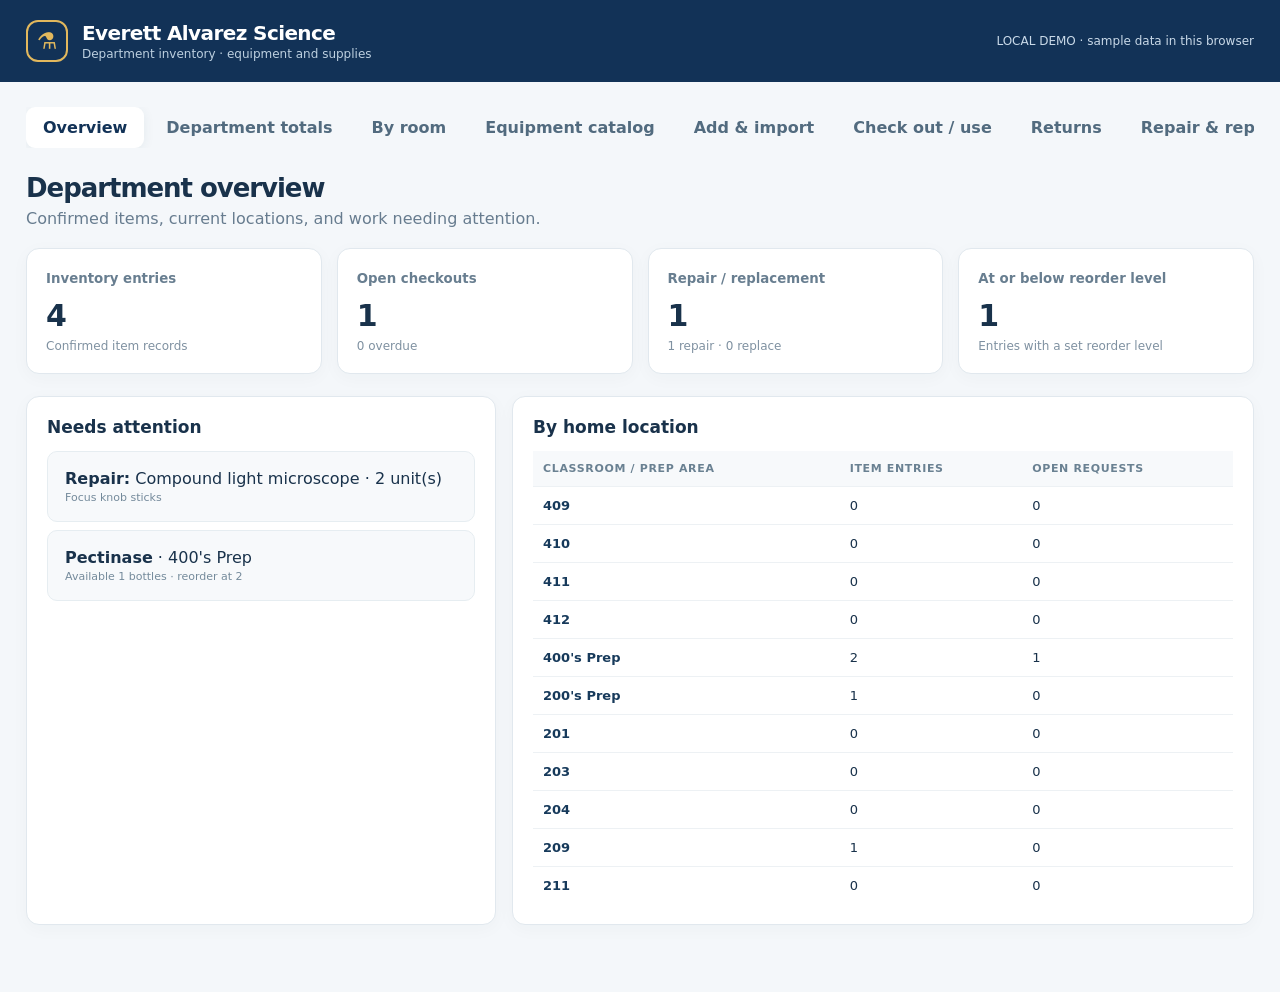
<file: apps-script/Index.html>
<!doctype html>
<html><head><meta charset="utf-8"><meta name="viewport" content="width=device-width,initial-scale=1">
<title>Everett Alvarez Science Department Inventory</title>
<style>
:root{font-family:Inter,ui-sans-serif,system-ui,-apple-system,Segoe UI,sans-serif;color:#19324b;background:#f4f7fa}*{box-sizing:border-box}body{margin:0}button,input,select,textarea{font:inherit}button{cursor:pointer}button:disabled{opacity:.55;cursor:wait}
.shell{max-width:1480px;margin:auto;padding:0 26px 50px}.top{background:#123257;color:white}.head{max-width:1480px;margin:auto;padding:20px 26px;display:flex;align-items:center;justify-content:space-between;gap:16px}.brand{display:flex;gap:14px;align-items:center}.mark{width:42px;height:42px;border:2px solid #e2b85d;color:#e2b85d;border-radius:12px;display:grid;place-items:center;font-size:23px}.brand b{font-size:20px;letter-spacing:-.03em}.brand small{display:block;color:#bdd0e0;font-size:12px;margin-top:2px}.head .hint{font-size:12px;color:#c9d9e8}.tabs{display:flex;gap:5px;overflow:auto;margin:25px 0}.tab{border:0;background:transparent;color:#526b7f;border-radius:9px;padding:11px 17px;font-weight:650;white-space:nowrap}.tab.active{color:#123257;background:#fff;box-shadow:0 2px 12px #1e415112}.title{display:flex;align-items:end;justify-content:space-between;gap:14px;margin:0 0 20px}.title h1{margin:0;font-size:26px;letter-spacing:-.04em}.muted{color:#677c8f}.title p{margin:6px 0 0}.btn{background:#123e69;color:white;border:1px solid #123e69;border-radius:9px;padding:10px 15px;font-weight:650}.btn:hover{background:#0c3154}.btn.secondary{background:white;border-color:#cbd7df;color:#234562}.btn.gold{background:#e5b758;border-color:#e5b758;color:#22394e}.btn.small{font-size:12px;padding:6px 9px}.btn.danger{color:#a13631}.row{display:flex;gap:10px;align-items:center;flex-wrap:wrap}.cards{display:grid;grid-template-columns:repeat(4,1fr);gap:15px;margin-bottom:22px}.card,.panel{background:#fff;border:1px solid #e1e8ee;border-radius:13px;box-shadow:0 4px 18px #19334b08}.card{padding:19px}.card small{color:#687e90;font-weight:650}.card strong{display:block;font-size:30px;margin:11px 0 2px;letter-spacing:-.04em}.card .sub{color:#7f91a1;font-size:12px}.panel{padding:20px;margin-bottom:17px}.panel h2{margin:0 0 14px;font-size:17px}.grid2{display:grid;grid-template-columns:1fr 1fr;gap:16px}.toolbar{display:flex;gap:10px;flex-wrap:wrap;margin-bottom:15px}.toolbar input{flex:1;min-width:215px}.field,input,select,textarea{border:1px solid #cbd7df;border-radius:8px;background:#fff;padding:10px;color:#19324b;min-width:0}textarea{width:100%;resize:vertical}.toolbar select{min-width:155px}label{display:block;font-size:12px;color:#425d72;font-weight:700;margin-bottom:6px}label input,label select,label textarea{display:block;width:100%;margin-top:6px;font-weight:400}.formgrid{display:grid;grid-template-columns:repeat(2,minmax(0,1fr));gap:12px 17px}.full{grid-column:1/-1}.formactions{margin-top:18px;display:flex;gap:9px;justify-content:flex-end}.tablewrap{overflow:auto}table{width:100%;border-collapse:collapse;text-align:left;min-width:700px}th{color:#6a8192;font-size:11px;letter-spacing:.06em;text-transform:uppercase;background:#f7f9fb;font-weight:750}td,th{padding:11px 10px;border-bottom:1px solid #edf1f4;vertical-align:middle}td{font-size:13px}tr:last-child td{border-bottom:0}.itemname{font-weight:700;color:#173a5b}.detail{font-size:11px;color:#748a9b;margin-top:3px}.pill{display:inline-block;border-radius:99px;padding:4px 9px;background:#e9f2fa;color:#24557b;font-size:11px;font-weight:700}.pill.warn{background:#fff0db;color:#9b5c17}.pill.red{background:#fce9e8;color:#ae3d39}.pill.green{background:#e8f6ed;color:#26764a}.empty{text-align:center;color:#72899b;padding:30px}.notice{padding:12px 14px;border-radius:9px;background:#e9f4ec;color:#205d40;margin:0 0 15px}.notice.error{background:#fce9e8;color:#a23430}.warningbox{background:#fff8e8;border-left:3px solid #dcac4e;padding:11px 13px;color:#76551d;font-size:13px}.box{background:#f7f9fb;border:1px solid #e6edf1;border-radius:10px;padding:17px}.box p{line-height:1.5}.steps{margin:0;padding-left:20px;line-height:1.85;color:#456076}dialog{border:1px solid #dbe5ec;border-radius:15px;padding:0;box-shadow:0 24px 70px #071b3180;width:min(660px,calc(100vw - 24px));max-height:90vh}dialog::backdrop{background:#0d2336a8}.modalhead{padding:18px 22px;background:#f7f9fb;border-bottom:1px solid #e6edf1;display:flex;justify-content:space-between;align-items:center}.modalhead h2{margin:0;font-size:19px}.modalbody{padding:20px 22px;overflow:auto;max-height:calc(90vh - 65px)}.close{border:0;background:transparent;font-size:24px;color:#627b8e}.csv-preview{max-height:270px;overflow:auto}a{color:#1e608f}.right{text-align:right}input[type=file]{width:100%}@media(max-width:850px){.cards{grid-template-columns:repeat(2,1fr)}.grid2{grid-template-columns:1fr}.head .hint{display:none}}@media(max-width:540px){.shell{padding:0 13px 35px}.head{padding:15px}.cards{gap:9px}.card{padding:13px}.card strong{font-size:24px}.formgrid{grid-template-columns:1fr}.full{grid-column:auto}.title{align-items:start;flex-direction:column}}
</style></head><body>
<header class="top"><div class="head"><div class="brand"><div class="mark">⚗</div><div><b>Everett Alvarez Science</b><small>Department inventory · equipment and supplies</small></div></div><span class="hint" id="mode"></span></div></header>
<main class="shell"><nav class="tabs" id="tabs"></nav><div id="notice"></div><div id="view"></div></main><dialog id="modal"></dialog>
<script>
const CATEGORIES=['Equipment','Glassware','Biology equipment','Biology supplies','Plasticware & containers','Safety & facilities','Chemicals','Models & specimens','Consumables','PPE & safety','Technology','Other'];
const HEADERS=['sku','name','category','kind','quantity','unit','location','storage','minStock','manufacturer','catalogNumber','hazard','expiration','notes'];
const EXPORT_HEADERS=[...HEADERS,'checkedOut','needsRepair','needsReplacement'];
const ROOMS=['409','410','411','412',"400's Prep","200's Prep",'201','203','204','209','211'];
const DEMO_CATALOG=[{"category":"Glassware","name":"Beaker, low form borosilicate — 50 mL","kind":"Reusable","unit":"each","courses":"General science; AP Biology; AP Chemistry","notes":""},{"category":"Glassware","name":"Beaker, low form borosilicate — 100 mL","kind":"Reusable","unit":"each","courses":"General science; AP Biology; AP Chemistry","notes":""},{"category":"Glassware","name":"Beaker, low form borosilicate — 150 mL","kind":"Reusable","unit":"each","courses":"General science; AP Biology; AP Chemistry","notes":""},{"category":"Glassware","name":"Beaker, low form borosilicate — 250 mL","kind":"Reusable","unit":"each","courses":"General science; AP Biology; AP Chemistry","notes":""},{"category":"Glassware","name":"Beaker, low form borosilicate — 400 mL","kind":"Reusable","unit":"each","courses":"General science; AP Biology; AP Chemistry","notes":""},{"category":"Glassware","name":"Beaker, low form borosilicate — 600 mL","kind":"Reusable","unit":"each","courses":"General science; AP Biology; AP Chemistry","notes":""},{"category":"Glassware","name":"Beaker, low form borosilicate — 1,000 mL","kind":"Reusable","unit":"each","courses":"General science; AP Biology; AP Chemistry","notes":""},{"category":"Glassware","name":"Beaker, low form borosilicate — 2,000 mL","kind":"Reusable","unit":"each","courses":"General science; AP Biology; AP Chemistry","notes":""},{"category":"Glassware","name":"Erlenmeyer flask, borosilicate — 50 mL","kind":"Reusable","unit":"each","courses":"General science; AP Biology; AP Chemistry","notes":""},{"category":"Glassware","name":"Erlenmeyer flask, borosilicate — 125 mL","kind":"Reusable","unit":"each","courses":"General science; AP Biology; AP Chemistry","notes":""},{"category":"Glassware","name":"Erlenmeyer flask, borosilicate — 250 mL","kind":"Reusable","unit":"each","courses":"General science; AP Biology; AP Chemistry","notes":""},{"category":"Glassware","name":"Erlenmeyer flask, borosilicate — 500 mL","kind":"Reusable","unit":"each","courses":"General science; AP Biology; AP Chemistry","notes":""},{"category":"Glassware","name":"Erlenmeyer flask, borosilicate — 1,000 mL","kind":"Reusable","unit":"each","courses":"General science; AP Biology; AP Chemistry","notes":""},{"category":"Glassware","name":"Erlenmeyer flask, borosilicate — 2,000 mL","kind":"Reusable","unit":"each","courses":"General science; AP Biology; AP Chemistry","notes":""},{"category":"Glassware","name":"Graduated cylinder, glass — 10 mL","kind":"Reusable","unit":"each","courses":"General science; AP Biology; AP Chemistry","notes":""},{"category":"Glassware","name":"Graduated cylinder, glass — 25 mL","kind":"Reusable","unit":"each","courses":"General science; AP Biology; AP Chemistry","notes":""},{"category":"Glassware","name":"Graduated cylinder, glass — 50 mL","kind":"Reusable","unit":"each","courses":"General science; AP Biology; AP Chemistry","notes":""},{"category":"Glassware","name":"Graduated cylinder, glass — 100 mL","kind":"Reusable","unit":"each","courses":"General science; AP Biology; AP Chemistry","notes":""},{"category":"Glassware","name":"Graduated cylinder, glass — 250 mL","kind":"Reusable","unit":"each","courses":"General science; AP Biology; AP Chemistry","notes":""},{"category":"Glassware","name":"Graduated cylinder, glass — 500 mL","kind":"Reusable","unit":"each","courses":"General science; AP Biology; AP Chemistry","notes":""},{"category":"Glassware","name":"Graduated cylinder, glass — 1,000 mL","kind":"Reusable","unit":"each","courses":"General science; AP Biology; AP Chemistry","notes":""},{"category":"Glassware","name":"Graduated cylinder, plastic — 10 mL","kind":"Reusable","unit":"each","courses":"General science; AP Biology; AP Chemistry","notes":""},{"category":"Glassware","name":"Graduated cylinder, plastic — 25 mL","kind":"Reusable","unit":"each","courses":"General science; AP Biology; AP Chemistry","notes":""},{"category":"Glassware","name":"Graduated cylinder, plastic — 50 mL","kind":"Reusable","unit":"each","courses":"General science; AP Biology; AP Chemistry","notes":""},{"category":"Glassware","name":"Graduated cylinder, plastic — 100 mL","kind":"Reusable","unit":"each","courses":"General science; AP Biology; AP Chemistry","notes":""},{"category":"Glassware","name":"Graduated cylinder, plastic — 250 mL","kind":"Reusable","unit":"each","courses":"General science; AP Biology; AP Chemistry","notes":""},{"category":"Glassware","name":"Graduated cylinder, plastic — 500 mL","kind":"Reusable","unit":"each","courses":"General science; AP Biology; AP Chemistry","notes":""},{"category":"Glassware","name":"Graduated cylinder, plastic — 1,000 mL","kind":"Reusable","unit":"each","courses":"General science; AP Biology; AP Chemistry","notes":""},{"category":"Glassware","name":"Volumetric flask, Class A — 10 mL","kind":"Reusable","unit":"each","courses":"AP Chemistry","notes":"Record grade if not Class A; use stoppers sized to neck."},{"category":"Glassware","name":"Volumetric flask, Class A — 25 mL","kind":"Reusable","unit":"each","courses":"AP Chemistry","notes":"Record grade if not Class A; use stoppers sized to neck."},{"category":"Glassware","name":"Volumetric flask, Class A — 50 mL","kind":"Reusable","unit":"each","courses":"AP Chemistry","notes":"Record grade if not Class A; use stoppers sized to neck."},{"category":"Glassware","name":"Volumetric flask, Class A — 100 mL","kind":"Reusable","unit":"each","courses":"AP Chemistry","notes":"Record grade if not Class A; use stoppers sized to neck."},{"category":"Glassware","name":"Volumetric flask, Class A — 250 mL","kind":"Reusable","unit":"each","courses":"AP Chemistry","notes":"Record grade if not Class A; use stoppers sized to neck."},{"category":"Glassware","name":"Volumetric flask, Class A — 500 mL","kind":"Reusable","unit":"each","courses":"AP Chemistry","notes":"Record grade if not Class A; use stoppers sized to neck."},{"category":"Glassware","name":"Volumetric flask, Class A — 1,000 mL","kind":"Reusable","unit":"each","courses":"AP Chemistry","notes":"Record grade if not Class A; use stoppers sized to neck."},{"category":"Glassware","name":"Buret, graduated — 25 mL","kind":"Reusable","unit":"each","courses":"General chemistry; AP Chemistry","notes":"Record glass vs plastic and stopcock material if relevant."},{"category":"Glassware","name":"Buret, graduated — 50 mL","kind":"Reusable","unit":"each","courses":"General chemistry; AP Chemistry","notes":"Record glass vs plastic and stopcock material if relevant."},{"category":"Glassware","name":"Volumetric pipet, transfer — 1 mL","kind":"Reusable","unit":"each","courses":"AP Chemistry","notes":""},{"category":"Glassware","name":"Volumetric pipet, transfer — 2 mL","kind":"Reusable","unit":"each","courses":"AP Chemistry","notes":""},{"category":"Glassware","name":"Volumetric pipet, transfer — 5 mL","kind":"Reusable","unit":"each","courses":"AP Chemistry","notes":""},{"category":"Glassware","name":"Volumetric pipet, transfer — 10 mL","kind":"Reusable","unit":"each","courses":"AP Chemistry","notes":""},{"category":"Glassware","name":"Volumetric pipet, transfer — 25 mL","kind":"Reusable","unit":"each","courses":"AP Chemistry","notes":""},{"category":"Glassware","name":"Volumetric pipet, transfer — 50 mL","kind":"Reusable","unit":"each","courses":"AP Chemistry","notes":""},{"category":"Glassware","name":"Graduated pipet — 1 mL","kind":"Reusable","unit":"each","courses":"AP Chemistry","notes":""},{"category":"Glassware","name":"Graduated pipet — 5 mL","kind":"Reusable","unit":"each","courses":"AP Chemistry","notes":""},{"category":"Glassware","name":"Graduated pipet — 10 mL","kind":"Reusable","unit":"each","courses":"AP Chemistry","notes":""},{"category":"Glassware","name":"Graduated pipet — 25 mL","kind":"Reusable","unit":"each","courses":"AP Chemistry","notes":""},{"category":"Glassware","name":"Test tube, glass — 10 × 75 mm","kind":"Reusable","unit":"each","courses":"General science; AP Biology; AP Chemistry","notes":""},{"category":"Glassware","name":"Test tube, glass — 13 × 100 mm","kind":"Reusable","unit":"each","courses":"General science; AP Biology; AP Chemistry","notes":""},{"category":"Glassware","name":"Test tube, glass — 16 × 150 mm","kind":"Reusable","unit":"each","courses":"General science; AP Biology; AP Chemistry","notes":""},{"category":"Glassware","name":"Test tube, glass — 18 × 150 mm","kind":"Reusable","unit":"each","courses":"General science; AP Biology; AP Chemistry","notes":""},{"category":"Glassware","name":"Test tube, glass — 25 × 150 mm","kind":"Reusable","unit":"each","courses":"General science; AP Biology; AP Chemistry","notes":""},{"category":"Glassware","name":"Culture tube, screw cap — 13 × 100 mm","kind":"Reusable","unit":"each","courses":"General biology; AP Biology","notes":""},{"category":"Glassware","name":"Culture tube, screw cap — 16 × 125 mm","kind":"Reusable","unit":"each","courses":"General biology; AP Biology","notes":""},{"category":"Glassware","name":"Culture tube, screw cap — 20 × 150 mm","kind":"Reusable","unit":"each","courses":"General biology; AP Biology","notes":""},{"category":"Glassware","name":"Reagent bottle, glass — 125 mL","kind":"Reusable","unit":"each","courses":"General science; AP Biology; AP Chemistry","notes":"Inventory only; do not use as chemical substance records."},{"category":"Glassware","name":"Reagent bottle, glass — 250 mL","kind":"Reusable","unit":"each","courses":"General science; AP Biology; AP Chemistry","notes":"Inventory only; do not use as chemical substance records."},{"category":"Glassware","name":"Reagent bottle, glass — 500 mL","kind":"Reusable","unit":"each","courses":"General science; AP Biology; AP Chemistry","notes":"Inventory only; do not use as chemical substance records."},{"category":"Glassware","name":"Reagent bottle, glass — 1,000 mL","kind":"Reusable","unit":"each","courses":"General science; AP Biology; AP Chemistry","notes":"Inventory only; do not use as chemical substance records."},{"category":"Glassware","name":"Watch glass — 75 mm","kind":"Reusable","unit":"each","courses":"General science; AP Biology; AP Chemistry","notes":""},{"category":"Glassware","name":"Watch glass — 90 mm","kind":"Reusable","unit":"each","courses":"General science; AP Biology; AP Chemistry","notes":""},{"category":"Glassware","name":"Watch glass — 100 mm","kind":"Reusable","unit":"each","courses":"General science; AP Biology; AP Chemistry","notes":""},{"category":"Glassware","name":"Watch glass — 125 mm","kind":"Reusable","unit":"each","courses":"General science; AP Biology; AP Chemistry","notes":""},{"category":"Glassware","name":"Glass stirring rod — 150 mm","kind":"Reusable","unit":"each","courses":"General science; AP Biology; AP Chemistry","notes":""},{"category":"Glassware","name":"Glass stirring rod — 200 mm","kind":"Reusable","unit":"each","courses":"General science; AP Biology; AP Chemistry","notes":""},{"category":"Glassware","name":"Glass stirring rod — 300 mm","kind":"Reusable","unit":"each","courses":"General science; AP Biology; AP Chemistry","notes":""},{"category":"Glassware","name":"Glass funnel, short stem — 50 mm","kind":"Reusable","unit":"each","courses":"General science; AP Biology; AP Chemistry","notes":""},{"category":"Glassware","name":"Glass funnel, short stem — 75 mm","kind":"Reusable","unit":"each","courses":"General science; AP Biology; AP Chemistry","notes":""},{"category":"Glassware","name":"Glass funnel, short stem — 100 mm","kind":"Reusable","unit":"each","courses":"General science; AP Biology; AP Chemistry","notes":""},{"category":"Glassware","name":"Separatory funnel — 125 mL","kind":"Reusable","unit":"each","courses":"AP Chemistry","notes":""},{"category":"Glassware","name":"Separatory funnel — 250 mL","kind":"Reusable","unit":"each","courses":"AP Chemistry","notes":""},{"category":"Glassware","name":"Separatory funnel — 500 mL","kind":"Reusable","unit":"each","courses":"AP Chemistry","notes":""},{"category":"Glassware","name":"Round-bottom flask — 100 mL","kind":"Reusable","unit":"each","courses":"AP Chemistry","notes":""},{"category":"Glassware","name":"Round-bottom flask — 250 mL","kind":"Reusable","unit":"each","courses":"AP Chemistry","notes":""},{"category":"Glassware","name":"Round-bottom flask — 500 mL","kind":"Reusable","unit":"each","courses":"AP Chemistry","notes":""},{"category":"Glassware","name":"Petri dish, glass — 90 mm","kind":"Reusable","unit":"each","courses":"General biology; AP Biology","notes":""},{"category":"Glassware","name":"Petri dish, glass — 100 mm","kind":"Reusable","unit":"each","courses":"General biology; AP Biology","notes":""},{"category":"Glassware","name":"Spot plate, porcelain, 12-well","kind":"Reusable","unit":"each","courses":"General science; AP Biology; AP Chemistry","notes":""},{"category":"Glassware","name":"Spot plate, porcelain, 24-well","kind":"Reusable","unit":"each","courses":"General science; AP Biology; AP Chemistry","notes":""},{"category":"Glassware","name":"Evaporating dish, porcelain, 75 mL","kind":"Reusable","unit":"each","courses":"General science; AP Biology; AP Chemistry","notes":""},{"category":"Glassware","name":"Evaporating dish, porcelain, 125 mL","kind":"Reusable","unit":"each","courses":"General science; AP Biology; AP Chemistry","notes":""},{"category":"Glassware","name":"Crucible with lid, porcelain, 15 mL","kind":"Reusable","unit":"each","courses":"General science; AP Biology; AP Chemistry","notes":""},{"category":"Glassware","name":"Crucible with lid, porcelain, 30 mL","kind":"Reusable","unit":"each","courses":"General science; AP Biology; AP Chemistry","notes":""},{"category":"Glassware","name":"Mortar and pestle, porcelain, small","kind":"Reusable","unit":"each","courses":"General science; AP Biology; AP Chemistry","notes":""},{"category":"Glassware","name":"Mortar and pestle, porcelain, medium","kind":"Reusable","unit":"each","courses":"General science; AP Biology; AP Chemistry","notes":""},{"category":"Glassware","name":"Cuvette, glass, 10 mm path","kind":"Reusable","unit":"each","courses":"General science; AP Biology; AP Chemistry","notes":""},{"category":"Glassware","name":"Cuvette, plastic, 10 mm path","kind":"Reusable","unit":"each","courses":"General science; AP Biology; AP Chemistry","notes":""},{"category":"Equipment","name":"Electronic balance, 0.01 g readability","kind":"Reusable","unit":"each","courses":"General science; AP Biology; AP Chemistry","notes":""},{"category":"Equipment","name":"Electronic balance, 0.001 g readability","kind":"Reusable","unit":"each","courses":"General science; AP Biology; AP Chemistry","notes":""},{"category":"Equipment","name":"Analytical balance, 0.0001 g readability","kind":"Reusable","unit":"each","courses":"General science; AP Biology; AP Chemistry","notes":""},{"category":"Equipment","name":"Hot plate","kind":"Reusable","unit":"each","courses":"General science; AP Biology; AP Chemistry","notes":""},{"category":"Equipment","name":"Hot plate with magnetic stirrer","kind":"Reusable","unit":"each","courses":"General science; AP Biology; AP Chemistry","notes":""},{"category":"Equipment","name":"Magnetic stir bar, small","kind":"Reusable","unit":"each","courses":"General science; AP Biology; AP Chemistry","notes":""},{"category":"Equipment","name":"Magnetic stir bar, medium","kind":"Reusable","unit":"each","courses":"General science; AP Biology; AP Chemistry","notes":""},{"category":"Equipment","name":"Bunsen burner","kind":"Reusable","unit":"each","courses":"General science; AP Biology; AP Chemistry","notes":""},{"category":"Equipment","name":"Gas hose for burner","kind":"Reusable","unit":"each","courses":"General science; AP Biology; AP Chemistry","notes":""},{"category":"Equipment","name":"Burner striker","kind":"Reusable","unit":"each","courses":"General science; AP Biology; AP Chemistry","notes":""},{"category":"Equipment","name":"Ring stand, base and rod","kind":"Reusable","unit":"each","courses":"General science; AP Biology; AP Chemistry","notes":""},{"category":"Equipment","name":"Iron ring, small","kind":"Reusable","unit":"each","courses":"General science; AP Biology; AP Chemistry","notes":""},{"category":"Equipment","name":"Iron ring, medium","kind":"Reusable","unit":"each","courses":"General science; AP Biology; AP Chemistry","notes":""},{"category":"Equipment","name":"Buret clamp, single","kind":"Reusable","unit":"each","courses":"General science; AP Biology; AP Chemistry","notes":""},{"category":"Equipment","name":"Buret clamp, double","kind":"Reusable","unit":"each","courses":"General science; AP Biology; AP Chemistry","notes":""},{"category":"Equipment","name":"Utility clamp, three-prong","kind":"Reusable","unit":"each","courses":"General science; AP Biology; AP Chemistry","notes":""},{"category":"Equipment","name":"Clamp bosshead","kind":"Reusable","unit":"each","courses":"General science; AP Biology; AP Chemistry","notes":""},{"category":"Equipment","name":"Wire gauze, ceramic center","kind":"Reusable","unit":"each","courses":"General science; AP Biology; AP Chemistry","notes":""},{"category":"Equipment","name":"Clay triangle","kind":"Reusable","unit":"each","courses":"General science; AP Biology; AP Chemistry","notes":""},{"category":"Equipment","name":"Test tube rack, 12-place","kind":"Reusable","unit":"each","courses":"General science; AP Biology; AP Chemistry","notes":""},{"category":"Equipment","name":"Test tube rack, 24-place","kind":"Reusable","unit":"each","courses":"General science; AP Biology; AP Chemistry","notes":""},{"category":"Equipment","name":"Test tube holder","kind":"Reusable","unit":"each","courses":"General science; AP Biology; AP Chemistry","notes":""},{"category":"Equipment","name":"Test tube brush, small","kind":"Reusable","unit":"each","courses":"General science; AP Biology; AP Chemistry","notes":""},{"category":"Equipment","name":"Test tube brush, large","kind":"Reusable","unit":"each","courses":"General science; AP Biology; AP Chemistry","notes":""},{"category":"Equipment","name":"Beaker tongs","kind":"Reusable","unit":"each","courses":"General science; AP Biology; AP Chemistry","notes":""},{"category":"Equipment","name":"Crucible tongs","kind":"Reusable","unit":"each","courses":"General science; AP Biology; AP Chemistry","notes":""},{"category":"Equipment","name":"Forceps, straight","kind":"Reusable","unit":"each","courses":"General science; AP Biology; AP Chemistry","notes":""},{"category":"Equipment","name":"Forceps, fine tip","kind":"Reusable","unit":"each","courses":"General science; AP Biology; AP Chemistry","notes":""},{"category":"Equipment","name":"Scoopula","kind":"Reusable","unit":"each","courses":"General science; AP Biology; AP Chemistry","notes":""},{"category":"Equipment","name":"Microspatula","kind":"Reusable","unit":"each","courses":"General science; AP Biology; AP Chemistry","notes":""},{"category":"Equipment","name":"Scissors","kind":"Reusable","unit":"each","courses":"General science; AP Biology; AP Chemistry","notes":""},{"category":"Equipment","name":"Lab thermometer, digital probe","kind":"Reusable","unit":"each","courses":"General science; AP Biology; AP Chemistry","notes":""},{"category":"Equipment","name":"Lab thermometer, alcohol-filled","kind":"Reusable","unit":"each","courses":"General science; AP Biology; AP Chemistry","notes":""},{"category":"Equipment","name":"Digital timer","kind":"Reusable","unit":"each","courses":"General science; AP Biology; AP Chemistry","notes":""},{"category":"Equipment","name":"pH meter","kind":"Reusable","unit":"each","courses":"General science; AP Biology; AP Chemistry","notes":""},{"category":"Equipment","name":"pH probe","kind":"Reusable","unit":"each","courses":"General science; AP Biology; AP Chemistry","notes":""},{"category":"Equipment","name":"Conductivity probe","kind":"Reusable","unit":"each","courses":"General science; AP Biology; AP Chemistry","notes":""},{"category":"Equipment","name":"Temperature probe","kind":"Reusable","unit":"each","courses":"General science; AP Biology; AP Chemistry","notes":""},{"category":"Equipment","name":"Pressure sensor","kind":"Reusable","unit":"each","courses":"General science; AP Biology; AP Chemistry","notes":""},{"category":"Equipment","name":"Colorimeter","kind":"Reusable","unit":"each","courses":"General science; AP Biology; AP Chemistry","notes":""},{"category":"Equipment","name":"Visible-light spectrophotometer","kind":"Reusable","unit":"each","courses":"General science; AP Biology; AP Chemistry","notes":""},{"category":"Equipment","name":"Spectrophotometer cuvette rack","kind":"Reusable","unit":"each","courses":"General science; AP Biology; AP Chemistry","notes":""},{"category":"Equipment","name":"Water bath","kind":"Reusable","unit":"each","courses":"General science; AP Biology; AP Chemistry","notes":""},{"category":"Equipment","name":"Drying oven","kind":"Reusable","unit":"each","courses":"General science; AP Biology; AP Chemistry","notes":""},{"category":"Equipment","name":"Incubator","kind":"Reusable","unit":"each","courses":"General science; AP Biology; AP Chemistry","notes":""},{"category":"Equipment","name":"Refrigerator, lab use","kind":"Reusable","unit":"each","courses":"General science; AP Biology; AP Chemistry","notes":""},{"category":"Equipment","name":"Freezer, lab use","kind":"Reusable","unit":"each","courses":"General science; AP Biology; AP Chemistry","notes":""},{"category":"Equipment","name":"Vortex mixer","kind":"Reusable","unit":"each","courses":"General science; AP Biology; AP Chemistry","notes":""},{"category":"Equipment","name":"Centrifuge, benchtop","kind":"Reusable","unit":"each","courses":"General science; AP Biology; AP Chemistry","notes":""},{"category":"Equipment","name":"Microcentrifuge","kind":"Reusable","unit":"each","courses":"General science; AP Biology; AP Chemistry","notes":""},{"category":"Equipment","name":"Mini stirrer","kind":"Reusable","unit":"each","courses":"General science; AP Biology; AP Chemistry","notes":""},{"category":"Equipment","name":"Desiccator","kind":"Reusable","unit":"each","courses":"General science; AP Biology; AP Chemistry","notes":""},{"category":"Equipment","name":"Vacuum pump","kind":"Reusable","unit":"each","courses":"General science; AP Biology; AP Chemistry","notes":""},{"category":"Equipment","name":"Aspirator","kind":"Reusable","unit":"each","courses":"General science; AP Biology; AP Chemistry","notes":""},{"category":"Equipment","name":"Distillation condenser","kind":"Reusable","unit":"each","courses":"General science; AP Biology; AP Chemistry","notes":""},{"category":"Equipment","name":"Distillation adapter","kind":"Reusable","unit":"each","courses":"General science; AP Biology; AP Chemistry","notes":""},{"category":"Equipment","name":"Rubber stopper assortment","kind":"Reusable","unit":"each","courses":"General science; AP Biology; AP Chemistry","notes":""},{"category":"Equipment","name":"Cork stopper assortment","kind":"Reusable","unit":"each","courses":"General science; AP Biology; AP Chemistry","notes":""},{"category":"Equipment","name":"Pipette bulb / pump","kind":"Reusable","unit":"each","courses":"General science; AP Biology; AP Chemistry","notes":""},{"category":"Equipment","name":"Micropipette P20 (2–20 µL)","kind":"Reusable","unit":"each","courses":"General science; AP Biology; AP Chemistry","notes":""},{"category":"Equipment","name":"Micropipette P200 (20–200 µL)","kind":"Reusable","unit":"each","courses":"General science; AP Biology; AP Chemistry","notes":""},{"category":"Equipment","name":"Micropipette P1000 (100–1,000 µL)","kind":"Reusable","unit":"each","courses":"General science; AP Biology; AP Chemistry","notes":""},{"category":"Equipment","name":"Adjustable micropipette stand","kind":"Reusable","unit":"each","courses":"General science; AP Biology; AP Chemistry","notes":""},{"category":"Equipment","name":"Meter stick","kind":"Reusable","unit":"each","courses":"General science; AP Biology; AP Chemistry","notes":""},{"category":"Equipment","name":"Ruler, metric","kind":"Reusable","unit":"each","courses":"General science; AP Biology; AP Chemistry","notes":""},{"category":"Equipment","name":"Caliper, digital","kind":"Reusable","unit":"each","courses":"General science; AP Biology; AP Chemistry","notes":""},{"category":"Equipment","name":"Molecular model kit","kind":"Reusable","unit":"each","courses":"General science; AP Biology; AP Chemistry","notes":""},{"category":"Biology equipment","name":"Compound light microscope","kind":"Reusable","unit":"each","courses":"General biology; AP Biology","notes":""},{"category":"Biology equipment","name":"Dissecting / stereo microscope","kind":"Reusable","unit":"each","courses":"General biology; AP Biology","notes":""},{"category":"Biology equipment","name":"Microscope slide, plain glass","kind":"Reusable","unit":"each","courses":"General biology; AP Biology","notes":""},{"category":"Biology equipment","name":"Microscope slide, concavity glass","kind":"Reusable","unit":"each","courses":"General biology; AP Biology","notes":""},{"category":"Biology equipment","name":"Coverslip, glass, 18 × 18 mm","kind":"Reusable","unit":"each","courses":"General biology; AP Biology","notes":""},{"category":"Biology equipment","name":"Coverslip, glass, 22 × 22 mm","kind":"Reusable","unit":"each","courses":"General biology; AP Biology","notes":""},{"category":"Biology equipment","name":"Prepared slide collection","kind":"Reusable","unit":"each","courses":"General biology; AP Biology","notes":""},{"category":"Biology equipment","name":"Microscope camera","kind":"Reusable","unit":"each","courses":"General biology; AP Biology","notes":""},{"category":"Biology equipment","name":"Hand lens, 5×","kind":"Reusable","unit":"each","courses":"General biology; AP Biology","notes":""},{"category":"Biology equipment","name":"Hand lens, 10×","kind":"Reusable","unit":"each","courses":"General biology; AP Biology","notes":""},{"category":"Biology equipment","name":"Dissection tray","kind":"Reusable","unit":"each","courses":"General biology; AP Biology","notes":""},{"category":"Biology equipment","name":"Dissection tool set","kind":"Reusable","unit":"each","courses":"General biology; AP Biology","notes":""},{"category":"Biology equipment","name":"Scalpel handle","kind":"Reusable","unit":"each","courses":"General biology; AP Biology","notes":""},{"category":"Biology equipment","name":"Dissecting scissors","kind":"Reusable","unit":"each","courses":"General biology; AP Biology","notes":""},{"category":"Biology equipment","name":"Dissecting forceps","kind":"Reusable","unit":"each","courses":"General biology; AP Biology","notes":""},{"category":"Biology equipment","name":"Dissecting pins","kind":"Reusable","unit":"each","courses":"General biology; AP Biology","notes":""},{"category":"Biology equipment","name":"Gel electrophoresis chamber","kind":"Reusable","unit":"each","courses":"General biology; AP Biology","notes":""},{"category":"Biology equipment","name":"Gel casting tray and comb","kind":"Reusable","unit":"each","courses":"General biology; AP Biology","notes":""},{"category":"Biology equipment","name":"Electrophoresis power supply","kind":"Reusable","unit":"each","courses":"General biology; AP Biology","notes":""},{"category":"Biology equipment","name":"Blue-light transilluminator","kind":"Reusable","unit":"each","courses":"General biology; AP Biology","notes":""},{"category":"Biology equipment","name":"Microtube rack","kind":"Reusable","unit":"each","courses":"General biology; AP Biology","notes":""},{"category":"Biology equipment","name":"PCR tube rack","kind":"Reusable","unit":"each","courses":"General biology; AP Biology","notes":""},{"category":"Biology equipment","name":"Thermal cycler","kind":"Reusable","unit":"each","courses":"General biology; AP Biology","notes":""},{"category":"Biology equipment","name":"DNA model kit","kind":"Reusable","unit":"each","courses":"General biology; AP Biology","notes":""},{"category":"Biology equipment","name":"Cell model","kind":"Reusable","unit":"each","courses":"General biology; AP Biology","notes":""},{"category":"Biology equipment","name":"Anatomical model","kind":"Reusable","unit":"each","courses":"General biology; AP Biology","notes":""},{"category":"Biology equipment","name":"Respirometer chamber","kind":"Reusable","unit":"each","courses":"General biology; AP Biology","notes":""},{"category":"Biology equipment","name":"Dissolved oxygen probe","kind":"Reusable","unit":"each","courses":"General biology; AP Biology","notes":""},{"category":"Biology equipment","name":"Photosynthesis chamber / leaf disk syringe","kind":"Reusable","unit":"each","courses":"General biology; AP Biology","notes":""},{"category":"Biology equipment","name":"Spectrophotometer, biology use","kind":"Reusable","unit":"each","courses":"General biology; AP Biology","notes":""},{"category":"Biology equipment","name":"Hemocytometer","kind":"Reusable","unit":"each","courses":"General biology; AP Biology","notes":""},{"category":"Biology equipment","name":"Osmometer / diffusion chamber","kind":"Reusable","unit":"each","courses":"General biology; AP Biology","notes":""},{"category":"Biology equipment","name":"Potometer","kind":"Reusable","unit":"each","courses":"General biology; AP Biology","notes":""},{"category":"Biology equipment","name":"Environmental chamber","kind":"Reusable","unit":"each","courses":"General biology; AP Biology","notes":""},{"category":"Biology equipment","name":"Grow light","kind":"Reusable","unit":"each","courses":"General biology; AP Biology","notes":""},{"category":"Biology equipment","name":"Seed germination tray","kind":"Reusable","unit":"each","courses":"General biology; AP Biology","notes":""},{"category":"Biology equipment","name":"Field quadrat","kind":"Reusable","unit":"each","courses":"General biology; AP Biology","notes":""},{"category":"Biology equipment","name":"Transect tape","kind":"Reusable","unit":"each","courses":"General biology; AP Biology","notes":""},{"category":"Plasticware & containers","name":"Wash bottle, LDPE — 250 mL","kind":"Reusable","unit":"each","courses":"General science; AP Biology; AP Chemistry","notes":""},{"category":"Plasticware & containers","name":"Wash bottle, LDPE — 500 mL","kind":"Reusable","unit":"each","courses":"General science; AP Biology; AP Chemistry","notes":""},{"category":"Plasticware & containers","name":"Wash bottle, LDPE — 1,000 mL","kind":"Reusable","unit":"each","courses":"General science; AP Biology; AP Chemistry","notes":""},{"category":"Plasticware & containers","name":"Reagent bottle, plastic — 125 mL","kind":"Reusable","unit":"each","courses":"General science; AP Biology; AP Chemistry","notes":""},{"category":"Plasticware & containers","name":"Reagent bottle, plastic — 250 mL","kind":"Reusable","unit":"each","courses":"General science; AP Biology; AP Chemistry","notes":""},{"category":"Plasticware & containers","name":"Reagent bottle, plastic — 500 mL","kind":"Reusable","unit":"each","courses":"General science; AP Biology; AP Chemistry","notes":""},{"category":"Plasticware & containers","name":"Reagent bottle, plastic — 1,000 mL","kind":"Reusable","unit":"each","courses":"General science; AP Biology; AP Chemistry","notes":""},{"category":"Plasticware & containers","name":"Graduated transfer pipet, plastic — 1 mL","kind":"Consumable","unit":"packs","courses":"General science; AP Biology; AP Chemistry","notes":""},{"category":"Plasticware & containers","name":"Graduated transfer pipet, plastic — 3 mL","kind":"Consumable","unit":"packs","courses":"General science; AP Biology; AP Chemistry","notes":""},{"category":"Plasticware & containers","name":"Graduated transfer pipet, plastic — 5 mL","kind":"Consumable","unit":"packs","courses":"General science; AP Biology; AP Chemistry","notes":""},{"category":"Plasticware & containers","name":"Syringe, needleless — 1 mL","kind":"Reusable","unit":"each","courses":"General science; AP Biology; AP Chemistry","notes":""},{"category":"Plasticware & containers","name":"Syringe, needleless — 3 mL","kind":"Reusable","unit":"each","courses":"General science; AP Biology; AP Chemistry","notes":""},{"category":"Plasticware & containers","name":"Syringe, needleless — 10 mL","kind":"Reusable","unit":"each","courses":"General science; AP Biology; AP Chemistry","notes":""},{"category":"Plasticware & containers","name":"Syringe, needleless — 20 mL","kind":"Reusable","unit":"each","courses":"General science; AP Biology; AP Chemistry","notes":""},{"category":"Plasticware & containers","name":"Syringe, needleless — 60 mL","kind":"Reusable","unit":"each","courses":"General science; AP Biology; AP Chemistry","notes":""},{"category":"Plasticware & containers","name":"Plastic sample cup — 30 mL","kind":"Consumable","unit":"packs","courses":"General science; AP Biology; AP Chemistry","notes":""},{"category":"Plasticware & containers","name":"Plastic sample cup — 60 mL","kind":"Consumable","unit":"packs","courses":"General science; AP Biology; AP Chemistry","notes":""},{"category":"Plasticware & containers","name":"Plastic sample cup — 120 mL","kind":"Consumable","unit":"packs","courses":"General science; AP Biology; AP Chemistry","notes":""},{"category":"Plasticware & containers","name":"Plastic sample cup — 250 mL","kind":"Consumable","unit":"packs","courses":"General science; AP Biology; AP Chemistry","notes":""},{"category":"Plasticware & containers","name":"Microcentrifuge tube — 0.5 mL","kind":"Consumable","unit":"boxes","courses":"General science; AP Biology; AP Chemistry","notes":""},{"category":"Plasticware & containers","name":"Microcentrifuge tube — 1.5 mL","kind":"Consumable","unit":"boxes","courses":"General science; AP Biology; AP Chemistry","notes":""},{"category":"Plasticware & containers","name":"Microcentrifuge tube — 2.0 mL","kind":"Consumable","unit":"boxes","courses":"General science; AP Biology; AP Chemistry","notes":""},{"category":"Plasticware & containers","name":"Centrifuge tube — 15 mL","kind":"Consumable","unit":"packs","courses":"General science; AP Biology; AP Chemistry","notes":""},{"category":"Plasticware & containers","name":"Centrifuge tube — 50 mL","kind":"Consumable","unit":"packs","courses":"General science; AP Biology; AP Chemistry","notes":""},{"category":"Plasticware & containers","name":"Petri dish, plastic, 90 mm","kind":"Consumable","unit":"packs","courses":"General science; AP Biology; AP Chemistry","notes":""},{"category":"Plasticware & containers","name":"Weigh boat, small","kind":"Consumable","unit":"packs","courses":"General science; AP Biology; AP Chemistry","notes":""},{"category":"Plasticware & containers","name":"Weigh boat, medium","kind":"Consumable","unit":"packs","courses":"General science; AP Biology; AP Chemistry","notes":""},{"category":"Plasticware & containers","name":"Weigh boat, large","kind":"Consumable","unit":"packs","courses":"General science; AP Biology; AP Chemistry","notes":""},{"category":"Plasticware & containers","name":"Parafilm roll","kind":"Consumable","unit":"packs","courses":"General science; AP Biology; AP Chemistry","notes":""},{"category":"Plasticware & containers","name":"Pipette tips, P20 compatible","kind":"Consumable","unit":"packs","courses":"General science; AP Biology; AP Chemistry","notes":""},{"category":"Plasticware & containers","name":"Pipette tips, P200 compatible","kind":"Consumable","unit":"packs","courses":"General science; AP Biology; AP Chemistry","notes":""},{"category":"Plasticware & containers","name":"Pipette tips, P1000 compatible","kind":"Consumable","unit":"packs","courses":"General science; AP Biology; AP Chemistry","notes":""},{"category":"Plasticware & containers","name":"Filter paper, qualitative","kind":"Consumable","unit":"packs","courses":"General science; AP Biology; AP Chemistry","notes":""},{"category":"Plasticware & containers","name":"Chromatography paper","kind":"Consumable","unit":"packs","courses":"General science; AP Biology; AP Chemistry","notes":""},{"category":"Plasticware & containers","name":"pH paper / strips","kind":"Consumable","unit":"packs","courses":"General science; AP Biology; AP Chemistry","notes":""},{"category":"Plasticware & containers","name":"Dialysis tubing","kind":"Consumable","unit":"packs","courses":"General science; AP Biology; AP Chemistry","notes":""},{"category":"Plasticware & containers","name":"Cotton swabs","kind":"Consumable","unit":"packs","courses":"General science; AP Biology; AP Chemistry","notes":""},{"category":"Plasticware & containers","name":"Wooden splints","kind":"Consumable","unit":"packs","courses":"General science; AP Biology; AP Chemistry","notes":""},{"category":"Plasticware & containers","name":"Disposable inoculating loops","kind":"Consumable","unit":"packs","courses":"General science; AP Biology; AP Chemistry","notes":""},{"category":"Safety & facilities","name":"Chemical splash goggles","kind":"Reusable","unit":"each","courses":"General science; AP Biology; AP Chemistry","notes":""},{"category":"Safety & facilities","name":"Safety glasses","kind":"Reusable","unit":"each","courses":"General science; AP Biology; AP Chemistry","notes":""},{"category":"Safety & facilities","name":"Lab apron","kind":"Reusable","unit":"each","courses":"General science; AP Biology; AP Chemistry","notes":""},{"category":"Safety & facilities","name":"Lab coat","kind":"Reusable","unit":"each","courses":"General science; AP Biology; AP Chemistry","notes":""},{"category":"Safety & facilities","name":"Heat-resistant gloves","kind":"Reusable","unit":"each","courses":"General science; AP Biology; AP Chemistry","notes":""},{"category":"Safety & facilities","name":"Nitrile gloves, small","kind":"Consumable","unit":"boxes","courses":"General science; AP Biology; AP Chemistry","notes":""},{"category":"Safety & facilities","name":"Nitrile gloves, medium","kind":"Consumable","unit":"boxes","courses":"General science; AP Biology; AP Chemistry","notes":""},{"category":"Safety & facilities","name":"Nitrile gloves, large","kind":"Consumable","unit":"boxes","courses":"General science; AP Biology; AP Chemistry","notes":""},{"category":"Safety & facilities","name":"Chemical-resistant gloves","kind":"Reusable","unit":"each","courses":"General science; AP Biology; AP Chemistry","notes":""},{"category":"Safety & facilities","name":"Face shield","kind":"Reusable","unit":"each","courses":"General science; AP Biology; AP Chemistry","notes":""},{"category":"Safety & facilities","name":"Eyewash station","kind":"Reusable","unit":"each","courses":"General science; AP Biology; AP Chemistry","notes":"Track inspection / service separately for fixed safety equipment."},{"category":"Safety & facilities","name":"Safety shower","kind":"Reusable","unit":"each","courses":"General science; AP Biology; AP Chemistry","notes":"Track inspection / service separately for fixed safety equipment."},{"category":"Safety & facilities","name":"Fire extinguisher","kind":"Reusable","unit":"each","courses":"General science; AP Biology; AP Chemistry","notes":"Track inspection / service separately for fixed safety equipment."},{"category":"Safety & facilities","name":"Fire blanket","kind":"Reusable","unit":"each","courses":"General science; AP Biology; AP Chemistry","notes":""},{"category":"Safety & facilities","name":"Spill kit, general","kind":"Reusable","unit":"each","courses":"General science; AP Biology; AP Chemistry","notes":""},{"category":"Safety & facilities","name":"Spill kit, acid/base","kind":"Reusable","unit":"each","courses":"General science; AP Biology; AP Chemistry","notes":""},{"category":"Safety & facilities","name":"Broken-glass disposal container","kind":"Reusable","unit":"each","courses":"General science; AP Biology; AP Chemistry","notes":""},{"category":"Safety & facilities","name":"Sharps disposal container","kind":"Reusable","unit":"each","courses":"General science; AP Biology; AP Chemistry","notes":""},{"category":"Safety & facilities","name":"Chemical waste bottle / carboy","kind":"Reusable","unit":"each","courses":"General science; AP Biology; AP Chemistry","notes":""},{"category":"Safety & facilities","name":"First aid kit","kind":"Reusable","unit":"each","courses":"General science; AP Biology; AP Chemistry","notes":""},{"category":"Safety & facilities","name":"Fume hood","kind":"Reusable","unit":"each","courses":"General science; AP Biology; AP Chemistry","notes":"Track inspection / service separately for fixed safety equipment."},{"category":"Safety & facilities","name":"Flammable storage cabinet","kind":"Reusable","unit":"each","courses":"General science; AP Biology; AP Chemistry","notes":""},{"category":"Safety & facilities","name":"Corrosives storage cabinet","kind":"Reusable","unit":"each","courses":"General science; AP Biology; AP Chemistry","notes":""},{"category":"Safety & facilities","name":"SDS binder / accessible station","kind":"Reusable","unit":"each","courses":"General science; AP Biology; AP Chemistry","notes":""},{"category":"Prior orders","name":"What’s in the Trunk? An Elephant Ivory Expedition (M3016TAE)","kind":"Review","unit":"each","courses":"","notes":"From orders or older inventory; confirm current stock and choose type."},{"category":"Prior orders","name":"BRCA Chronicles: Breast Cancer","kind":"Review","unit":"each","courses":"","notes":"From orders or older inventory; confirm current stock and choose type."},{"category":"Prior orders","name":"Amino Acid Starter","kind":"Review","unit":"each","courses":"","notes":"From orders or older inventory; confirm current stock and choose type."},{"category":"Prior orders","name":"Large DNA Playground","kind":"Review","unit":"each","courses":"","notes":"From orders or older inventory; confirm current stock and choose type."},{"category":"Prior orders","name":"Amino Labs Engineer-It Kit™","kind":"Review","unit":"each","courses":"","notes":"From orders or older inventory; confirm current stock and choose type."},{"category":"Prior orders","name":"Prepared Agar Cubes","kind":"Review","unit":"each","courses":"","notes":"From orders or older inventory; confirm current stock and choose type."},{"category":"Prior orders","name":"Algae Beads, Chlorella","kind":"Review","unit":"each","courses":"","notes":"From orders or older inventory; confirm current stock and choose type."},{"category":"Prior orders","name":"Bromothymol blue","kind":"Review","unit":"each","courses":"","notes":"From orders or older inventory; confirm current stock and choose type."},{"category":"Prior orders","name":"Wisconsin Fast Plants®: Seed Disks","kind":"Review","unit":"each","courses":"","notes":"From orders or older inventory; confirm current stock and choose type."},{"category":"Prior orders","name":"Let it Glow™ Bacterial Transformation","kind":"Review","unit":"each","courses":"","notes":"From orders or older inventory; confirm current stock and choose type."},{"category":"Prior orders","name":"SpiniOne Centrifuge, set of 5","kind":"Review","unit":"each","courses":"","notes":"From orders or older inventory; confirm current stock and choose type."},{"category":"Prior orders","name":"Blue-It Kit™, Large","kind":"Review","unit":"each","courses":"","notes":"From orders or older inventory; confirm current stock and choose type."},{"category":"Prior orders","name":"Modeling Clay - White","kind":"Review","unit":"each","courses":"","notes":"From orders or older inventory; confirm current stock and choose type."},{"category":"Prior orders","name":"Mod Podge Matte","kind":"Review","unit":"each","courses":"","notes":"From orders or older inventory; confirm current stock and choose type."},{"category":"Prior orders","name":"Stage Blood","kind":"Review","unit":"each","courses":"","notes":"From orders or older inventory; confirm current stock and choose type."},{"category":"Prior orders","name":"Gelatin Powder","kind":"Review","unit":"each","courses":"","notes":"From orders or older inventory; confirm current stock and choose type."},{"category":"Prior orders","name":"Carolina® Complete Advanced Biology Lab Package","kind":"Review","unit":"each","courses":"","notes":"From orders or older inventory; confirm current stock and choose type."},{"category":"Prior orders","name":"Chromosome Simulation Kit","kind":"Review","unit":"each","courses":"","notes":"From orders or older inventory; confirm current stock and choose type."},{"category":"Prior orders","name":"Carolina BioKits®: Drosophila","kind":"Review","unit":"each","courses":"","notes":"From orders or older inventory; confirm current stock and choose type."},{"category":"Prior orders","name":"Neliblu 2\" Earth Stress Balls, 2 Dozens - Globe Squeeze Ball for Stress Relief, Muscle Relaxation, Therapy - 24 World Stress Balls, Earth Day Gifts and Accessor","kind":"Review","unit":"each","courses":"","notes":"From orders or older inventory; confirm current stock and choose type."},{"category":"Prior orders","name":"BIC Cristal Xtra Smooth Ballpoint Pen, Medium Point (1.0mm), Blue, 24-Count by BIC (Office Product) |","kind":"Review","unit":"each","courses":"","notes":"From orders or older inventory; confirm current stock and choose type."},{"category":"Prior orders","name":"Borax 20 Mule Team Laundry Booster, Powder, 4 Pounds by 20 Mule Team Borax (Health and Beauty) |","kind":"Review","unit":"each","courses":"","notes":"From orders or older inventory; confirm current stock and choose type."},{"category":"Prior orders","name":"Avery 12 Tab Dividers for 3 Ring Binders, Customizable Table of Contents, Multicolor Tabs, 1 Set, 24 Packs (11843) by AVERY (Office Product) |","kind":"Review","unit":"each","courses":"","notes":"From orders or older inventory; confirm current stock and choose type."},{"category":"Prior orders","name":"IRIS USA 13 Qt Stackable Plastic Storage Bins with Lids, 6 Pack - BPA-Free, Made in USA - See-Through Organizing Solution, Latches, Durable Nestable Containers,","kind":"Review","unit":"each","courses":"","notes":"From orders or older inventory; confirm current stock and choose type."},{"category":"Prior orders","name":"ALEMHOP Chalk Markers Fine Tip - Chalkboad Markers - Liquid Chalk Markers Erasable - Chalk Markers for Blackboard Chalk Board First Day of School Board - Window","kind":"Review","unit":"each","courses":"","notes":"From orders or older inventory; confirm current stock and choose type."},{"category":"Prior orders","name":"Elmers Clear Liquid School Glue, Slime Glue, & Craft Glue Premium 1 Glue Gallon for School Supplies & Slime Supplies Washable Glue by Elmer's (Misc.) |","kind":"Review","unit":"each","courses":"","notes":"From orders or older inventory; confirm current stock and choose type."},{"category":"Prior orders","name":"600 PCS 16 Sheets Letter Stickers 2 Inch Large Alphabet Sticker Vinyl Self Adhesive Waterproof Number Sticker Suitable for Indoor Outdoor Mailbox Poster Crafts ","kind":"Review","unit":"each","courses":"","notes":"From orders or older inventory; confirm current stock and choose type."},{"category":"Prior orders","name":"BINDER™ Series BD Classic.Line - Standard-Incubator with Gravity Convection (BINDER™ 90100192)","kind":"Review","unit":"each","courses":"","notes":"From orders or older inventory; confirm current stock and choose type."},{"category":"Prior orders","name":"Carolina® Plant Environmental Chamber","kind":"Review","unit":"each","courses":"","notes":"From orders or older inventory; confirm current stock and choose type."},{"category":"Prior orders","name":"Worm Bedding 25 lbs","kind":"Review","unit":"each","courses":"","notes":"From orders or older inventory; confirm current stock and choose type."},{"category":"Prior orders","name":"Dremel - 3D45-EDU DigiLab 3D45","kind":"Review","unit":"each","courses":"","notes":"From orders or older inventory; confirm current stock and choose type."},{"category":"Prior orders","name":"3D Printer Filiment","kind":"Review","unit":"each","courses":"","notes":"From orders or older inventory; confirm current stock and choose type."},{"category":"Prior orders","name":"SUNLU PLA Filament 16 Color Bundle Multicolor, PLA 3D Printer Filament 1.75mm","kind":"Review","unit":"each","courses":"","notes":"From orders or older inventory; confirm current stock and choose type."},{"category":"Prior orders","name":"xTool S1","kind":"Review","unit":"each","courses":"","notes":"From orders or older inventory; confirm current stock and choose type."},{"category":"Prior orders","name":"xTool Ultimate Laser Material Kit","kind":"Review","unit":"each","courses":"","notes":"From orders or older inventory; confirm current stock and choose type."},{"category":"Prior orders","name":"Metal Engraving Blanks","kind":"Review","unit":"each","courses":"","notes":"From orders or older inventory; confirm current stock and choose type."},{"category":"Prior orders","name":"From a separate order:","kind":"Review","unit":"each","courses":"","notes":"From orders or older inventory; confirm current stock and choose type."},{"category":"Prior orders","name":"Laboratry Blender","kind":"Review","unit":"each","courses":"","notes":"From orders or older inventory; confirm current stock and choose type."},{"category":"Prior orders","name":"BoneClones® Primate Skulls with Lesson Plan","kind":"Review","unit":"each","courses":"","notes":"From orders or older inventory; confirm current stock and choose type."},{"category":"Prior orders","name":"MODEL SYNAPSE","kind":"Review","unit":"each","courses":"","notes":"From orders or older inventory; confirm current stock and choose type."},{"category":"Prior orders","name":"MODEL HIP JOINT XSECTION","kind":"Review","unit":"each","courses":"","notes":"From orders or older inventory; confirm current stock and choose type."},{"category":"Prior orders","name":"MODEL ELBOW JOINT XSECTION","kind":"Review","unit":"each","courses":"","notes":"From orders or older inventory; confirm current stock and choose type."},{"category":"Prior orders","name":"MODEL SHOULDER JOINT XSECTION","kind":"Review","unit":"each","courses":"","notes":"From orders or older inventory; confirm current stock and choose type."},{"category":"Prior orders","name":"MODEL COMPREHENSIVE LEG MUSCULATURE","kind":"Review","unit":"each","courses":"","notes":"From orders or older inventory; confirm current stock and choose type."},{"category":"Prior orders","name":"MODEL COMPREHENSIVE ARM MUSCULATURE","kind":"Review","unit":"each","courses":"","notes":"From orders or older inventory; confirm current stock and choose type."},{"category":"Prior orders","name":"MODEL COMPREHENSIVE","kind":"Review","unit":"each","courses":"","notes":"From orders or older inventory; confirm current stock and choose type."},{"category":"Prior orders","name":"MODEL NEUROANATOMY HEAD","kind":"Review","unit":"each","courses":"","notes":"From orders or older inventory; confirm current stock and choose type."},{"category":"Prior orders","name":"MODEL MUSCLE ACTION DEMO","kind":"Review","unit":"each","courses":"","notes":"From orders or older inventory; confirm current stock and choose type."},{"category":"Prior orders","name":"MODEL WARDS BLOOD COMPONENTS SET","kind":"Review","unit":"each","courses":"","notes":"From orders or older inventory; confirm current stock and choose type."},{"category":"Prior orders","name":"MODEL WARDS GLOMERULUS SECTIONS TUBULES","kind":"Review","unit":"each","courses":"","notes":"From orders or older inventory; confirm current stock and choose type."},{"category":"Prior orders","name":"MODEL WARDS INTESTINAL WALL","kind":"Review","unit":"each","courses":"","notes":"From orders or older inventory; confirm current stock and choose type."},{"category":"Prior orders","name":"MODEL MINI JOINT SET MUSCLED","kind":"Review","unit":"each","courses":"","notes":"From orders or older inventory; confirm current stock and choose type."},{"category":"Prior orders","name":"MODEL LUNG MICROSTRUCTURE","kind":"Review","unit":"each","courses":"","notes":"From orders or older inventory; confirm current stock and choose type."},{"category":"Prior orders","name":"MODEL VEIN/ARTERY STRUCTURE","kind":"Review","unit":"each","courses":"","notes":"From orders or older inventory; confirm current stock and choose type."},{"category":"Prior orders","name":"MODEL SARCOMERE","kind":"Review","unit":"each","courses":"","notes":"From orders or older inventory; confirm current stock and choose type."},{"category":"Prior orders","name":"MODEL HUMAN DIGESTIVE MICROANAT","kind":"Review","unit":"each","courses":"","notes":"From orders or older inventory; confirm current stock and choose type."},{"category":"Prior orders","name":"MODEL BONE STRUCTURE","kind":"Review","unit":"each","courses":"","notes":"From orders or older inventory; confirm current stock and choose type."},{"category":"Prior orders","name":"MODEL INTER FINGER STRUCTURE","kind":"Review","unit":"each","courses":"","notes":"From orders or older inventory; confirm current stock and choose type."},{"category":"Prior orders","name":"MODEL MUSCLED LEG","kind":"Review","unit":"each","courses":"","notes":"From orders or older inventory; confirm current stock and choose type."},{"category":"Prior orders","name":"MODEL SKIN SECTION","kind":"Review","unit":"each","courses":"","notes":"From orders or older inventory; confirm current stock and choose type."},{"category":"Prior orders","name":"MODEL MICROANATOMY EYE","kind":"Review","unit":"each","courses":"","notes":"From orders or older inventory; confirm current stock and choose type."},{"category":"Prior orders","name":"MODEL CROSS SECTION OF FOOT","kind":"Review","unit":"each","courses":"","notes":"From orders or older inventory; confirm current stock and choose type."},{"category":"Prior orders","name":"MODEL HUMERUS LEFT SIDE","kind":"Review","unit":"each","courses":"","notes":"From orders or older inventory; confirm current stock and choose type."},{"category":"Prior orders","name":"MODEL RADIUS LEFT SIDE","kind":"Review","unit":"each","courses":"","notes":"From orders or older inventory; confirm current stock and choose type."},{"category":"Prior orders","name":"MODEL ULNA LEFT SIDE","kind":"Review","unit":"each","courses":"","notes":"From orders or older inventory; confirm current stock and choose type."},{"category":"Prior orders","name":"MODEL SCAPULA LEFT SIDE","kind":"Review","unit":"each","courses":"","notes":"From orders or older inventory; confirm current stock and choose type."},{"category":"Prior orders","name":"MODEL CLAVICULA LEFT SIDE","kind":"Review","unit":"each","courses":"","notes":"From orders or older inventory; confirm current stock and choose type."},{"category":"Prior orders","name":"MODEL FEMUR LEFT SIDE","kind":"Review","unit":"each","courses":"","notes":"From orders or older inventory; confirm current stock and choose type."},{"category":"Prior orders","name":"MODEL TIBIA LEFT SIDE","kind":"Review","unit":"each","courses":"","notes":"From orders or older inventory; confirm current stock and choose type."},{"category":"Prior orders","name":"MODEL FIBULA LEFT SIDE","kind":"Review","unit":"each","courses":"","notes":"From orders or older inventory; confirm current stock and choose type."},{"category":"Prior orders","name":"MODEL PATELLA PAIR","kind":"Review","unit":"each","courses":"","notes":"From orders or older inventory; confirm current stock and choose type."},{"category":"Prior orders","name":"MODEL HUMERUS RIGHT SIDE","kind":"Review","unit":"each","courses":"","notes":"From orders or older inventory; confirm current stock and choose type."},{"category":"Prior orders","name":"MODEL RADIUS RIGHT SIDE","kind":"Review","unit":"each","courses":"","notes":"From orders or older inventory; confirm current stock and choose type."},{"category":"Prior orders","name":"MODEL ULNA RIGHT SIDE","kind":"Review","unit":"each","courses":"","notes":"From orders or older inventory; confirm current stock and choose type."},{"category":"Prior orders","name":"MODEL SCAPULA RIGHT SIDE","kind":"Review","unit":"each","courses":"","notes":"From orders or older inventory; confirm current stock and choose type."},{"category":"Prior orders","name":"MODEL CLAVICULA RIGHT SIDE","kind":"Review","unit":"each","courses":"","notes":"From orders or older inventory; confirm current stock and choose type."},{"category":"Prior orders","name":"MODEL FEMUR RIGHT SIDE","kind":"Review","unit":"each","courses":"","notes":"From orders or older inventory; confirm current stock and choose type."},{"category":"Prior orders","name":"MODEL TIBIA RIGHT SIDE","kind":"Review","unit":"each","courses":"","notes":"From orders or older inventory; confirm current stock and choose type."},{"category":"Prior orders","name":"MODEL FIBULA RIGHT SIDE","kind":"Review","unit":"each","courses":"","notes":"From orders or older inventory; confirm current stock and choose type."},{"category":"Prior orders","name":"MODEL ATLAS AND AXIS","kind":"Review","unit":"each","courses":"","notes":"From orders or older inventory; confirm current stock and choose type."},{"category":"Prior orders","name":"MODEL PAIR OF PELVIC BONES","kind":"Review","unit":"each","courses":"","notes":"From orders or older inventory; confirm current stock and choose type."},{"category":"Prior orders","name":"MODEL SACRUM AND COCCYX","kind":"Review","unit":"each","courses":"","notes":"From orders or older inventory; confirm current stock and choose type."},{"category":"Prior orders","name":"MODEL STERNUM","kind":"Review","unit":"each","courses":"","notes":"From orders or older inventory; confirm current stock and choose type."},{"category":"Prior orders","name":"ANKLE SPRAIN MODEL","kind":"Review","unit":"each","courses":"","notes":"From orders or older inventory; confirm current stock and choose type."},{"category":"Prior orders","name":"MODEL AFRICAN TORSO DUAL-SEX","kind":"Review","unit":"each","courses":"","notes":"From orders or older inventory; confirm current stock and choose type."},{"category":"Prior orders","name":"MODEL MICROANAT TONGUE","kind":"Review","unit":"each","courses":"","notes":"From orders or older inventory; confirm current stock and choose type."},{"category":"Prior orders","name":"OPTION 1 KIT","kind":"Review","unit":"each","courses":"","notes":"From orders or older inventory; confirm current stock and choose type."},{"category":"Prior orders","name":"OPTION 2 KIT","kind":"Review","unit":"each","courses":"","notes":"From orders or older inventory; confirm current stock and choose type."},{"category":"Prior orders","name":"SKIN KIT","kind":"Review","unit":"each","courses":"","notes":"From orders or older inventory; confirm current stock and choose type."},{"category":"Prior orders","name":"MUSCLE BUNDLE","kind":"Review","unit":"each","courses":"","notes":"From orders or older inventory; confirm current stock and choose type."},{"category":"Prior orders","name":"MUSCLE HISTOLOGY PLUS SLIDES","kind":"Review","unit":"each","courses":"","notes":"From orders or older inventory; confirm current stock and choose type."},{"category":"Prior orders","name":"MODEL DELUXE ASIAN DUAL SEX TORSO 18PART","kind":"Review","unit":"each","courses":"","notes":"From orders or older inventory; confirm current stock and choose type."},{"category":"Prior orders","name":"distiller","kind":"Review","unit":"each","courses":"","notes":"From orders or older inventory; confirm current stock and choose type."},{"category":"Prior orders","name":"Dice","kind":"Review","unit":"each","courses":"","notes":"From orders or older inventory; confirm current stock and choose type."},{"category":"Prior orders","name":"VermiHut Plus 5-Tray Worm Compost Bin","kind":"Review","unit":"each","courses":"","notes":"From orders or older inventory; confirm current stock and choose type."},{"category":"Prior orders","name":"Uncle Jim's Worm Farm Red Wiggler Composting Worms Mix","kind":"Review","unit":"each","courses":"","notes":"From orders or older inventory; confirm current stock and choose type."},{"category":"Prior orders","name":"Ice Maker Machine","kind":"Review","unit":"each","courses":"","notes":"From orders or older inventory; confirm current stock and choose type."},{"category":"Prior orders","name":"OpenSciEd Lab kits for Biology unit 2","kind":"Review","unit":"each","courses":"","notes":"From orders or older inventory; confirm current stock and choose type."},{"category":"Prior orders","name":"OpenSciEd Lab kits for Biology unit 3","kind":"Review","unit":"each","courses":"","notes":"From orders or older inventory; confirm current stock and choose type."},{"category":"Prior orders","name":"OpenSciEd Lab kits for Biology unit 4","kind":"Review","unit":"each","courses":"","notes":"From orders or older inventory; confirm current stock and choose type."},{"category":"Prior orders","name":"OpenSciEd Lab kits for Biology unit 5","kind":"Review","unit":"each","courses":"","notes":"From orders or older inventory; confirm current stock and choose type."},{"category":"Prior orders","name":"OpenSciEd Lab kits for Chemistry unit 1","kind":"Review","unit":"each","courses":"","notes":"From orders or older inventory; confirm current stock and choose type."},{"category":"Prior orders","name":"OpenSciEd Lab kits for Chemistry unit 2","kind":"Review","unit":"each","courses":"","notes":"From orders or older inventory; confirm current stock and choose type."},{"category":"Prior orders","name":"OpenSciEd Lab kits for Chemistry unit 3","kind":"Review","unit":"each","courses":"","notes":"From orders or older inventory; confirm current stock and choose type."},{"category":"Prior orders","name":"OpenSciEd Lab kits for Chemistry unit 4","kind":"Review","unit":"each","courses":"","notes":"From orders or older inventory; confirm current stock and choose type."},{"category":"Prior orders","name":"OpenSciEd Lab kits for Chemistry unit 5","kind":"Review","unit":"each","courses":"","notes":"From orders or older inventory; confirm current stock and choose type."},{"category":"Prior orders","name":"OpenSciEd Lab kits for Physics unit 1","kind":"Review","unit":"each","courses":"","notes":"From orders or older inventory; confirm current stock and choose type."},{"category":"Prior orders","name":"OpenSciEd Lab kits for Physics unit 2","kind":"Review","unit":"each","courses":"","notes":"From orders or older inventory; confirm current stock and choose type."},{"category":"Prior orders","name":"OpenSciEd Lab kits for Physics unit 3","kind":"Review","unit":"each","courses":"","notes":"From orders or older inventory; confirm current stock and choose type."},{"category":"Prior orders","name":"OpenSciEd Lab kits for Physics unit 4","kind":"Review","unit":"each","courses":"","notes":"From orders or older inventory; confirm current stock and choose type."},{"category":"Prior orders","name":"OpenSciEd Lab kits for Physics unit 5","kind":"Review","unit":"each","courses":"","notes":"From orders or older inventory; confirm current stock and choose type."},{"category":"Prior orders","name":"OpenSciEd Lab kits for Physics unit 6","kind":"Review","unit":"each","courses":"","notes":"From orders or older inventory; confirm current stock and choose type."},{"category":"Prior orders","name":"lab cart per classroom","kind":"Review","unit":"each","courses":"","notes":"From orders or older inventory; confirm current stock and choose type."},{"category":"Prior orders","name":"digital scales","kind":"Review","unit":"each","courses":"","notes":"From orders or older inventory; confirm current stock and choose type."},{"category":"Prior orders","name":"prisms","kind":"Review","unit":"each","courses":"","notes":"From orders or older inventory; confirm current stock and choose type."},{"category":"Prior orders","name":"cathode ray tube","kind":"Review","unit":"each","courses":"","notes":"From orders or older inventory; confirm current stock and choose type."},{"category":"Prior orders","name":"label maker","kind":"Review","unit":"each","courses":"","notes":"From orders or older inventory; confirm current stock and choose type."},{"category":"Prior orders","name":"AP Chemistry - 19 kit bundle","kind":"Review","unit":"each","courses":"","notes":"From orders or older inventory; confirm current stock and choose type."},{"category":"Prior orders","name":"Burets - 50 mL","kind":"Review","unit":"each","courses":"","notes":"From orders or older inventory; confirm current stock and choose type."},{"category":"Prior orders","name":"expo markers (one pack per teacher)","kind":"Review","unit":"each","courses":"","notes":"From orders or older inventory; confirm current stock and choose type."},{"category":"Prior orders","name":"Safe Spectrum Tube (air)","kind":"Review","unit":"each","courses":"","notes":"From orders or older inventory; confirm current stock and choose type."},{"category":"Prior orders","name":"Safe Spectrum Tube (argon)","kind":"Review","unit":"each","courses":"","notes":"From orders or older inventory; confirm current stock and choose type."},{"category":"Prior orders","name":"Safe Spectrum Tube (carbon dioxide)","kind":"Review","unit":"each","courses":"","notes":"From orders or older inventory; confirm current stock and choose type."},{"category":"Prior orders","name":"Safe Spectrum Tube (helium)","kind":"Review","unit":"each","courses":"","notes":"From orders or older inventory; confirm current stock and choose type."},{"category":"Prior orders","name":"Safe Spectrum Tube (hydrogen)","kind":"Review","unit":"each","courses":"","notes":"From orders or older inventory; confirm current stock and choose type."},{"category":"Prior orders","name":"Safe Spectrum Tube (neon)","kind":"Review","unit":"each","courses":"","notes":"From orders or older inventory; confirm current stock and choose type."},{"category":"Prior orders","name":"Safe Spectrum Tube (nitrogen)","kind":"Review","unit":"each","courses":"","notes":"From orders or older inventory; confirm current stock and choose type."},{"category":"Prior orders","name":"Safe Spectrum Tube (water vapor)","kind":"Review","unit":"each","courses":"","notes":"From orders or older inventory; confirm current stock and choose type."},{"category":"Prior orders","name":"Safe Spectrum System Single Tube Power Supply","kind":"Review","unit":"each","courses":"","notes":"From orders or older inventory; confirm current stock and choose type."},{"category":"Prior orders","name":"dropper bottles","kind":"Review","unit":"each","courses":"","notes":"From orders or older inventory; confirm current stock and choose type."},{"category":"Prior orders","name":"UV bulbs","kind":"Review","unit":"each","courses":"","notes":"From orders or older inventory; confirm current stock and choose type."},{"category":"Prior orders","name":"clamp lamps","kind":"Review","unit":"each","courses":"","notes":"From orders or older inventory; confirm current stock and choose type."},{"category":"Prior orders","name":"rubber pipet fillers","kind":"Review","unit":"each","courses":"","notes":"From orders or older inventory; confirm current stock and choose type."},{"category":"Prior orders","name":"batteries","kind":"Review","unit":"each","courses":"","notes":"From orders or older inventory; confirm current stock and choose type."},{"category":"Prior orders","name":"sandwich bags","kind":"Review","unit":"each","courses":"","notes":"From orders or older inventory; confirm current stock and choose type."},{"category":"Prior orders","name":"centrifuge","kind":"Review","unit":"each","courses":"","notes":"From orders or older inventory; confirm current stock and choose type."},{"category":"Prior orders","name":"hot water bath","kind":"Review","unit":"each","courses":"","notes":"From orders or older inventory; confirm current stock and choose type."},{"category":"Prior orders","name":"dropper bottles (50 pieces)","kind":"Review","unit":"each","courses":"","notes":"From orders or older inventory; confirm current stock and choose type."},{"category":"Prior orders","name":"uv bulbs (12 pack)","kind":"Review","unit":"each","courses":"","notes":"From orders or older inventory; confirm current stock and choose type."},{"category":"Prior orders","name":"2 pack clamp light","kind":"Review","unit":"each","courses":"","notes":"From orders or older inventory; confirm current stock and choose type."},{"category":"Prior orders","name":"Dissection tools","kind":"Review","unit":"each","courses":"","notes":"From orders or older inventory; confirm current stock and choose type."},{"category":"Prior orders","name":"HDMI microscope","kind":"Review","unit":"each","courses":"","notes":"From orders or older inventory; confirm current stock and choose type."},{"category":"Prior orders","name":"cathode ray tube (Argon)","kind":"Review","unit":"each","courses":"","notes":"From orders or older inventory; confirm current stock and choose type."},{"category":"Prior orders","name":"cathode ray tube (Carbon Dioxide)","kind":"Review","unit":"each","courses":"","notes":"From orders or older inventory; confirm current stock and choose type."},{"category":"Prior orders","name":"cathode ray tube (Helium)","kind":"Review","unit":"each","courses":"","notes":"From orders or older inventory; confirm current stock and choose type."},{"category":"Prior orders","name":"cathode ray tube (Hydrogen)","kind":"Review","unit":"each","courses":"","notes":"From orders or older inventory; confirm current stock and choose type."},{"category":"Prior orders","name":"cathode ray tube (Neon)","kind":"Review","unit":"each","courses":"","notes":"From orders or older inventory; confirm current stock and choose type."},{"category":"Prior orders","name":"cathode ray tube (Nitrogen)","kind":"Review","unit":"each","courses":"","notes":"From orders or older inventory; confirm current stock and choose type."},{"category":"Prior orders","name":"cathode ray tube (Water Vapor)","kind":"Review","unit":"each","courses":"","notes":"From orders or older inventory; confirm current stock and choose type."},{"category":"Prior orders","name":"OSE Biology Unit 2 kits","kind":"Review","unit":"each","courses":"","notes":"From orders or older inventory; confirm current stock and choose type."},{"category":"Prior orders","name":"OSE Biology Unit 2 session kit","kind":"Review","unit":"each","courses":"","notes":"From orders or older inventory; confirm current stock and choose type."},{"category":"Prior orders","name":"Bio Unit 2 Consumables","kind":"Review","unit":"each","courses":"","notes":"From orders or older inventory; confirm current stock and choose type."},{"category":"Prior orders","name":"OSE Biology unit 3 Kits","kind":"Review","unit":"each","courses":"","notes":"From orders or older inventory; confirm current stock and choose type."},{"category":"Prior orders","name":"BIo Unit 3 consumables","kind":"Review","unit":"each","courses":"","notes":"From orders or older inventory; confirm current stock and choose type."},{"category":"Prior orders","name":"OSE Biology Unit 4 kits","kind":"Review","unit":"each","courses":"","notes":"From orders or older inventory; confirm current stock and choose type."},{"category":"Prior orders","name":"Bio Unit 4 consumables","kind":"Review","unit":"each","courses":"","notes":"From orders or older inventory; confirm current stock and choose type."},{"category":"Prior orders","name":"OSE Biology unit 5 Kits","kind":"Review","unit":"each","courses":"","notes":"From orders or older inventory; confirm current stock and choose type."},{"category":"Prior orders","name":"Bio Unit 5 consumables","kind":"Review","unit":"each","courses":"","notes":"From orders or older inventory; confirm current stock and choose type."},{"category":"Prior orders","name":"OSE Chemistry unit 1 kits","kind":"Review","unit":"each","courses":"","notes":"From orders or older inventory; confirm current stock and choose type."},{"category":"Prior orders","name":"Chem Unit 1 consumables","kind":"Review","unit":"each","courses":"","notes":"From orders or older inventory; confirm current stock and choose type."},{"category":"Prior orders","name":"OSE Chemistry unit 2 kits","kind":"Review","unit":"each","courses":"","notes":"From orders or older inventory; confirm current stock and choose type."},{"category":"Prior orders","name":"Chem Unit 2 consumables","kind":"Review","unit":"each","courses":"","notes":"From orders or older inventory; confirm current stock and choose type."},{"category":"Prior orders","name":"OSE Chemistry unit 3 kits","kind":"Review","unit":"each","courses":"","notes":"From orders or older inventory; confirm current stock and choose type."},{"category":"Prior orders","name":"Chem Unit 3 consumables","kind":"Review","unit":"each","courses":"","notes":"From orders or older inventory; confirm current stock and choose type."},{"category":"Prior orders","name":"OSE Chemistry unit 4 kits","kind":"Review","unit":"each","courses":"","notes":"From orders or older inventory; confirm current stock and choose type."},{"category":"Prior orders","name":"Chem Unit 4 consumables","kind":"Review","unit":"each","courses":"","notes":"From orders or older inventory; confirm current stock and choose type."},{"category":"Prior orders","name":"OSE Chemistry unit 5 kits","kind":"Review","unit":"each","courses":"","notes":"From orders or older inventory; confirm current stock and choose type."},{"category":"Prior orders","name":"Chem Unit 5 consumables","kind":"Review","unit":"each","courses":"","notes":"From orders or older inventory; confirm current stock and choose type."},{"category":"Prior orders","name":"OSE Physics unit 1 kits","kind":"Review","unit":"each","courses":"","notes":"From orders or older inventory; confirm current stock and choose type."},{"category":"Prior orders","name":"Phys unit 1 consumables","kind":"Review","unit":"each","courses":"","notes":"From orders or older inventory; confirm current stock and choose type."},{"category":"Prior orders","name":"OSE Physics unit 2 kits","kind":"Review","unit":"each","courses":"","notes":"From orders or older inventory; confirm current stock and choose type."},{"category":"Prior orders","name":"Phys unit 2 consumables","kind":"Review","unit":"each","courses":"","notes":"From orders or older inventory; confirm current stock and choose type."},{"category":"Prior orders","name":"OSE Physics unit 3 kits","kind":"Review","unit":"each","courses":"","notes":"From orders or older inventory; confirm current stock and choose type."},{"category":"Prior orders","name":"Phys unit 3 consumables","kind":"Review","unit":"each","courses":"","notes":"From orders or older inventory; confirm current stock and choose type."},{"category":"Prior orders","name":"OSE Physics unit 4 kits","kind":"Review","unit":"each","courses":"","notes":"From orders or older inventory; confirm current stock and choose type."},{"category":"Prior orders","name":"Phys unit 4 consumables","kind":"Review","unit":"each","courses":"","notes":"From orders or older inventory; confirm current stock and choose type."},{"category":"Prior orders","name":"OSE Physics unit 5 kits","kind":"Review","unit":"each","courses":"","notes":"From orders or older inventory; confirm current stock and choose type."},{"category":"Prior orders","name":"Phys unit 5 consumables","kind":"Review","unit":"each","courses":"","notes":"From orders or older inventory; confirm current stock and choose type."},{"category":"Prior orders","name":"OSE Physics unit 6 kits","kind":"Review","unit":"each","courses":"","notes":"From orders or older inventory; confirm current stock and choose type."},{"category":"Prior orders","name":"Phys unit 6 consumables","kind":"Review","unit":"each","courses":"","notes":"From orders or older inventory; confirm current stock and choose type."},{"category":"Prior orders","name":"Acrylic Prism Sets","kind":"Review","unit":"each","courses":"","notes":"From orders or older inventory; confirm current stock and choose type."},{"category":"Prior orders","name":"Binoculars","kind":"Review","unit":"each","courses":"","notes":"From orders or older inventory; confirm current stock and choose type."},{"category":"Prior orders","name":"label maker tape refill","kind":"Review","unit":"each","courses":"","notes":"From orders or older inventory; confirm current stock and choose type."},{"category":"Prior orders","name":"expo markers (packs of four colors)","kind":"Review","unit":"each","courses":"","notes":"From orders or older inventory; confirm current stock and choose type."},{"category":"Prior orders","name":"hot water baths (10 L)","kind":"Review","unit":"each","courses":"","notes":"From orders or older inventory; confirm current stock and choose type."},{"category":"Prior orders","name":"MiniOne Electrophoresis System Classroom Set","kind":"Review","unit":"each","courses":"","notes":"From orders or older inventory; confirm current stock and choose type."},{"category":"Prior orders","name":"Grand Total","kind":"Review","unit":"each","courses":"","notes":"From orders or older inventory; confirm current stock and choose type."},{"category":"Prior orders","name":"Dice Set","kind":"Review","unit":"each","courses":"","notes":"From orders or older inventory; confirm current stock and choose type."},{"category":"Prior orders","name":"Sticky Tabs","kind":"Review","unit":"each","courses":"","notes":"From orders or older inventory; confirm current stock and choose type."},{"category":"Prior orders","name":"470004-822 -The Water Quality Educator and Monitoring Outfit","kind":"Review","unit":"each","courses":"","notes":"From orders or older inventory; confirm current stock and choose type."},{"category":"Prior orders","name":"470225-924 - Water Quality Educator Refill","kind":"Review","unit":"each","courses":"","notes":"From orders or older inventory; confirm current stock and choose type."},{"category":"Prior orders","name":"Sterilite 16428012 6 Quart/5.7 Liter Storage Box, White Lid with Clear Base (Pack of 12)","kind":"Review","unit":"each","courses":"","notes":"From orders or older inventory; confirm current stock and choose type."},{"category":"Prior orders","name":"1200Pcs Colored Page Markers,6Set Fluorescent Sticky Tabs in 10 Primary Color,Neon Sticky Notes Flags,Waterproof Writable Translucent Page Flags for Books,Noteb","kind":"Review","unit":"each","courses":"","notes":"From orders or older inventory; confirm current stock and choose type."},{"category":"Prior orders","name":"Micro Essential Hydrion 165/1-12 Wide Range pH Test Strip with Colorimetric Chart, 1-12 pH Range (Case of 10)","kind":"Review","unit":"each","courses":"","notes":"From orders or older inventory; confirm current stock and choose type."},{"category":"Prior orders","name":"MedPride Powder-Free Nitrile Exam Gloves, Medium, Box/100","kind":"Review","unit":"each","courses":"","notes":"From orders or older inventory; confirm current stock and choose type."},{"category":"Prior orders","name":"Pacific Blue Basic S-Fold Recycled Paper Towels by GP PRO (Georgia-Pacific), Brown, 23504, 250 Towels Per Pack, 16 Packs Per Case (4000 Total), 9.20\" x 10.20\"Pa","kind":"Review","unit":"each","courses":"","notes":"From orders or older inventory; confirm current stock and choose type."},{"category":"Prior orders","name":"Oxford Composition Notebooks, College Ruled Paper, 9-3/4\" x 7-1/2\", Black Marble Covers, 100 Sheets, 12 per Pack (63796)","kind":"Review","unit":"each","courses":"","notes":"From orders or older inventory; confirm current stock and choose type."},{"category":"Prior orders","name":"Universal Multifold Paper Towels","kind":"Review","unit":"each","courses":"","notes":"From orders or older inventory; confirm current stock and choose type."},{"category":"Prior orders","name":"Fine Point Sharpie (12 count pack of 24)","kind":"Review","unit":"each","courses":"","notes":"From orders or older inventory; confirm current stock and choose type."},{"category":"Prior orders","name":"tissues","kind":"Review","unit":"each","courses":"","notes":"From orders or older inventory; confirm current stock and choose type."},{"category":"Prior orders","name":"Pencils (pre-sharpened 144 pk)","kind":"Review","unit":"each","courses":"","notes":"From orders or older inventory; confirm current stock and choose type."},{"category":"Prior orders","name":"Canon CRG 055 Standard Capacity Toner Cartridge","kind":"Review","unit":"each","courses":"","notes":"From orders or older inventory; confirm current stock and choose type."},{"category":"Prior orders","name":"5000 Pcs Plastic Transfer Pipettes (1ml)","kind":"Review","unit":"each","courses":"","notes":"From orders or older inventory; confirm current stock and choose type."},{"category":"Prior orders","name":"1000 Pcs Plastic Transfer Pipettes Disposable (0.2ml)","kind":"Review","unit":"each","courses":"","notes":"From orders or older inventory; confirm current stock and choose type."},{"category":"Prior orders","name":"Notebooks","kind":"Review","unit":"each","courses":"","notes":"From orders or older inventory; confirm current stock and choose type."},{"category":"Prior orders","name":"Elmer's All Purpose School Glue Sticks","kind":"Review","unit":"each","courses":"","notes":"From orders or older inventory; confirm current stock and choose type."},{"category":"Prior orders","name":"Hair Ties","kind":"Review","unit":"each","courses":"","notes":"From orders or older inventory; confirm current stock and choose type."},{"category":"Prior orders","name":"Astrobrights Mega Collection, Colored Paper, Punchy Pastel Assortment, Expanded 6‑Colors, 624 Sheets, 24 lb/89 GSM, 8.5\" x 11\" - More Colors, More Sheets! (9164","kind":"Review","unit":"each","courses":"","notes":"From orders or older inventory; confirm current stock and choose type."},{"category":"Prior orders","name":"Astrobrights Mega Collection, Colored Paper, Unicorn Assortment, Expanded 6‑Colors, 624 Sheets, 24 lb/89 gsm, 8.5\" x 11\" - MORE COLORS, MORE SHEETS! (92061)","kind":"Review","unit":"each","courses":"","notes":"From orders or older inventory; confirm current stock and choose type."},{"category":"Prior orders","name":"Astrobrights Mega Collection, Colored Paper, \"Brilliant\" 5-Color Assortment, 625 Sheets, 24 lb/89 gsm, 8.5\" x 11 - MORE SHEETS! (91684)","kind":"Review","unit":"each","courses":"","notes":"From orders or older inventory; confirm current stock and choose type."},{"category":"Prior orders","name":"Astrobrights Mega Collection, Colored Paper,\"Classic\" 5-Color Assortment, 625 Sheets, 24 lb/89 gsm, 8.5\" x 11\" - MORE SHEETS! (91623)","kind":"Review","unit":"each","courses":"","notes":"From orders or older inventory; confirm current stock and choose type."},{"category":"Prior orders","name":"Astrobrights Mega Collection, Colored Paper, \"Joyful\" 5-Color Assortment, 625 Sheets, 24 lb/89 gsm, 8.5\" x 11\" - MORE SHEETS! (91624)","kind":"Review","unit":"each","courses":"","notes":"From orders or older inventory; confirm current stock and choose type."},{"category":"Prior orders","name":"Astrobrights Mega Collection Colored Paper, 8 ½ x 11, 24 lb/89 gsm, “Retro” 5-Color Assortment, 625 Ct. (91685)\"Amazon Exclusive\" - More Sheets! , Assorted","kind":"Review","unit":"each","courses":"","notes":"From orders or older inventory; confirm current stock and choose type."},{"category":"Prior orders","name":"Astrobrights Mega Collection, Colored Paper,\"Frosty\" 5-Color Assortment, 625 Sheets, 24 lb/89 gsm, 8.5\" x 11\" - MORE SHEETS! (91686), Assorted","kind":"Review","unit":"each","courses":"","notes":"From orders or older inventory; confirm current stock and choose type."},{"category":"Prior orders","name":"Astrobrights Mega Collection, Colored Paper, Bright Pink, 625 Sheets, 24 lb/89 gsm, 8.5\" x 11\" - MORE SHEETS! (91674)","kind":"Review","unit":"each","courses":"","notes":"From orders or older inventory; confirm current stock and choose type."},{"category":"Prior orders","name":"Astrobrights Mega Collection, Colored Paper, Neon Pink, 625 Sheets, 24 lb/89 gsm, 8.5\" x 11 - MORE SHEETS! (91673)","kind":"Review","unit":"each","courses":"","notes":"From orders or older inventory; confirm current stock and choose type."},{"category":"Prior orders","name":"Astrobrights Mega Collection, Colored Paper, Ultra Red, 625 Sheets, 24 lb/89 gsm, 8.5\" x 11\" - MORE SHEETS! (91692)","kind":"Review","unit":"each","courses":"","notes":"From orders or older inventory; confirm current stock and choose type."},{"category":"Prior orders","name":"Astrobrights Mega Collection, Colored Paper, Bright Orange, 625 Sheets, 24 lb/89 gsm, 8.5\" x 11\" - MORE SHEETS! (91619)","kind":"Review","unit":"each","courses":"","notes":"From orders or older inventory; confirm current stock and choose type."},{"category":"Prior orders","name":"Astrobrights Mega Collection Colored Paper, Neon Yellow, 625 Sheets, 24 lb/89 gsm, 8.5\" x 11\" - MORE SHEETS! (91676)","kind":"Review","unit":"each","courses":"","notes":"From orders or older inventory; confirm current stock and choose type."},{"category":"Prior orders","name":"Astrobrights Mega Collection, Colored Paper, Bright Yellow, 625 Sheets, 24 lb/89 gsm, 8.5\" x 11\" - MORE SHEETS! (91618)","kind":"Review","unit":"each","courses":"","notes":"From orders or older inventory; confirm current stock and choose type."},{"category":"Prior orders","name":"Astrobrights Mega Collection, Colored Paper, Ultra Green, 625 Sheets, 24 lb/89 gsm, 8.5\" x 11\" - MORE SHEETS! (91677)","kind":"Review","unit":"each","courses":"","notes":"From orders or older inventory; confirm current stock and choose type."},{"category":"Prior orders","name":"Astrobrights Mega Collection, Colored Paper, Neon Green, 625 Sheets, 24 lb/89 gsm, 8.5\" x 11\" - MORE SHEETS! (91672)","kind":"Review","unit":"each","courses":"","notes":"From orders or older inventory; confirm current stock and choose type."},{"category":"Prior orders","name":"Astrobrights Mega Collection, Colored Paper, Bright Green, 625 Sheets, 24 lb/89 gsm, 8.5\" x 11\" - MORE SHEETS! (91622)","kind":"Review","unit":"each","courses":"","notes":"From orders or older inventory; confirm current stock and choose type."},{"category":"Prior orders","name":"Astrobrights Mega Collection, Colored Paper, Punchy Pastel Blue Bliss, 625 Sheets, 24 lb./89 gsm, 8.5\" x 11\" - MORE SHEETS! (91730)","kind":"Review","unit":"each","courses":"","notes":"From orders or older inventory; confirm current stock and choose type."},{"category":"Prior orders","name":"Astrobrights Mega Collection, Colored Paper, Punchy Pastel Lemon Twirl, 625 Sheets, 24 lb./89 gsm, 8.5\" x 11\" - MORE SHEETS! (91731)","kind":"Review","unit":"each","courses":"","notes":"From orders or older inventory; confirm current stock and choose type."},{"category":"Prior orders","name":"Astrobrights Mega Collection, Colored Paper, Ultra Purple, 625 Sheets, 24 lb/89 gsm, 8.5\" x 11\" - MORE SHEETS! (91691)","kind":"Review","unit":"each","courses":"","notes":"From orders or older inventory; confirm current stock and choose type."},{"category":"Prior orders","name":"Astrobrights Mega Collection Colored Paper, 8 ½ x 11, 24 lb/89 gsm, Bright Purple, 625 Ct. (91675) \"Amazon Exclusive\" - More Sheets!'","kind":"Review","unit":"each","courses":"","notes":"From orders or older inventory; confirm current stock and choose type."},{"category":"Prior orders","name":"Astrobrights 65 lb. Cardstock Paper, 8.5-inch x 11-inch, Eclipse Black, 100 Sheets/Pack (22024-01)","kind":"Review","unit":"each","courses":"","notes":"From orders or older inventory; confirm current stock and choose type."},{"category":"Prior orders","name":"POGIL® Activities for AP® Chemistry","kind":"Review","unit":"each","courses":"","notes":"From orders or older inventory; confirm current stock and choose type."},{"category":"Prior orders","name":"Gravimetric Analysis of a Metal Carbonate","kind":"Review","unit":"each","courses":"","notes":"From orders or older inventory; confirm current stock and choose type."},{"category":"Prior orders","name":"Beer's Law and Colorimetry","kind":"Review","unit":"each","courses":"","notes":"From orders or older inventory; confirm current stock and choose type."},{"category":"Prior orders","name":"Determination of an Empirical Formula","kind":"Review","unit":"each","courses":"","notes":"From orders or older inventory; confirm current stock and choose type."},{"category":"Prior orders","name":"Redox Titration of Hydrogen Peroxide","kind":"Review","unit":"each","courses":"","notes":"From orders or older inventory; confirm current stock and choose type."},{"category":"Prior orders","name":"Titration of Acids and Bases","kind":"Review","unit":"each","courses":"","notes":"From orders or older inventory; confirm current stock and choose type."},{"category":"Prior orders","name":"Electrochemistry: Voltaic Cells","kind":"Review","unit":"each","courses":"","notes":"From orders or older inventory; confirm current stock and choose type."},{"category":"Prior orders","name":"Factors Affecting Reaction Rates","kind":"Review","unit":"each","courses":"","notes":"From orders or older inventory; confirm current stock and choose type."},{"category":"Prior orders","name":"Le Châtelier’s Principle","kind":"Review","unit":"each","courses":"","notes":"From orders or older inventory; confirm current stock and choose type."},{"category":"Prior orders","name":"Determination of an Equilibrium Constant","kind":"Review","unit":"each","courses":"","notes":"From orders or older inventory; confirm current stock and choose type."},{"category":"Prior orders","name":"Determination of the Solubility Product Constant","kind":"Review","unit":"each","courses":"","notes":"From orders or older inventory; confirm current stock and choose type."},{"category":"Prior orders","name":"Heat of Reaction: Hess’s Law","kind":"Review","unit":"each","courses":"","notes":"From orders or older inventory; confirm current stock and choose type."},{"category":"Prior orders","name":"Paper Chromatography of Amino Acids","kind":"Review","unit":"each","courses":"","notes":"From orders or older inventory; confirm current stock and choose type."},{"category":"Prior orders","name":"Qualitative Analysis of Anions and Cations","kind":"Review","unit":"each","courses":"","notes":"From orders or older inventory; confirm current stock and choose type."},{"category":"Prior orders","name":"filter funnel (buchner)","kind":"Review","unit":"each","courses":"","notes":"From orders or older inventory; confirm current stock and choose type."},{"category":"Prior orders","name":"pipet bulb/pipet filler","kind":"Review","unit":"each","courses":"","notes":"From orders or older inventory; confirm current stock and choose type."},{"category":"Prior orders","name":"volumetric flasks","kind":"Review","unit":"each","courses":"","notes":"From orders or older inventory; confirm current stock and choose type."},{"category":"Prior orders","name":"wax pencils","kind":"Review","unit":"each","courses":"","notes":"From orders or older inventory; confirm current stock and choose type."},{"category":"Prior orders","name":"50-ml burets","kind":"Review","unit":"each","courses":"","notes":"From orders or older inventory; confirm current stock and choose type."},{"category":"Prior orders","name":"dessicators","kind":"Review","unit":"each","courses":"","notes":"From orders or older inventory; confirm current stock and choose type."},{"category":"Prior orders","name":"magnetic stirrers","kind":"Review","unit":"each","courses":"","notes":"From orders or older inventory; confirm current stock and choose type."},{"category":"Prior orders","name":"weighing dishes","kind":"Review","unit":"each","courses":"","notes":"From orders or older inventory; confirm current stock and choose type."},{"category":"Prior orders","name":"6-well reaction plates","kind":"Review","unit":"each","courses":"","notes":"From orders or older inventory; confirm current stock and choose type."},{"category":"Prior orders","name":"steel wool","kind":"Review","unit":"each","courses":"","notes":"From orders or older inventory; confirm current stock and choose type."},{"category":"Prior orders","name":"24-well reaction plates","kind":"Review","unit":"each","courses":"","notes":"From orders or older inventory; confirm current stock and choose type."},{"category":"Prior orders","name":"test tube holders","kind":"Review","unit":"each","courses":"","notes":"From orders or older inventory; confirm current stock and choose type."},{"category":"Prior orders","name":"serological pipets","kind":"Review","unit":"each","courses":"","notes":"From orders or older inventory; confirm current stock and choose type."},{"category":"Prior orders","name":"lens paper","kind":"Review","unit":"each","courses":"","notes":"From orders or older inventory; confirm current stock and choose type."},{"category":"Prior orders","name":"microscope slides","kind":"Review","unit":"each","courses":"","notes":"From orders or older inventory; confirm current stock and choose type."},{"category":"Prior orders","name":"pipe stem triangle","kind":"Review","unit":"each","courses":"","notes":"From orders or older inventory; confirm current stock and choose type."},{"category":"Prior orders","name":"voltmeters","kind":"Review","unit":"each","courses":"","notes":"From orders or older inventory; confirm current stock and choose type."},{"category":"Prior orders","name":"buret clamps","kind":"Review","unit":"each","courses":"","notes":"From orders or older inventory; confirm current stock and choose type."},{"category":"Prior orders","name":"wire gauze w/ ceramic centers","kind":"Review","unit":"each","courses":"","notes":"From orders or older inventory; confirm current stock and choose type."},{"category":"Prior orders","name":"quantitative filter paper","kind":"Review","unit":"each","courses":"","notes":"From orders or older inventory; confirm current stock and choose type."},{"category":"Prior orders","name":"glass stirring rods","kind":"Review","unit":"each","courses":"","notes":"From orders or older inventory; confirm current stock and choose type."},{"category":"Prior orders","name":"crucible","kind":"Review","unit":"each","courses":"","notes":"From orders or older inventory; confirm current stock and choose type."},{"category":"Prior orders","name":"spatulas","kind":"Review","unit":"each","courses":"","notes":"From orders or older inventory; confirm current stock and choose type."},{"category":"Prior orders","name":"test tube stoppers","kind":"Review","unit":"each","courses":"","notes":"From orders or older inventory; confirm current stock and choose type."},{"category":"Prior orders","name":"pH 7 buffer solution","kind":"Review","unit":"each","courses":"","notes":"From orders or older inventory; confirm current stock and choose type."},{"category":"Prior orders","name":"13 x 150 mm test tubes","kind":"Review","unit":"each","courses":"","notes":"From orders or older inventory; confirm current stock and choose type."},{"category":"Prior orders","name":"13 x 100 mm test tubes","kind":"Review","unit":"each","courses":"","notes":"From orders or older inventory; confirm current stock and choose type."},{"category":"Prior orders","name":"storage bottle w/ caps","kind":"Review","unit":"each","courses":"","notes":"From orders or older inventory; confirm current stock and choose type."},{"category":"Prior orders","name":"cuvets","kind":"Review","unit":"each","courses":"","notes":"From orders or older inventory; confirm current stock and choose type."},{"category":"Prior orders","name":"Buffers and Beverages","kind":"Review","unit":"each","courses":"","notes":"From orders or older inventory; confirm current stock and choose type."},{"category":"Prior orders","name":"Food Coloring","kind":"Review","unit":"each","courses":"","notes":"From orders or older inventory; confirm current stock and choose type."},{"category":"Prior orders","name":"Gravel","kind":"Review","unit":"each","courses":"","notes":"From orders or older inventory; confirm current stock and choose type."},{"category":"Prior orders","name":"Vinegar","kind":"Review","unit":"each","courses":"","notes":"From orders or older inventory; confirm current stock and choose type."},{"category":"Prior orders","name":"2 Disinfecting Bleach Cleaners","kind":"Review","unit":"each","courses":"","notes":"From orders or older inventory; confirm current stock and choose type."},{"category":"Prior orders","name":"Elodea Densa","kind":"Review","unit":"each","courses":"","notes":"From orders or older inventory; confirm current stock and choose type."},{"category":"Prior orders","name":"plastic wrap","kind":"Review","unit":"each","courses":"","notes":"From orders or older inventory; confirm current stock and choose type."},{"category":"Prior orders","name":"bromothymol blue 0.04% aqueous","kind":"Review","unit":"each","courses":"","notes":"From orders or older inventory; confirm current stock and choose type."},{"category":"Prior orders","name":"rubber band","kind":"Review","unit":"each","courses":"","notes":"From orders or older inventory; confirm current stock and choose type."},{"category":"Prior orders","name":"alka-seltzer tablet","kind":"Review","unit":"each","courses":"","notes":"From orders or older inventory; confirm current stock and choose type."},{"category":"Prior orders","name":"permanent marker","kind":"Review","unit":"each","courses":"","notes":"From orders or older inventory; confirm current stock and choose type."},{"category":"Prior orders","name":"toothpicks","kind":"Review","unit":"each","courses":"","notes":"From orders or older inventory; confirm current stock and choose type."},{"category":"Prior orders","name":"Sunflower Seeds","kind":"Review","unit":"each","courses":"","notes":"From orders or older inventory; confirm current stock and choose type."},{"category":"Prior orders","name":"Coffee Filters","kind":"Review","unit":"each","courses":"","notes":"From orders or older inventory; confirm current stock and choose type."},{"category":"Prior orders","name":"Mini Plastic cups with Lids","kind":"Review","unit":"each","courses":"","notes":"From orders or older inventory; confirm current stock and choose type."},{"category":"Prior orders","name":"Plastic Spoons","kind":"Review","unit":"each","courses":"","notes":"From orders or older inventory; confirm current stock and choose type."},{"category":"Prior orders","name":"Baking Soda","kind":"Review","unit":"each","courses":"","notes":"From orders or older inventory; confirm current stock and choose type."},{"category":"Prior orders","name":"Dish Soap","kind":"Review","unit":"each","courses":"","notes":"From orders or older inventory; confirm current stock and choose type."},{"category":"Prior orders","name":"Population Growth Kit with Perishables","kind":"Review","unit":"each","courses":"","notes":"From orders or older inventory; confirm current stock and choose type."},{"category":"Prior orders","name":"Duckweed, Living Plant","kind":"Review","unit":"each","courses":"","notes":"From orders or older inventory; confirm current stock and choose type."},{"category":"Prior orders","name":"Ecologies Game","kind":"Review","unit":"each","courses":"","notes":"From orders or older inventory; confirm current stock and choose type."},{"category":"Prior orders","name":"Algae Beads Kit with Pershables","kind":"Review","unit":"each","courses":"","notes":"From orders or older inventory; confirm current stock and choose type."},{"category":"Prior orders","name":"Respiration Beads","kind":"Review","unit":"each","courses":"","notes":"From orders or older inventory; confirm current stock and choose type."},{"category":"Prior orders","name":"Pollution of Water Kit","kind":"Review","unit":"each","courses":"","notes":"From orders or older inventory; confirm current stock and choose type."},{"category":"Prior orders","name":"Genetic - Fast plants Kit","kind":"Review","unit":"each","courses":"","notes":"From orders or older inventory; confirm current stock and choose type."},{"category":"Prior orders","name":"Owl Pellet Dissection Kit","kind":"Review","unit":"each","courses":"","notes":"From orders or older inventory; confirm current stock and choose type."},{"category":"Prior orders","name":"Soil Samples","kind":"Review","unit":"each","courses":"","notes":"From orders or older inventory; confirm current stock and choose type."},{"category":"Prior orders","name":"Stryofaom Cups with Lids","kind":"Review","unit":"each","courses":"","notes":"From orders or older inventory; confirm current stock and choose type."},{"category":"Prior orders","name":"Hydrochloric Acid","kind":"Review","unit":"each","courses":"","notes":"From orders or older inventory; confirm current stock and choose type."},{"category":"Prior orders","name":"Sodium Hydroxide","kind":"Review","unit":"each","courses":"","notes":"From orders or older inventory; confirm current stock and choose type."},{"category":"Prior orders","name":"Sodium Bicarbonate","kind":"Review","unit":"each","courses":"","notes":"From orders or older inventory; confirm current stock and choose type."},{"category":"Prior orders","name":"Calcium Chloride","kind":"Review","unit":"each","courses":"","notes":"From orders or older inventory; confirm current stock and choose type."},{"category":"Prior orders","name":"Reaction in a Bag","kind":"Review","unit":"each","courses":"","notes":"From orders or older inventory; confirm current stock and choose type."},{"category":"Prior orders","name":"Copper Wire","kind":"Review","unit":"each","courses":"","notes":"From orders or older inventory; confirm current stock and choose type."},{"category":"Prior orders","name":"Nichrome Wire","kind":"Review","unit":"each","courses":"","notes":"From orders or older inventory; confirm current stock and choose type."},{"category":"Prior orders","name":"Small Cups","kind":"Review","unit":"each","courses":"","notes":"From orders or older inventory; confirm current stock and choose type."},{"category":"Prior orders","name":"Salt","kind":"Review","unit":"each","courses":"","notes":"From orders or older inventory; confirm current stock and choose type."},{"category":"Prior orders","name":"Flame Test Kit","kind":"Review","unit":"each","courses":"","notes":"From orders or older inventory; confirm current stock and choose type."},{"category":"Prior orders","name":"Soil Permiability Kit","kind":"Review","unit":"each","courses":"","notes":"From orders or older inventory; confirm current stock and choose type."},{"category":"Prior orders","name":"Soil Testing","kind":"Review","unit":"each","courses":"","notes":"From orders or older inventory; confirm current stock and choose type."},{"category":"Prior orders","name":"Balloons","kind":"Review","unit":"each","courses":"","notes":"From orders or older inventory; confirm current stock and choose type."},{"category":"Prior orders","name":"Plastic Cups","kind":"Review","unit":"each","courses":"","notes":"From orders or older inventory; confirm current stock and choose type."},{"category":"Prior orders","name":"Pipettes","kind":"Review","unit":"each","courses":"","notes":"From orders or older inventory; confirm current stock and choose type."},{"category":"Prior orders","name":"Properties of Soap","kind":"Review","unit":"each","courses":"","notes":"From orders or older inventory; confirm current stock and choose type."},{"category":"Prior orders","name":"Water Kit","kind":"Review","unit":"each","courses":"","notes":"From orders or older inventory; confirm current stock and choose type."},{"category":"Prior orders","name":"Mystery Reactions","kind":"Review","unit":"each","courses":"","notes":"From orders or older inventory; confirm current stock and choose type."},{"category":"Prior orders","name":"Acetone","kind":"Review","unit":"each","courses":"","notes":"From orders or older inventory; confirm current stock and choose type."},{"category":"Prior orders","name":"Isopropyl Alcohol","kind":"Review","unit":"each","courses":"","notes":"From orders or older inventory; confirm current stock and choose type."},{"category":"Prior orders","name":"Sense Of Solubility","kind":"Review","unit":"each","courses":"","notes":"From orders or older inventory; confirm current stock and choose type."},{"category":"Prior orders","name":"Dionized Water","kind":"Review","unit":"each","courses":"","notes":"From orders or older inventory; confirm current stock and choose type."},{"category":"Prior orders","name":"Metal Activity","kind":"Review","unit":"each","courses":"","notes":"From orders or older inventory; confirm current stock and choose type."},{"category":"Prior orders","name":"Water Treatment & Filtration Kit","kind":"Review","unit":"each","courses":"","notes":"From orders or older inventory; confirm current stock and choose type."},{"category":"Prior orders","name":"Water Tubing","kind":"Review","unit":"each","courses":"","notes":"From orders or older inventory; confirm current stock and choose type."},{"category":"Prior orders","name":"Pumps","kind":"Review","unit":"each","courses":"","notes":"From orders or older inventory; confirm current stock and choose type."},{"category":"Prior orders","name":"AP® Environmental Science Full-Year Kit Bundle","kind":"Review","unit":"each","courses":"","notes":"From orders or older inventory; confirm current stock and choose type."},{"category":"Prior orders","name":"soil corer","kind":"Review","unit":"each","courses":"","notes":"From orders or older inventory; confirm current stock and choose type."},{"category":"Prior orders","name":"soil sieves","kind":"Review","unit":"each","courses":"","notes":"From orders or older inventory; confirm current stock and choose type."},{"category":"Prior orders","name":"cotton Butcher's twine656 ft","kind":"Review","unit":"each","courses":"","notes":"From orders or older inventory; confirm current stock and choose type."},{"category":"Prior orders","name":"water balloons (100) colorful","kind":"Review","unit":"each","courses":"","notes":"From orders or older inventory; confirm current stock and choose type."},{"category":"Prior orders","name":"balloons (100) white/ biodegradable","kind":"Review","unit":"each","courses":"","notes":"From orders or older inventory; confirm current stock and choose type."},{"category":"Prior orders","name":"Chalk Markers","kind":"Review","unit":"each","courses":"","notes":"From orders or older inventory; confirm current stock and choose type."},{"category":"Prior orders","name":"coil hair ties (27)","kind":"Review","unit":"each","courses":"","notes":"From orders or older inventory; confirm current stock and choose type."},{"category":"Prior orders","name":"1000 pony beads white","kind":"Review","unit":"each","courses":"","notes":"From orders or older inventory; confirm current stock and choose type."},{"category":"Prior orders","name":"1000 pony beads blue","kind":"Review","unit":"each","courses":"","notes":"From orders or older inventory; confirm current stock and choose type."},{"category":"Prior orders","name":"beads","kind":"Review","unit":"each","courses":"","notes":"From orders or older inventory; confirm current stock and choose type."},{"category":"Prior orders","name":"12 tab dividers (24 pack)","kind":"Review","unit":"each","courses":"","notes":"From orders or older inventory; confirm current stock and choose type."},{"category":"Prior orders","name":"Color ink cartridge","kind":"Review","unit":"each","courses":"","notes":"From orders or older inventory; confirm current stock and choose type."},{"category":"Prior orders","name":"Bic pens blue","kind":"Review","unit":"each","courses":"","notes":"From orders or older inventory; confirm current stock and choose type."},{"category":"Prior orders","name":"Nitrile Gloves (S)","kind":"Review","unit":"each","courses":"","notes":"From orders or older inventory; confirm current stock and choose type."},{"category":"Prior orders","name":"Nitrile Gloves (M)","kind":"Review","unit":"each","courses":"","notes":"From orders or older inventory; confirm current stock and choose type."},{"category":"Prior orders","name":"Nitrile Gloves (L)","kind":"Review","unit":"each","courses":"","notes":"From orders or older inventory; confirm current stock and choose type."},{"category":"Prior orders","name":"Nitrile Gloves (XL)","kind":"Review","unit":"each","courses":"","notes":"From orders or older inventory; confirm current stock and choose type."},{"category":"Prior orders","name":"Hand sanitizer wipes","kind":"Review","unit":"each","courses":"","notes":"From orders or older inventory; confirm current stock and choose type."},{"category":"Prior orders","name":"painting canvas (36)","kind":"Review","unit":"each","courses":"","notes":"From orders or older inventory; confirm current stock and choose type."},{"category":"Prior orders","name":"colored pencils (36)","kind":"Review","unit":"each","courses":"","notes":"From orders or older inventory; confirm current stock and choose type."},{"category":"Prior orders","name":"Earth Stress Balls (48pk)","kind":"Review","unit":"each","courses":"","notes":"From orders or older inventory; confirm current stock and choose type."},{"category":"Prior orders","name":"Spice jars (48 pk)","kind":"Review","unit":"each","courses":"","notes":"From orders or older inventory; confirm current stock and choose type."},{"category":"Prior orders","name":"clear glue","kind":"Review","unit":"each","courses":"","notes":"From orders or older inventory; confirm current stock and choose type."},{"category":"Prior orders","name":"Acrylic paints (36 pk)","kind":"Review","unit":"each","courses":"","notes":"From orders or older inventory; confirm current stock and choose type."},{"category":"Prior orders","name":"Pencil boxes (4 pack)","kind":"Review","unit":"each","courses":"","notes":"From orders or older inventory; confirm current stock and choose type."},{"category":"Prior orders","name":"orange binder clips","kind":"Review","unit":"each","courses":"","notes":"From orders or older inventory; confirm current stock and choose type."},{"category":"Prior orders","name":"lt.orange paper (ream)","kind":"Review","unit":"each","courses":"","notes":"From orders or older inventory; confirm current stock and choose type."},{"category":"Prior orders","name":"laminating pouches (600/1 per bldg)","kind":"Review","unit":"each","courses":"","notes":"From orders or older inventory; confirm current stock and choose type."},{"category":"Prior orders","name":"glue sticks (pk of 60)","kind":"Review","unit":"each","courses":"","notes":"From orders or older inventory; confirm current stock and choose type."},{"category":"Prior orders","name":"round end Scissors (10 pk)","kind":"Review","unit":"each","courses":"","notes":"From orders or older inventory; confirm current stock and choose type."},{"category":"Prior orders","name":"Black washable markers","kind":"Review","unit":"each","courses":"","notes":"From orders or older inventory; confirm current stock and choose type."},{"category":"Prior orders","name":"Poster Paper Roll","kind":"Review","unit":"each","courses":"","notes":"From orders or older inventory; confirm current stock and choose type."},{"category":"Prior orders","name":"Expo Markers","kind":"Review","unit":"each","courses":"","notes":"From orders or older inventory; confirm current stock and choose type."},{"category":"Prior orders","name":"Jumbo Chalk Markers","kind":"Review","unit":"each","courses":"","notes":"From orders or older inventory; confirm current stock and choose type."},{"category":"Prior orders","name":"Chisel Chalk Markers","kind":"Review","unit":"each","courses":"","notes":"From orders or older inventory; confirm current stock and choose type."},{"category":"Prior orders","name":"Stapler","kind":"Review","unit":"each","courses":"","notes":"From orders or older inventory; confirm current stock and choose type."},{"category":"Prior orders","name":"Stackable Colorful Storage Bins Containers with Lid,","kind":"Review","unit":"each","courses":"","notes":"From orders or older inventory; confirm current stock and choose type."},{"category":"Prior orders","name":"HDMI 2X Input Transmitter","kind":"Review","unit":"each","courses":"","notes":"From orders or older inventory; confirm current stock and choose type."},{"category":"Prior orders","name":"Hanging Folders","kind":"Review","unit":"each","courses":"","notes":"From orders or older inventory; confirm current stock and choose type."},{"category":"Prior orders","name":"Window Markers","kind":"Review","unit":"each","courses":"","notes":"From orders or older inventory; confirm current stock and choose type."},{"category":"Prior orders","name":"Stackable Containers","kind":"Review","unit":"each","courses":"","notes":"From orders or older inventory; confirm current stock and choose type."},{"category":"Prior orders","name":"Tape","kind":"Review","unit":"each","courses":"","notes":"From orders or older inventory; confirm current stock and choose type."},{"category":"Prior orders","name":"Certicate Holders","kind":"Review","unit":"each","courses":"","notes":"From orders or older inventory; confirm current stock and choose type."},{"category":"Prior orders","name":"Certificate Paper","kind":"Review","unit":"each","courses":"","notes":"From orders or older inventory; confirm current stock and choose type."},{"category":"Prior orders","name":"Binder Clips","kind":"Review","unit":"each","courses":"","notes":"From orders or older inventory; confirm current stock and choose type."},{"category":"Prior orders","name":"Extension Cord","kind":"Review","unit":"each","courses":"","notes":"From orders or older inventory; confirm current stock and choose type."},{"category":"Prior orders","name":"Popsicle Sticks","kind":"Review","unit":"each","courses":"","notes":"From orders or older inventory; confirm current stock and choose type."},{"category":"Prior orders","name":"Folders","kind":"Review","unit":"each","courses":"","notes":"From orders or older inventory; confirm current stock and choose type."},{"category":"Prior orders","name":"Easel Pads","kind":"Review","unit":"each","courses":"","notes":"From orders or older inventory; confirm current stock and choose type."},{"category":"Prior orders","name":"Manila Envelopes","kind":"Review","unit":"each","courses":"","notes":"From orders or older inventory; confirm current stock and choose type."},{"category":"Prior orders","name":"Envelopes","kind":"Review","unit":"each","courses":"","notes":"From orders or older inventory; confirm current stock and choose type."},{"category":"Prior orders","name":"Thank you letters","kind":"Review","unit":"each","courses":"","notes":"From orders or older inventory; confirm current stock and choose type."},{"category":"Prior orders","name":"Paper Clip Holder","kind":"Review","unit":"each","courses":"","notes":"From orders or older inventory; confirm current stock and choose type."},{"category":"Prior orders","name":"Sharpy S-Gel Pens, 0.7mm, 12 count","kind":"Review","unit":"each","courses":"","notes":"From orders or older inventory; confirm current stock and choose type."},{"category":"Prior orders","name":"9V battery","kind":"Review","unit":"each","courses":"","notes":"From orders or older inventory; confirm current stock and choose type."},{"category":"Prior orders","name":"aluminum foil sheets","kind":"Review","unit":"each","courses":"","notes":"From orders or older inventory; confirm current stock and choose type."},{"category":"Prior orders","name":"colored pencils (variety pack)","kind":"Review","unit":"each","courses":"","notes":"From orders or older inventory; confirm current stock and choose type."},{"category":"Prior orders","name":"clear pencil box","kind":"Review","unit":"each","courses":"","notes":"From orders or older inventory; confirm current stock and choose type."},{"category":"Prior orders","name":"LR44 Batteries 40 Pack","kind":"Review","unit":"each","courses":"","notes":"From orders or older inventory; confirm current stock and choose type."},{"category":"Prior orders","name":"fizzing tablets","kind":"Review","unit":"each","courses":"","notes":"From orders or older inventory; confirm current stock and choose type."},{"category":"Prior orders","name":"food coloring (4 colors red/yellow/green/blue, 1 oz bottles)","kind":"Review","unit":"each","courses":"","notes":"From orders or older inventory; confirm current stock and choose type."},{"category":"Prior orders","name":"Glass capillary tubes (0.5 x 100 mm)","kind":"Review","unit":"each","courses":"","notes":"From orders or older inventory; confirm current stock and choose type."},{"category":"Prior orders","name":"Instant cold pack","kind":"Review","unit":"each","courses":"","notes":"From orders or older inventory; confirm current stock and choose type."},{"category":"Prior orders","name":"Instant hot pack","kind":"Review","unit":"each","courses":"","notes":"From orders or older inventory; confirm current stock and choose type."},{"category":"Prior orders","name":"Masking tape","kind":"Review","unit":"each","courses":"","notes":"From orders or older inventory; confirm current stock and choose type."},{"category":"Prior orders","name":"Plastic bag (sealable)","kind":"Review","unit":"each","courses":"","notes":"From orders or older inventory; confirm current stock and choose type."},{"category":"Prior orders","name":"Sand, clean & dry","kind":"Review","unit":"each","courses":"","notes":"From orders or older inventory; confirm current stock and choose type."},{"category":"Prior orders","name":"universal pH strips","kind":"Review","unit":"each","courses":"","notes":"From orders or older inventory; confirm current stock and choose type."},{"category":"Prior orders","name":"safety goggles","kind":"Review","unit":"each","courses":"","notes":"From orders or older inventory; confirm current stock and choose type."},{"category":"Prior orders","name":"digital thermometer","kind":"Review","unit":"each","courses":"","notes":"From orders or older inventory; confirm current stock and choose type."},{"category":"Prior orders","name":"800 mL beaker","kind":"Review","unit":"each","courses":"","notes":"From orders or older inventory; confirm current stock and choose type."},{"category":"Prior orders","name":"bromothymol blue indicator","kind":"Review","unit":"each","courses":"","notes":"From orders or older inventory; confirm current stock and choose type."},{"category":"Prior orders","name":"200uL Universal Non-Filter Pipette Tips","kind":"Review","unit":"each","courses":"","notes":"From orders or older inventory; confirm current stock and choose type."},{"category":"Prior orders","name":"Sen Yuh Miracle Fruit Tablets","kind":"Review","unit":"each","courses":"","notes":"From orders or older inventory; confirm current stock and choose type."},{"category":"Prior orders","name":"Pens","kind":"Review","unit":"each","courses":"","notes":"From orders or older inventory; confirm current stock and choose type."},{"category":"Prior orders","name":"Pectinase Enzyme","kind":"Review","unit":"each","courses":"","notes":"From orders or older inventory; confirm current stock and choose type."},{"category":"Prior orders","name":"Unsweetened Apple Sauce","kind":"Review","unit":"each","courses":"","notes":"From orders or older inventory; confirm current stock and choose type."},{"category":"Prior orders","name":"Disposable White Paper Cone Cups (600 ct)","kind":"Review","unit":"each","courses":"","notes":"From orders or older inventory; confirm current stock and choose type."},{"category":"Prior orders","name":"Clear Plastic Cups (600 ct)","kind":"Review","unit":"each","courses":"","notes":"From orders or older inventory; confirm current stock and choose type."},{"category":"Prior orders","name":"DysphagiAide Thickener (19.75 oz)","kind":"Review","unit":"each","courses":"","notes":"From orders or older inventory; confirm current stock and choose type."},{"category":"Prior orders","name":"copy paper","kind":"Review","unit":"each","courses":"","notes":"From orders or older inventory; confirm current stock and choose type."},{"category":"Prior orders","name":"Evolution","kind":"Review","unit":"each","courses":"","notes":"From orders or older inventory; confirm current stock and choose type."},{"category":"Prior orders","name":"Sanitizer wipes","kind":"Review","unit":"each","courses":"","notes":"From orders or older inventory; confirm current stock and choose type."},{"category":"Prior orders","name":"BioZone AP Biology, Teacher's Edition","kind":"Review","unit":"each","courses":"","notes":"From orders or older inventory; confirm current stock and choose type."},{"category":"Prior orders","name":"Gel Loading Practice MiniLab (M3002)","kind":"Review","unit":"each","courses":"","notes":"From orders or older inventory; confirm current stock and choose type."},{"category":"Prior orders","name":"MiniOne PCR System with Android Mobile Controller (M4001)","kind":"Review","unit":"each","courses":"","notes":"From orders or older inventory; confirm current stock and choose type."},{"category":"Prior orders","name":"PCR Cycle Number Analysis MiniLab (M6005)","kind":"Review","unit":"each","courses":"","notes":"From orders or older inventory; confirm current stock and choose type."},{"category":"Prior orders","name":"Code Condor - Conservation Genetics MiniLab (M3027TAE)","kind":"Review","unit":"each","courses":"","notes":"From orders or older inventory; confirm current stock and choose type."},{"category":"Prior orders","name":"Hunting the Inheritance of Huntington's Disease MiniLab (M3010)","kind":"Review","unit":"each","courses":"","notes":"From orders or older inventory; confirm current stock and choose type."},{"category":"Prior orders","name":"Engineer-it Kit™: Get started with Genetic Engineering for bacteria (bacterial transformation kit)","kind":"Review","unit":"each","courses":"","notes":"From orders or older inventory; confirm current stock and choose type."},{"category":"Prior orders","name":"Biology Sugar","kind":"Review","unit":"each","courses":"","notes":"From orders or older inventory; confirm current stock and choose type."},{"category":"Prior orders","name":"Chart paper","kind":"Review","unit":"each","courses":"","notes":"From orders or older inventory; confirm current stock and choose type."},{"category":"Prior orders","name":"Chart paper markers","kind":"Review","unit":"each","courses":"","notes":"From orders or older inventory; confirm current stock and choose type."},{"category":"Prior orders","name":"colored markers","kind":"Review","unit":"each","courses":"","notes":"From orders or older inventory; confirm current stock and choose type."},{"category":"Prior orders","name":"pastel paper (ream)","kind":"Review","unit":"each","courses":"","notes":"From orders or older inventory; confirm current stock and choose type."},{"category":"Prior orders","name":"bright pastel ream","kind":"Review","unit":"each","courses":"","notes":"From orders or older inventory; confirm current stock and choose type."},{"category":"Prior orders","name":"dry erase markers","kind":"Review","unit":"each","courses":"","notes":"From orders or older inventory; confirm current stock and choose type."},{"category":"Prior orders","name":"Astrobrights Mega Collection, Colored Cardstock,\"Frosty\" 5-Color Assortment, 320 Sheets, 65 lb/176 gsm, 8.5\" x 11\" (91689)","kind":"Review","unit":"each","courses":"","notes":"From orders or older inventory; confirm current stock and choose type."},{"category":"Prior orders","name":"Astrobrights Color Cardstock -\"Bright\" Assortment, 65 lb Cover Weight, 8.5 x 11, Assorted, 250/Pack","kind":"Review","unit":"each","courses":"","notes":"From orders or older inventory; confirm current stock and choose type."},{"category":"Prior orders","name":"ethanol, 95% lab grade","kind":"Review","unit":"each","courses":"","notes":"From orders or older inventory; confirm current stock and choose type."},{"category":"Prior orders","name":"long-stem lighter","kind":"Review","unit":"each","courses":"","notes":"From orders or older inventory; confirm current stock and choose type."},{"category":"Prior orders","name":"peat chips","kind":"Review","unit":"each","courses":"","notes":"From orders or older inventory; confirm current stock and choose type."},{"category":"Prior orders","name":"Reagent-Grade Iodine Solution","kind":"Review","unit":"each","courses":"","notes":"From orders or older inventory; confirm current stock and choose type."},{"category":"Prior orders","name":"Straws (Biology)","kind":"Review","unit":"each","courses":"","notes":"From orders or older inventory; confirm current stock and choose type."},{"category":"Prior orders","name":"yeast","kind":"Review","unit":"each","courses":"","notes":"From orders or older inventory; confirm current stock and choose type."},{"category":"Prior orders","name":"Lab labeling tape/pastel","kind":"Review","unit":"each","courses":"","notes":"From orders or older inventory; confirm current stock and choose type."},{"category":"Prior orders","name":"Lab Labeling tape/Primary","kind":"Review","unit":"each","courses":"","notes":"From orders or older inventory; confirm current stock and choose type."},{"category":"Prior orders","name":"clear plastic cups","kind":"Review","unit":"each","courses":"","notes":"From orders or older inventory; confirm current stock and choose type."},{"category":"Prior orders","name":"Small wiffle balls","kind":"Review","unit":"each","courses":"","notes":"From orders or older inventory; confirm current stock and choose type."},{"category":"Prior orders","name":"red kool aid unsweetened-powdered dye","kind":"Review","unit":"each","courses":"","notes":"From orders or older inventory; confirm current stock and choose type."},{"category":"Prior orders","name":"12 qt bin/4 pack","kind":"Review","unit":"each","courses":"","notes":"From orders or older inventory; confirm current stock and choose type."},{"category":"Prior orders","name":"mini carabiners","kind":"Review","unit":"each","courses":"","notes":"From orders or older inventory; confirm current stock and choose type."},{"category":"Prior orders","name":"Lead-Free Fishing Weights, 300g Heavy Sinkers Eco-Friendly/5 pack/","kind":"Review","unit":"each","courses":"","notes":"From orders or older inventory; confirm current stock and choose type."},{"category":"Prior orders","name":"chopsticks/120","kind":"Review","unit":"each","courses":"","notes":"From orders or older inventory; confirm current stock and choose type."},{"category":"Prior orders","name":"towel clips/8 pack","kind":"Review","unit":"each","courses":"","notes":"From orders or older inventory; confirm current stock and choose type."},{"category":"Prior orders","name":"hair clips","kind":"Review","unit":"each","courses":"","notes":"From orders or older inventory; confirm current stock and choose type."},{"category":"Prior orders","name":"Faux Fur","kind":"Review","unit":"each","courses":"","notes":"From orders or older inventory; confirm current stock and choose type."},{"category":"Prior orders","name":"1 quart freezer bags/120","kind":"Review","unit":"each","courses":"","notes":"From orders or older inventory; confirm current stock and choose type."},{"category":"Prior orders","name":"1 gallon bags/300","kind":"Review","unit":"each","courses":"","notes":"From orders or older inventory; confirm current stock and choose type."},{"category":"Prior orders","name":"Crisco/6lbs","kind":"Review","unit":"each","courses":"","notes":"From orders or older inventory; confirm current stock and choose type."},{"category":"Prior orders","name":"infrared cameras","kind":"Review","unit":"each","courses":"","notes":"From orders or older inventory; confirm current stock and choose type."},{"category":"Prior orders","name":"boxcutters/4pack","kind":"Review","unit":"each","courses":"","notes":"From orders or older inventory; confirm current stock and choose type."},{"category":"Prior orders","name":"Seed Germination and Moisture—Guided-Inquiry Kit","kind":"Review","unit":"each","courses":"","notes":"From orders or older inventory; confirm current stock and choose type."},{"category":"Prior orders","name":"Duckweed Population Growth kit","kind":"Review","unit":"each","courses":"","notes":"From orders or older inventory; confirm current stock and choose type."},{"category":"Prior orders","name":"Rye Grass Seed, Monocot, 1 lb","kind":"Review","unit":"each","courses":"","notes":"From orders or older inventory; confirm current stock and choose type."},{"category":"Prior orders","name":"Wheat Seed, Monocot, 1 lb","kind":"Review","unit":"each","courses":"","notes":"From orders or older inventory; confirm current stock and choose type."},{"category":"Prior orders","name":"Local Grocery Store Purchase Order: Spinach, Baking Soda, mini marshmallos, rice, dried beans,","kind":"Review","unit":"each","courses":"","notes":"From orders or older inventory; confirm current stock and choose type."},{"category":"Prior orders","name":"(rain/grass data)","kind":"Review","unit":"each","courses":"","notes":"From orders or older inventory; confirm current stock and choose type."},{"category":"Prior orders","name":"Replace/add: Seed germination/fast plants under different “rainfall” conditions","kind":"Review","unit":"each","courses":"","notes":"From orders or older inventory; confirm current stock and choose type."},{"category":"Prior orders","name":"B.1 L5 (kinesthetic carrying capacity game)","kind":"Review","unit":"each","courses":"","notes":"From orders or older inventory; confirm current stock and choose type."},{"category":"Prior orders","name":"Replace with: Duckweed population growth (Carolina 187000P) OR radish growth density lab","kind":"Review","unit":"each","courses":"","notes":"From orders or older inventory; confirm current stock and choose type."},{"category":"Prior orders","name":"B.2 L4 (photosynthesis modeling)","kind":"Review","unit":"each","courses":"","notes":"From orders or older inventory; confirm current stock and choose type."},{"category":"Prior orders","name":"Replace with: Floating leaf disk photosynthesis lab","kind":"Review","unit":"each","courses":"","notes":"From orders or older inventory; confirm current stock and choose type."},{"category":"Prior orders","name":"Replace with: Germinate grass seeds vs wheat seed","kind":"Review","unit":"each","courses":"","notes":"From orders or older inventory; confirm current stock and choose type."},{"category":"Prior orders","name":"B.3 L? - How can we deliver a “gene” into the correct cells? Engineering? Could be time release…","kind":"Review","unit":"each","courses":"","notes":"From orders or older inventory; confirm current stock and choose type."},{"category":"Prior orders","name":"B.4 L4 (adaptation)","kind":"Review","unit":"each","courses":"","notes":"From orders or older inventory; confirm current stock and choose type."},{"category":"Prior orders","name":"Replace with: Bird beak lab (tools + food types)","kind":"Review","unit":"each","courses":"","notes":"From orders or older inventory; confirm current stock and choose type."},{"category":"Prior orders","name":"B.4 L6 (engineering solutions)","kind":"Review","unit":"each","courses":"","notes":"From orders or older inventory; confirm current stock and choose type."},{"category":"Prior orders","name":"Replace/add: Wildlife crossing design challenge (models)","kind":"Review","unit":"each","courses":"","notes":"From orders or older inventory; confirm current stock and choose type."},{"category":"Prior orders","name":"B.5 L1 (adaptations)","kind":"Review","unit":"each","courses":"","notes":"From orders or older inventory; confirm current stock and choose type."},{"category":"Prior orders","name":"Replace/add: Insulation / heat loss lab (fur vs no fur) Infrared Cameras or just temp","kind":"Review","unit":"each","courses":"","notes":"From orders or older inventory; confirm current stock and choose type."},{"category":"Prior orders","name":"DAWEI Professional Vet Ultrasound","kind":"Review","unit":"each","courses":"","notes":"From orders or older inventory; confirm current stock and choose type."},{"category":"Prior orders","name":"Advanced Dissection Kit","kind":"Review","unit":"each","courses":"","notes":"From orders or older inventory; confirm current stock and choose type."},{"category":"Prior orders","name":"Pulse Oximeter Blood Oxygen","kind":"Review","unit":"each","courses":"","notes":"From orders or older inventory; confirm current stock and choose type."},{"category":"Prior orders","name":"Dissecting Pan","kind":"Review","unit":"each","courses":"","notes":"From orders or older inventory; confirm current stock and choose type."},{"category":"Prior orders","name":"Pig Ovary","kind":"Review","unit":"each","courses":"","notes":"From orders or older inventory; confirm current stock and choose type."},{"category":"Prior orders","name":"Sheep Tongue","kind":"Review","unit":"each","courses":"","notes":"From orders or older inventory; confirm current stock and choose type."},{"category":"Prior orders","name":"Sheep Eye","kind":"Review","unit":"each","courses":"","notes":"From orders or older inventory; confirm current stock and choose type."},{"category":"Prior orders","name":"Beef Spinal Cord","kind":"Review","unit":"each","courses":"","notes":"From orders or older inventory; confirm current stock and choose type."},{"category":"Prior orders","name":"Pig Bladder","kind":"Review","unit":"each","courses":"","notes":"From orders or older inventory; confirm current stock and choose type."},{"category":"Prior orders","name":"Sheep Larynx","kind":"Review","unit":"each","courses":"","notes":"From orders or older inventory; confirm current stock and choose type."},{"category":"Prior orders","name":"Pig Pancreas","kind":"Review","unit":"each","courses":"","notes":"From orders or older inventory; confirm current stock and choose type."},{"category":"Prior orders","name":"Pig Spleen","kind":"Review","unit":"each","courses":"","notes":"From orders or older inventory; confirm current stock and choose type."},{"category":"Prior orders","name":"Sheep Brain","kind":"Review","unit":"each","courses":"","notes":"From orders or older inventory; confirm current stock and choose type."},{"category":"Prior orders","name":"Pig Heart in Pericardium","kind":"Review","unit":"each","courses":"","notes":"From orders or older inventory; confirm current stock and choose type."},{"category":"Prior orders","name":"Pig Kidney - Cut in Half","kind":"Review","unit":"each","courses":"","notes":"From orders or older inventory; confirm current stock and choose type."},{"category":"Prior orders","name":"Pig Testicle","kind":"Review","unit":"each","courses":"","notes":"From orders or older inventory; confirm current stock and choose type."},{"category":"Prior orders","name":"Pig Liver with Gallbladder","kind":"Review","unit":"each","courses":"","notes":"From orders or older inventory; confirm current stock and choose type."},{"category":"Prior orders","name":"Pig Uterus with 3\" - 6\" Embryos","kind":"Review","unit":"each","courses":"","notes":"From orders or older inventory; confirm current stock and choose type."},{"category":"Prior orders","name":"Pig Stomach","kind":"Review","unit":"each","courses":"","notes":"From orders or older inventory; confirm current stock and choose type."},{"category":"Prior orders","name":"Sheep Knee Joint with Tendons","kind":"Review","unit":"each","courses":"","notes":"From orders or older inventory; confirm current stock and choose type."},{"category":"Prior orders","name":"Starch Digestion Lab","kind":"Review","unit":"each","courses":"","notes":"From orders or older inventory; confirm current stock and choose type."},{"category":"Prior orders","name":"Metabolism Lab","kind":"Review","unit":"each","courses":"","notes":"From orders or older inventory; confirm current stock and choose type."},{"category":"Prior orders","name":"Organically Grown","kind":"Review","unit":"each","courses":"","notes":"From orders or older inventory; confirm current stock and choose type."},{"category":"Prior orders","name":"Seed Refill","kind":"Review","unit":"each","courses":"","notes":"From orders or older inventory; confirm current stock and choose type."},{"category":"Prior orders","name":"Threshold pH","kind":"Review","unit":"each","courses":"","notes":"From orders or older inventory; confirm current stock and choose type."},{"category":"Prior orders","name":"Seed starter Kit","kind":"Review","unit":"each","courses":"","notes":"From orders or older inventory; confirm current stock and choose type."},{"category":"Prior orders","name":"pH Test Strips","kind":"Review","unit":"each","courses":"","notes":"From orders or older inventory; confirm current stock and choose type."},{"category":"Prior orders","name":"Seeds","kind":"Review","unit":"each","courses":"","notes":"From orders or older inventory; confirm current stock and choose type."},{"category":"Prior orders","name":"Plant Testing","kind":"Review","unit":"each","courses":"","notes":"From orders or older inventory; confirm current stock and choose type."},{"category":"Prior orders","name":"Fast Seed Strips","kind":"Review","unit":"each","courses":"","notes":"From orders or older inventory; confirm current stock and choose type."},{"category":"Prior orders","name":"PH Meter for Water Hydroponics","kind":"Review","unit":"each","courses":"","notes":"From orders or older inventory; confirm current stock and choose type."},{"category":"Prior orders","name":"Coevolution of Earth's Systems","kind":"Review","unit":"each","courses":"","notes":"From orders or older inventory; confirm current stock and choose type."},{"category":"Prior orders","name":"Crayfish Dissection BioKit","kind":"Review","unit":"each","courses":"","notes":"From orders or older inventory; confirm current stock and choose type."},{"category":"Prior orders","name":"Modeling the Hydrosphere","kind":"Review","unit":"each","courses":"","notes":"From orders or older inventory; confirm current stock and choose type."},{"category":"Prior orders","name":"Mussel Dissection BioKit","kind":"Review","unit":"each","courses":"","notes":"From orders or older inventory; confirm current stock and choose type."},{"category":"Prior orders","name":"Perch Dissection BioKit","kind":"Review","unit":"each","courses":"","notes":"From orders or older inventory; confirm current stock and choose type."},{"category":"Prior orders","name":"Sea Shell, Assortment Item #: 261786","kind":"Review","unit":"each","courses":"","notes":"From orders or older inventory; confirm current stock and choose type."},{"category":"Prior orders","name":"Shark Dissection BioKit","kind":"Review","unit":"each","courses":"","notes":"From orders or older inventory; confirm current stock and choose type."},{"category":"Prior orders","name":"Squid Dissection BioKit","kind":"Review","unit":"each","courses":"","notes":"From orders or older inventory; confirm current stock and choose type."},{"category":"Prior orders","name":"Starfish Dissection BioKit","kind":"Review","unit":"each","courses":"","notes":"From orders or older inventory; confirm current stock and choose type."},{"category":"Prior orders","name":"24\" x 32\" graph Chart paper (1\" grid)","kind":"Review","unit":"each","courses":"","notes":"From orders or older inventory; confirm current stock and choose type."},{"category":"Prior orders","name":"3x3 sticky notes","kind":"Review","unit":"each","courses":"","notes":"From orders or older inventory; confirm current stock and choose type."},{"category":"Prior orders","name":"Aluminum pan (6x3x2)","kind":"Review","unit":"each","courses":"","notes":"From orders or older inventory; confirm current stock and choose type."},{"category":"Prior orders","name":"Battery, 1.5 volt","kind":"Review","unit":"each","courses":"","notes":"From orders or older inventory; confirm current stock and choose type."},{"category":"Prior orders","name":"black construction paper","kind":"Review","unit":"each","courses":"","notes":"From orders or older inventory; confirm current stock and choose type."},{"category":"Prior orders","name":"clear (scotch) tape roll","kind":"Review","unit":"each","courses":"","notes":"From orders or older inventory; confirm current stock and choose type."},{"category":"Prior orders","name":"Clear plastic cup, 20 oz","kind":"Review","unit":"each","courses":"","notes":"From orders or older inventory; confirm current stock and choose type."},{"category":"Prior orders","name":"clear sandwich bag","kind":"Review","unit":"each","courses":"","notes":"From orders or older inventory; confirm current stock and choose type."},{"category":"Prior orders","name":"cloudy cellophane tape","kind":"Review","unit":"each","courses":"","notes":"From orders or older inventory; confirm current stock and choose type."},{"category":"Prior orders","name":"Copper foil, 0.003x4x7\"","kind":"Review","unit":"each","courses":"","notes":"From orders or older inventory; confirm current stock and choose type."},{"category":"Prior orders","name":"Cotton ball, 100% cotton","kind":"Review","unit":"each","courses":"","notes":"From orders or older inventory; confirm current stock and choose type."},{"category":"Prior orders","name":"Electrical tape","kind":"Review","unit":"each","courses":"","notes":"From orders or older inventory; confirm current stock and choose type."},{"category":"Prior orders","name":"Ethanol","kind":"Review","unit":"each","courses":"","notes":"From orders or older inventory; confirm current stock and choose type."},{"category":"Prior orders","name":"fishing line","kind":"Review","unit":"each","courses":"","notes":"From orders or older inventory; confirm current stock and choose type."},{"category":"Prior orders","name":"gallon jug","kind":"Review","unit":"each","courses":"","notes":"From orders or older inventory; confirm current stock and choose type."},{"category":"Prior orders","name":"Marble chips","kind":"Review","unit":"each","courses":"","notes":"From orders or older inventory; confirm current stock and choose type."},{"category":"Prior orders","name":"Dry erase marker, fine point","kind":"Review","unit":"each","courses":"","notes":"From orders or older inventory; confirm current stock and choose type."},{"category":"Prior orders","name":"Carbonated water","kind":"Review","unit":"each","courses":"","notes":"From orders or older inventory; confirm current stock and choose type."},{"category":"Prior orders","name":"Paper cup, 9 oz","kind":"Review","unit":"each","courses":"","notes":"From orders or older inventory; confirm current stock and choose type."},{"category":"Prior orders","name":"Rubbing (Isopropyl) Alcohol (91%)","kind":"Review","unit":"each","courses":"","notes":"From orders or older inventory; confirm current stock and choose type."},{"category":"Prior orders","name":"Small sticky dots (need two colors, preferably green and blue)","kind":"Review","unit":"each","courses":"","notes":"From orders or older inventory; confirm current stock and choose type."},{"category":"Prior orders","name":"Sticky tack","kind":"Review","unit":"each","courses":"","notes":"From orders or older inventory; confirm current stock and choose type."},{"category":"Prior orders","name":"Styrofoam cups with lids, 8 oz","kind":"Review","unit":"each","courses":"","notes":"From orders or older inventory; confirm current stock and choose type."},{"category":"Prior orders","name":"Thick String or Cord","kind":"Review","unit":"each","courses":"","notes":"From orders or older inventory; confirm current stock and choose type."},{"category":"Prior orders","name":"Vegetable Oil","kind":"Review","unit":"each","courses":"","notes":"From orders or older inventory; confirm current stock and choose type."},{"category":"Prior orders","name":"weighing paper","kind":"Review","unit":"each","courses":"","notes":"From orders or older inventory; confirm current stock and choose type."},{"category":"Prior orders","name":"white construction paper","kind":"Review","unit":"each","courses":"","notes":"From orders or older inventory; confirm current stock and choose type."},{"category":"Prior orders","name":"small paper clips","kind":"Review","unit":"each","courses":"","notes":"From orders or older inventory; confirm current stock and choose type."},{"category":"Prior orders","name":"disposable plastic pipette","kind":"Review","unit":"each","courses":"","notes":"From orders or older inventory; confirm current stock and choose type."},{"category":"Prior orders","name":"Filter paper","kind":"Review","unit":"each","courses":"","notes":"From orders or older inventory; confirm current stock and choose type."},{"category":"Prior orders","name":"1M Hydrochloric acid, HCl","kind":"Review","unit":"each","courses":"","notes":"From orders or older inventory; confirm current stock and choose type."},{"category":"Prior orders","name":"3M Acetic acid, HC2H3O2","kind":"Review","unit":"each","courses":"","notes":"From orders or older inventory; confirm current stock and choose type."},{"category":"Prior orders","name":"3M Ammonium hydroxide, NH4OH","kind":"Review","unit":"each","courses":"","notes":"From orders or older inventory; confirm current stock and choose type."},{"category":"Prior orders","name":"3M Hydrochloric acid, HCl","kind":"Review","unit":"each","courses":"","notes":"From orders or older inventory; confirm current stock and choose type."},{"category":"Prior orders","name":"3M Sulfuric acid, H2SO4","kind":"Review","unit":"each","courses":"","notes":"From orders or older inventory; confirm current stock and choose type."},{"category":"Prior orders","name":"citric acid monohydrate","kind":"Review","unit":"each","courses":"","notes":"From orders or older inventory; confirm current stock and choose type."},{"category":"Prior orders","name":"Oxalic acid, H2C2O4","kind":"Review","unit":"each","courses":"","notes":"From orders or older inventory; confirm current stock and choose type."},{"category":"Prior orders","name":"Potassium chloride","kind":"Review","unit":"each","courses":"","notes":"From orders or older inventory; confirm current stock and choose type."},{"category":"Prior orders","name":"Potassium hydroxide, KOH","kind":"Review","unit":"each","courses":"","notes":"From orders or older inventory; confirm current stock and choose type."},{"category":"Prior orders","name":"Sodium carbonate, Na2CO3","kind":"Review","unit":"each","courses":"","notes":"From orders or older inventory; confirm current stock and choose type."},{"category":"Prior orders","name":"Sodium citrate dihydrate","kind":"Review","unit":"each","courses":"","notes":"From orders or older inventory; confirm current stock and choose type."},{"category":"Prior orders","name":"Sodium hydroxide, NaOH","kind":"Review","unit":"each","courses":"","notes":"From orders or older inventory; confirm current stock and choose type."},{"category":"Prior orders","name":"APES 14-lab kit","kind":"Review","unit":"each","courses":"","notes":"From orders or older inventory; confirm current stock and choose type."},{"category":"Prior orders","name":"balloons (100) colorful","kind":"Review","unit":"each","courses":"","notes":"From orders or older inventory; confirm current stock and choose type."},{"category":"Prior orders","name":"duct tape","kind":"Review","unit":"each","courses":"","notes":"From orders or older inventory; confirm current stock and choose type."},{"category":"Prior orders","name":"Cotton Balls","kind":"Review","unit":"each","courses":"","notes":"From orders or older inventory; confirm current stock and choose type."},{"category":"Prior orders","name":"Ziplocs - Snack Size","kind":"Review","unit":"each","courses":"","notes":"From orders or older inventory; confirm current stock and choose type."},{"category":"Prior orders","name":"Thumb Tacks","kind":"Review","unit":"each","courses":"","notes":"From orders or older inventory; confirm current stock and choose type."},{"category":"Prior orders","name":"Paper Clips","kind":"Review","unit":"each","courses":"","notes":"From orders or older inventory; confirm current stock and choose type."},{"category":"Prior orders","name":"Straws","kind":"Review","unit":"each","courses":"","notes":"From orders or older inventory; confirm current stock and choose type."},{"category":"Prior orders","name":"Tokens","kind":"Review","unit":"each","courses":"","notes":"From orders or older inventory; confirm current stock and choose type."},{"category":"Prior orders","name":"Alcohol Burners","kind":"Review","unit":"each","courses":"","notes":"From orders or older inventory; confirm current stock and choose type."},{"category":"Prior orders","name":"Tealight Candles","kind":"Review","unit":"each","courses":"","notes":"From orders or older inventory; confirm current stock and choose type."},{"category":"Prior orders","name":"Marbles","kind":"Review","unit":"each","courses":"","notes":"From orders or older inventory; confirm current stock and choose type."},{"category":"Prior orders","name":"Oil Burner","kind":"Review","unit":"each","courses":"","notes":"From orders or older inventory; confirm current stock and choose type."},{"category":"Prior orders","name":"pH Strips","kind":"Review","unit":"each","courses":"","notes":"From orders or older inventory; confirm current stock and choose type."},{"category":"Prior orders","name":"Magnets","kind":"Review","unit":"each","courses":"","notes":"From orders or older inventory; confirm current stock and choose type."},{"category":"Prior orders","name":"Sponges","kind":"Review","unit":"each","courses":"","notes":"From orders or older inventory; confirm current stock and choose type."},{"category":"Prior orders","name":"Calcium Chloride - 500 g","kind":"Review","unit":"each","courses":"","notes":"From orders or older inventory; confirm current stock and choose type."},{"category":"Prior orders","name":"Calcium Chloride Solution - 500 g","kind":"Review","unit":"each","courses":"","notes":"From orders or older inventory; confirm current stock and choose type."},{"category":"Prior orders","name":"Citric Acid","kind":"Review","unit":"each","courses":"","notes":"From orders or older inventory; confirm current stock and choose type."},{"category":"Prior orders","name":"Graduated Cylinders","kind":"Review","unit":"each","courses":"","notes":"From orders or older inventory; confirm current stock and choose type."},{"category":"Prior orders","name":"Ethyl Alcohol","kind":"Review","unit":"each","courses":"","notes":"From orders or older inventory; confirm current stock and choose type."},{"category":"Prior orders","name":"6% Hydrogen Peroxide","kind":"Review","unit":"each","courses":"","notes":"From orders or older inventory; confirm current stock and choose type."},{"category":"Prior orders","name":"Iron Filings","kind":"Review","unit":"each","courses":"","notes":"From orders or older inventory; confirm current stock and choose type."},{"category":"Prior orders","name":"Iron Chloride","kind":"Review","unit":"each","courses":"","notes":"From orders or older inventory; confirm current stock and choose type."},{"category":"Prior orders","name":"Lead Nitrate","kind":"Review","unit":"each","courses":"","notes":"From orders or older inventory; confirm current stock and choose type."},{"category":"Prior orders","name":"Manganese Oxide","kind":"Review","unit":"each","courses":"","notes":"From orders or older inventory; confirm current stock and choose type."},{"category":"Prior orders","name":"Phenol Red - 100 mL","kind":"Review","unit":"each","courses":"","notes":"From orders or older inventory; confirm current stock and choose type."},{"category":"Prior orders","name":"Potassium Iodide","kind":"Review","unit":"each","courses":"","notes":"From orders or older inventory; confirm current stock and choose type."},{"category":"Prior orders","name":"Potassium thiocyanate","kind":"Review","unit":"each","courses":"","notes":"From orders or older inventory; confirm current stock and choose type."},{"category":"Prior orders","name":"Biofuels Kit","kind":"Review","unit":"each","courses":"","notes":"From orders or older inventory; confirm current stock and choose type."},{"category":"Prior orders","name":"Silver Nitrate","kind":"Review","unit":"each","courses":"","notes":"From orders or older inventory; confirm current stock and choose type."},{"category":"Prior orders","name":"Sodium Bicarbonate - 500 g","kind":"Review","unit":"each","courses":"","notes":"From orders or older inventory; confirm current stock and choose type."},{"category":"Prior orders","name":"Sodium Carbonate","kind":"Review","unit":"each","courses":"","notes":"From orders or older inventory; confirm current stock and choose type."},{"category":"Prior orders","name":"Sodium Chloride","kind":"Review","unit":"each","courses":"","notes":"From orders or older inventory; confirm current stock and choose type."},{"category":"Prior orders","name":"Soodium Chloride Solution","kind":"Review","unit":"each","courses":"","notes":"From orders or older inventory; confirm current stock and choose type."},{"category":"Prior orders","name":"Test Tube Rack","kind":"Review","unit":"each","courses":"","notes":"From orders or older inventory; confirm current stock and choose type."},{"category":"Prior orders","name":"Keep-it Kit™: Preserve and collect your experiments results","kind":"Review","unit":"each","courses":"","notes":"From orders or older inventory; confirm current stock and choose type."},{"category":"Prior orders","name":"Super Taster Test Kit","kind":"Review","unit":"each","courses":"","notes":"From orders or older inventory; confirm current stock and choose type."},{"category":"Prior orders","name":"BIOZONE AP Biology - Student Edition","kind":"Review","unit":"each","courses":"","notes":"From orders or older inventory; confirm current stock and choose type."},{"category":"Prior orders","name":"Carolina® Volumeter/Respirometer","kind":"Review","unit":"each","courses":"","notes":"From orders or older inventory; confirm current stock and choose type."},{"category":"Prior orders","name":"Let it Glow™ Bacterial Transformation MiniLab (M6300)","kind":"Review","unit":"each","courses":"","notes":"From orders or older inventory; confirm current stock and choose type."},{"category":"Prior orders","name":"Taking Macromolecules to Micro! (M3014)","kind":"Review","unit":"each","courses":"","notes":"From orders or older inventory; confirm current stock and choose type."},{"category":"Prior orders","name":"Trash Bags","kind":"Review","unit":"each","courses":"","notes":"From orders or older inventory; confirm current stock and choose type."},{"category":"Prior orders","name":"Beans","kind":"Review","unit":"each","courses":"","notes":"From orders or older inventory; confirm current stock and choose type."},{"category":"Prior orders","name":"pipe cleaners","kind":"Review","unit":"each","courses":"","notes":"From orders or older inventory; confirm current stock and choose type."},{"category":"Prior orders","name":"Flour","kind":"Review","unit":"each","courses":"","notes":"From orders or older inventory; confirm current stock and choose type."},{"category":"Prior orders","name":"Yeast-extract Dextrose Medium","kind":"Review","unit":"each","courses":"","notes":"From orders or older inventory; confirm current stock and choose type."},{"category":"Prior orders","name":"Syringes","kind":"Review","unit":"each","courses":"","notes":"From orders or older inventory; confirm current stock and choose type."},{"category":"Prior orders","name":"Hole Punches","kind":"Review","unit":"each","courses":"","notes":"From orders or older inventory; confirm current stock and choose type."},{"category":"Prior orders","name":"Black Beans","kind":"Review","unit":"each","courses":"","notes":"From orders or older inventory; confirm current stock and choose type."},{"category":"Prior orders","name":"Kidney Beans","kind":"Review","unit":"each","courses":"","notes":"From orders or older inventory; confirm current stock and choose type."},{"category":"Prior orders","name":"Plastic Silverware","kind":"Review","unit":"each","courses":"","notes":"From orders or older inventory; confirm current stock and choose type."},{"category":"Prior orders","name":"Chopsticks","kind":"Review","unit":"each","courses":"","notes":"From orders or older inventory; confirm current stock and choose type."},{"category":"Prior orders","name":"Quinoa","kind":"Review","unit":"each","courses":"","notes":"From orders or older inventory; confirm current stock and choose type."},{"category":"Prior orders","name":"White Rice","kind":"Review","unit":"each","courses":"","notes":"From orders or older inventory; confirm current stock and choose type."},{"category":"Prior orders","name":"Artificial Turf","kind":"Review","unit":"each","courses":"","notes":"From orders or older inventory; confirm current stock and choose type."},{"category":"Prior orders","name":"Disinfecting Bleach Cleaners","kind":"Review","unit":"each","courses":"","notes":"From orders or older inventory; confirm current stock and choose type."},{"category":"Prior orders","name":"6x8 sticky notes","kind":"Review","unit":"each","courses":"","notes":"From orders or older inventory; confirm current stock and choose type."},{"category":"Prior orders","name":"windex","kind":"Review","unit":"each","courses":"","notes":"From orders or older inventory; confirm current stock and choose type."},{"category":"Prior orders","name":"UV-sensitive yeast (Saccharomyces cerevisiae, G948-1C/U, alpha, rad1 rad18 phr1 ura3 mutant in excision repair)","kind":"Review","unit":"each","courses":"","notes":"From orders or older inventory; confirm current stock and choose type."},{"category":"Prior orders","name":"Wild Type Yeast","kind":"Review","unit":"each","courses":"","notes":"From orders or older inventory; confirm current stock and choose type."},{"category":"Prior orders","name":"Paper Towels","kind":"Review","unit":"each","courses":"","notes":"From orders or older inventory; confirm current stock and choose type."},{"category":"Prior orders","name":"Composition Book (2000)","kind":"Review","unit":"each","courses":"","notes":"From orders or older inventory; confirm current stock and choose type."},{"category":"Prior orders","name":"sheet covers (500)","kind":"Review","unit":"each","courses":"","notes":"From orders or older inventory; confirm current stock and choose type."},{"category":"Prior orders","name":"4 pack file sized storage containers","kind":"Review","unit":"each","courses":"","notes":"From orders or older inventory; confirm current stock and choose type."},{"category":"Prior orders","name":"6 quart (12 pk) plastic shoeboxes","kind":"Review","unit":"each","courses":"","notes":"From orders or older inventory; confirm current stock and choose type."},{"category":"Prior orders","name":"13 quart (6 pk) latching container","kind":"Review","unit":"each","courses":"","notes":"From orders or older inventory; confirm current stock and choose type."},{"category":"Prior orders","name":"highlighters","kind":"Review","unit":"each","courses":"","notes":"From orders or older inventory; confirm current stock and choose type."},{"category":"Prior orders","name":"4 oz spice jars (66)","kind":"Review","unit":"each","courses":"","notes":"From orders or older inventory; confirm current stock and choose type."},{"category":"Prior orders","name":"gallon clear glue","kind":"Review","unit":"each","courses":"","notes":"From orders or older inventory; confirm current stock and choose type."},{"category":"Prior orders","name":"Neon dry erase","kind":"Review","unit":"each","courses":"","notes":"From orders or older inventory; confirm current stock and choose type."},{"category":"Prior orders","name":"table set dry erase","kind":"Review","unit":"each","courses":"","notes":"From orders or older inventory; confirm current stock and choose type."},{"category":"Prior orders","name":"staplers (6pk)","kind":"Review","unit":"each","courses":"","notes":"From orders or older inventory; confirm current stock and choose type."},{"category":"Prior orders","name":"Poster Markers (pk of 8)","kind":"Review","unit":"each","courses":"","notes":"From orders or older inventory; confirm current stock and choose type."},{"category":"Prior orders","name":"green mini binder clips (30)","kind":"Review","unit":"each","courses":"","notes":"From orders or older inventory; confirm current stock and choose type."},{"category":"Prior orders","name":"file folders-6 colors","kind":"Review","unit":"each","courses":"","notes":"From orders or older inventory; confirm current stock and choose type."},{"category":"Prior orders","name":"Notecards color","kind":"Review","unit":"each","courses":"","notes":"From orders or older inventory; confirm current stock and choose type."},{"category":"Prior orders","name":"Notecards","kind":"Review","unit":"each","courses":"","notes":"From orders or older inventory; confirm current stock and choose type."},{"category":"Prior orders","name":"Chalk Marker","kind":"Review","unit":"each","courses":"","notes":"From orders or older inventory; confirm current stock and choose type."},{"category":"Prior orders","name":"Dry Erase","kind":"Review","unit":"each","courses":"","notes":"From orders or older inventory; confirm current stock and choose type."},{"category":"Prior orders","name":"Casters","kind":"Review","unit":"each","courses":"","notes":"From orders or older inventory; confirm current stock and choose type."},{"category":"Prior orders","name":"Body Modeling Clay Terracotta, 4.5 Pounds","kind":"Review","unit":"each","courses":"","notes":"From orders or older inventory; confirm current stock and choose type."},{"category":"Prior orders","name":"Colored Painters Tape","kind":"Review","unit":"each","courses":"","notes":"From orders or older inventory; confirm current stock and choose type."},{"category":"Prior orders","name":"Felt Fabric Sheet 4\"x4\" Assorted Color","kind":"Review","unit":"each","courses":"","notes":"From orders or older inventory; confirm current stock and choose type."},{"category":"Prior orders","name":"Tissue Paper Squares","kind":"Review","unit":"each","courses":"","notes":"From orders or older inventory; confirm current stock and choose type."},{"category":"Prior orders","name":"Blood Glucose Kit","kind":"Review","unit":"each","courses":"","notes":"From orders or older inventory; confirm current stock and choose type."},{"category":"Prior orders","name":"Blood Hematocrit Kit","kind":"Review","unit":"each","courses":"","notes":"From orders or older inventory; confirm current stock and choose type."},{"category":"Prior orders","name":"Blood Typing Kit","kind":"Review","unit":"each","courses":"","notes":"From orders or older inventory; confirm current stock and choose type."},{"category":"Prior orders","name":"Carolina Peripheral Blood Flow Kit","kind":"Review","unit":"each","courses":"","notes":"From orders or older inventory; confirm current stock and choose type."},{"category":"Prior orders","name":"16.9 oz plastic water bottles","kind":"Review","unit":"each","courses":"","notes":"From orders or older inventory; confirm current stock and choose type."},{"category":"Prior orders","name":"Clear container or bag","kind":"Review","unit":"each","courses":"","notes":"From orders or older inventory; confirm current stock and choose type."},{"category":"Prior orders","name":"dividers","kind":"Review","unit":"each","courses":"","notes":"From orders or older inventory; confirm current stock and choose type."},{"category":"Prior orders","name":"dot stickers","kind":"Review","unit":"each","courses":"","notes":"From orders or older inventory; confirm current stock and choose type."},{"category":"Prior orders","name":"empty gallon container with lid","kind":"Review","unit":"each","courses":"","notes":"From orders or older inventory; confirm current stock and choose type."},{"category":"Prior orders","name":"ELEGOO Matte PLA Filament Navy Blue 1KG, 1.75mm 3D Printer Filament Dimensional Accuracy +/- 0.02mm, 1kg Carboard Spool","kind":"Review","unit":"each","courses":"","notes":"From orders or older inventory; confirm current stock and choose type."},{"category":"Prior orders","name":"OVERTURE PLA Plus (PLA+) Filament 1.75mm, Stronger & More Durable, Professional Toughness 3D Printer Filament 1kg","kind":"Review","unit":"each","courses":"","notes":"From orders or older inventory; confirm current stock and choose type."},{"category":"Prior orders","name":"Prusa Specific Heater Cartridge 24V 40W (MK3) (PRUSA-HEATER-24V-40W)","kind":"Review","unit":"each","courses":"","notes":"From orders or older inventory; confirm current stock and choose type."},{"category":"Prior orders","name":"Ice Machine","kind":"Review","unit":"each","courses":"","notes":"From orders or older inventory; confirm current stock and choose type."},{"category":"Prior orders","name":"Water Distiller","kind":"Review","unit":"each","courses":"","notes":"From orders or older inventory; confirm current stock and choose type."},{"category":"Prior orders","name":"Meter/yard sticks","kind":"Review","unit":"each","courses":"","notes":"From orders or older inventory; confirm current stock and choose type."},{"category":"Prior orders","name":"Sodium Bisulfite","kind":"Review","unit":"each","courses":"","notes":"From orders or older inventory; confirm current stock and choose type."},{"category":"Prior orders","name":"Potassium Bisulfate","kind":"Review","unit":"each","courses":"","notes":"From orders or older inventory; confirm current stock and choose type."},{"category":"Prior orders","name":"Sodium Bisulfate","kind":"Review","unit":"each","courses":"","notes":"From orders or older inventory; confirm current stock and choose type."},{"category":"Prior orders","name":"Potassium Bitartate","kind":"Review","unit":"each","courses":"","notes":"From orders or older inventory; confirm current stock and choose type."},{"category":"Prior orders","name":"Sodium Acetate","kind":"Review","unit":"each","courses":"","notes":"From orders or older inventory; confirm current stock and choose type."},{"category":"Prior orders","name":"Copper (II) Chloride","kind":"Review","unit":"each","courses":"","notes":"From orders or older inventory; confirm current stock and choose type."},{"category":"Prior orders","name":"Iron (III) Nitrate","kind":"Review","unit":"each","courses":"","notes":"From orders or older inventory; confirm current stock and choose type."},{"category":"Prior orders","name":"Sodium Phosphate Tribase","kind":"Review","unit":"each","courses":"","notes":"From orders or older inventory; confirm current stock and choose type."},{"category":"Prior orders","name":"Ammonium Acetate","kind":"Review","unit":"each","courses":"","notes":"From orders or older inventory; confirm current stock and choose type."},{"category":"Prior orders","name":"Ammonium Chloride","kind":"Review","unit":"each","courses":"","notes":"From orders or older inventory; confirm current stock and choose type."},{"category":"Prior orders","name":"Ammonium Hydroxide","kind":"Review","unit":"each","courses":"","notes":"From orders or older inventory; confirm current stock and choose type."},{"category":"Prior orders","name":"Cupric Acetate","kind":"Review","unit":"each","courses":"","notes":"From orders or older inventory; confirm current stock and choose type."},{"category":"Prior orders","name":"Aluminum Potassium Sulfate","kind":"Review","unit":"each","courses":"","notes":"From orders or older inventory; confirm current stock and choose type."},{"category":"Prior orders","name":"Potassium Permanganate","kind":"Review","unit":"each","courses":"","notes":"From orders or older inventory; confirm current stock and choose type."},{"category":"Prior orders","name":"Magnesium Bromide","kind":"Review","unit":"each","courses":"","notes":"From orders or older inventory; confirm current stock and choose type."},{"category":"Prior orders","name":"Copper (II) Nitrate","kind":"Review","unit":"each","courses":"","notes":"From orders or older inventory; confirm current stock and choose type."},{"category":"Prior orders","name":"Copper (II) Sulfate","kind":"Review","unit":"each","courses":"","notes":"From orders or older inventory; confirm current stock and choose type."},{"category":"Prior orders","name":"Barium Chloride","kind":"Review","unit":"each","courses":"","notes":"From orders or older inventory; confirm current stock and choose type."},{"category":"Prior orders","name":"Barium Hydroxide","kind":"Review","unit":"each","courses":"","notes":"From orders or older inventory; confirm current stock and choose type."},{"category":"Prior orders","name":"Ammonium Sulfate","kind":"Review","unit":"each","courses":"","notes":"From orders or older inventory; confirm current stock and choose type."},{"category":"Prior orders","name":"Tin (II) Chloride","kind":"Review","unit":"each","courses":"","notes":"From orders or older inventory; confirm current stock and choose type."},{"category":"Prior orders","name":"Potassium Bromide","kind":"Review","unit":"each","courses":"","notes":"From orders or older inventory; confirm current stock and choose type."},{"category":"Prior orders","name":"Strontium Chloride","kind":"Review","unit":"each","courses":"","notes":"From orders or older inventory; confirm current stock and choose type."},{"category":"Prior orders","name":"Zinc Acetate","kind":"Review","unit":"each","courses":"","notes":"From orders or older inventory; confirm current stock and choose type."},{"category":"Prior orders","name":"Sodium Sulfite","kind":"Review","unit":"each","courses":"","notes":"From orders or older inventory; confirm current stock and choose type."},{"category":"Prior orders","name":"Cuprous Chloride","kind":"Review","unit":"each","courses":"","notes":"From orders or older inventory; confirm current stock and choose type."},{"category":"Prior orders","name":"Ferric Chloride","kind":"Review","unit":"each","courses":"","notes":"From orders or older inventory; confirm current stock and choose type."},{"category":"Prior orders","name":"Potassium Phosphate","kind":"Review","unit":"each","courses":"","notes":"From orders or older inventory; confirm current stock and choose type."},{"category":"Prior orders","name":"Sodium Phosphate","kind":"Review","unit":"each","courses":"","notes":"From orders or older inventory; confirm current stock and choose type."},{"category":"Prior orders","name":"Ammonium Oxalate","kind":"Review","unit":"each","courses":"","notes":"From orders or older inventory; confirm current stock and choose type."},{"category":"Prior orders","name":"Fluorescent Solution","kind":"Review","unit":"each","courses":"","notes":"From orders or older inventory; confirm current stock and choose type."},{"category":"Prior orders","name":"Graphite powder","kind":"Review","unit":"each","courses":"","notes":"From orders or older inventory; confirm current stock and choose type."},{"category":"Prior orders","name":"Glycine granular","kind":"Review","unit":"each","courses":"","notes":"From orders or older inventory; confirm current stock and choose type."},{"category":"Prior orders","name":"Dextrose powder","kind":"Review","unit":"each","courses":"","notes":"From orders or older inventory; confirm current stock and choose type."},{"category":"Prior orders","name":"Iron (III) Oxide","kind":"Review","unit":"each","courses":"","notes":"From orders or older inventory; confirm current stock and choose type."},{"category":"Prior orders","name":"Paraffin Wax","kind":"Review","unit":"each","courses":"","notes":"From orders or older inventory; confirm current stock and choose type."},{"category":"Prior orders","name":"Calcium Carbonate","kind":"Review","unit":"each","courses":"","notes":"From orders or older inventory; confirm current stock and choose type."},{"category":"Prior orders","name":"Iron metal powder","kind":"Review","unit":"each","courses":"","notes":"From orders or older inventory; confirm current stock and choose type."},{"category":"Prior orders","name":"Zinc metal granular","kind":"Review","unit":"each","courses":"","notes":"From orders or older inventory; confirm current stock and choose type."},{"category":"Prior orders","name":"Aluminum metal granular","kind":"Review","unit":"each","courses":"","notes":"From orders or older inventory; confirm current stock and choose type."},{"category":"Prior orders","name":"FD&C Yellow 6","kind":"Review","unit":"each","courses":"","notes":"From orders or older inventory; confirm current stock and choose type."},{"category":"Prior orders","name":"FD&C Green 3","kind":"Review","unit":"each","courses":"","notes":"From orders or older inventory; confirm current stock and choose type."},{"category":"Prior orders","name":"FD&C Red 40","kind":"Review","unit":"each","courses":"","notes":"From orders or older inventory; confirm current stock and choose type."},{"category":"Prior orders","name":"FD&C Blue 1","kind":"Review","unit":"each","courses":"","notes":"From orders or older inventory; confirm current stock and choose type."},{"category":"Prior orders","name":"FD&C Red 3","kind":"Review","unit":"each","courses":"","notes":"From orders or older inventory; confirm current stock and choose type."},{"category":"Prior orders","name":"FD&C Blue 2","kind":"Review","unit":"each","courses":"","notes":"From orders or older inventory; confirm current stock and choose type."},{"category":"Prior orders","name":"FD&C Yellow 5","kind":"Review","unit":"each","courses":"","notes":"From orders or older inventory; confirm current stock and choose type."},{"category":"Prior orders","name":"FD&C Red 40 stock solution","kind":"Review","unit":"each","courses":"","notes":"From orders or older inventory; confirm current stock and choose type."},{"category":"Prior orders","name":"FD&C Blue 1 stock solution","kind":"Review","unit":"each","courses":"","notes":"From orders or older inventory; confirm current stock and choose type."},{"category":"Prior orders","name":"FD&C Yellow 5 stock solution","kind":"Review","unit":"each","courses":"","notes":"From orders or older inventory; confirm current stock and choose type."},{"category":"Prior orders","name":"Azurite bag","kind":"Review","unit":"each","courses":"","notes":"From orders or older inventory; confirm current stock and choose type."},{"category":"Prior orders","name":"bag of nails","kind":"Review","unit":"each","courses":"","notes":"From orders or older inventory; confirm current stock and choose type."},{"category":"Prior orders","name":"Hydrogen peroxide 3% solution","kind":"Review","unit":"each","courses":"","notes":"From orders or older inventory; confirm current stock and choose type."},{"category":"Prior orders","name":"Iron (III) Chloride solution","kind":"Review","unit":"each","courses":"","notes":"From orders or older inventory; confirm current stock and choose type."},{"category":"Prior orders","name":"Barium Chloride solution","kind":"Review","unit":"each","courses":"","notes":"From orders or older inventory; confirm current stock and choose type."},{"category":"Prior orders","name":"Potassium Phosphate solution","kind":"Review","unit":"each","courses":"","notes":"From orders or older inventory; confirm current stock and choose type."},{"category":"Prior orders","name":"Potassium Thiocyanate solution","kind":"Review","unit":"each","courses":"","notes":"From orders or older inventory; confirm current stock and choose type."},{"category":"Prior orders","name":"Silver Nitrate solution","kind":"Review","unit":"each","courses":"","notes":"From orders or older inventory; confirm current stock and choose type."},{"category":"Prior orders","name":"Sodium Chloride solution","kind":"Review","unit":"each","courses":"","notes":"From orders or older inventory; confirm current stock and choose type."},{"category":"Prior orders","name":"Sodium Hydroxide 0.1M solution","kind":"Review","unit":"each","courses":"","notes":"From orders or older inventory; confirm current stock and choose type."},{"category":"Prior orders","name":"Cotton Q-tips bag","kind":"Review","unit":"each","courses":"","notes":"From orders or older inventory; confirm current stock and choose type."},{"category":"Prior orders","name":"Filter paper bag","kind":"Review","unit":"each","courses":"","notes":"From orders or older inventory; confirm current stock and choose type."},{"category":"Prior orders","name":"Chromatography paper strips","kind":"Review","unit":"each","courses":"","notes":"From orders or older inventory; confirm current stock and choose type."},{"category":"Prior orders","name":"Petri dishes - small","kind":"Review","unit":"each","courses":"","notes":"From orders or older inventory; confirm current stock and choose type."},{"category":"Prior orders","name":"Pipettes - bag","kind":"Review","unit":"each","courses":"","notes":"From orders or older inventory; confirm current stock and choose type."},{"category":"Prior orders","name":"Sterile 3mL syringes - bag","kind":"Review","unit":"each","courses":"","notes":"From orders or older inventory; confirm current stock and choose type."},{"category":"Prior orders","name":"Centrifuge router test tube adapter","kind":"Review","unit":"each","courses":"","notes":"From orders or older inventory; confirm current stock and choose type."},{"category":"Prior orders","name":"Petri Dish","kind":"Review","unit":"each","courses":"","notes":"From orders or older inventory; confirm current stock and choose type."},{"category":"Prior orders","name":"Tilted test tube rack","kind":"Review","unit":"each","courses":"","notes":"From orders or older inventory; confirm current stock and choose type."},{"category":"Prior orders","name":"Glass Test Tubes","kind":"Review","unit":"each","courses":"","notes":"From orders or older inventory; confirm current stock and choose type."},{"category":"Prior orders","name":"Test Tube Cleaner Brush","kind":"Review","unit":"each","courses":"","notes":"From orders or older inventory; confirm current stock and choose type."},{"category":"Prior orders","name":"Lighters","kind":"Review","unit":"each","courses":"","notes":"From orders or older inventory; confirm current stock and choose type."},{"category":"Prior orders","name":"Plastic Pipette","kind":"Review","unit":"each","courses":"","notes":"From orders or older inventory; confirm current stock and choose type."},{"category":"Prior orders","name":"Glass Breaker","kind":"Review","unit":"each","courses":"","notes":"From orders or older inventory; confirm current stock and choose type."},{"category":"Prior orders","name":"Glass Erlenmeyer Flask","kind":"Review","unit":"each","courses":"","notes":"From orders or older inventory; confirm current stock and choose type."},{"category":"Prior orders","name":"Plastic Graduated Cylander","kind":"Review","unit":"each","courses":"","notes":"From orders or older inventory; confirm current stock and choose type."},{"category":"Prior orders","name":"Glass Graduated Cylander","kind":"Review","unit":"each","courses":"","notes":"From orders or older inventory; confirm current stock and choose type."},{"category":"Prior orders","name":"Laboratory Serrated Nozzle","kind":"Review","unit":"each","courses":"","notes":"From orders or older inventory; confirm current stock and choose type."},{"category":"Prior orders","name":"Speakers","kind":"Review","unit":"each","courses":"","notes":"From orders or older inventory; confirm current stock and choose type."},{"category":"Prior orders","name":"Latex Free gloves","kind":"Review","unit":"each","courses":"","notes":"From orders or older inventory; confirm current stock and choose type."},{"category":"Prior orders","name":"Computer Based Laboratory syatem","kind":"Review","unit":"each","courses":"","notes":"From orders or older inventory; confirm current stock and choose type."},{"category":"Prior orders","name":"PASPORT Science Workshop","kind":"Review","unit":"each","courses":"","notes":"From orders or older inventory; confirm current stock and choose type."},{"category":"Prior orders","name":"Plastic Test Tube Rack","kind":"Review","unit":"each","courses":"","notes":"From orders or older inventory; confirm current stock and choose type."},{"category":"Prior orders","name":"Plastic Wells","kind":"Review","unit":"each","courses":"","notes":"From orders or older inventory; confirm current stock and choose type."},{"category":"Prior orders","name":"Dustpan/Brush","kind":"Review","unit":"each","courses":"","notes":"From orders or older inventory; confirm current stock and choose type."},{"category":"Prior orders","name":"Lab Aprons","kind":"Review","unit":"each","courses":"","notes":"From orders or older inventory; confirm current stock and choose type."},{"category":"Prior orders","name":"DVD/VCR Player","kind":"Review","unit":"each","courses":"","notes":"From orders or older inventory; confirm current stock and choose type."},{"category":"Prior orders","name":"Table Leg Ends","kind":"Review","unit":"each","courses":"","notes":"From orders or older inventory; confirm current stock and choose type."},{"category":"Prior orders","name":"Triple Beam Balance","kind":"Review","unit":"each","courses":"","notes":"From orders or older inventory; confirm current stock and choose type."},{"category":"Prior orders","name":"Glass Disposal Container","kind":"Review","unit":"each","courses":"","notes":"From orders or older inventory; confirm current stock and choose type."},{"category":"Prior orders","name":"Easels","kind":"Review","unit":"each","courses":"","notes":"From orders or older inventory; confirm current stock and choose type."},{"category":"Prior orders","name":"Foil Tin Trays","kind":"Review","unit":"each","courses":"","notes":"From orders or older inventory; confirm current stock and choose type."},{"category":"Prior orders","name":"Metal Lab Trays","kind":"Review","unit":"each","courses":"","notes":"From orders or older inventory; confirm current stock and choose type."},{"category":"Prior orders","name":"Matches","kind":"Review","unit":"each","courses":"","notes":"From orders or older inventory; confirm current stock and choose type."},{"category":"Prior orders","name":"Wax Paper Roll","kind":"Review","unit":"each","courses":"","notes":"From orders or older inventory; confirm current stock and choose type."},{"category":"Prior orders","name":"Clear Plastic Containers","kind":"Review","unit":"each","courses":"","notes":"From orders or older inventory; confirm current stock and choose type."},{"category":"Prior orders","name":"Popcprn Machine","kind":"Review","unit":"each","courses":"","notes":"From orders or older inventory; confirm current stock and choose type."},{"category":"Prior orders","name":"Desktop Speaker","kind":"Review","unit":"each","courses":"","notes":"From orders or older inventory; confirm current stock and choose type."},{"category":"Prior orders","name":"Incandescent Lights","kind":"Review","unit":"each","courses":"","notes":"From orders or older inventory; confirm current stock and choose type."},{"category":"Prior orders","name":"Incandescent Light Fixtures","kind":"Review","unit":"each","courses":"","notes":"From orders or older inventory; confirm current stock and choose type."},{"category":"Prior orders","name":"Molecular Model Kits","kind":"Review","unit":"each","courses":"","notes":"From orders or older inventory; confirm current stock and choose type."},{"category":"Prior orders","name":"Refraction Glasses","kind":"Review","unit":"each","courses":"","notes":"From orders or older inventory; confirm current stock and choose type."},{"category":"Prior orders","name":"Solar Glasses","kind":"Review","unit":"each","courses":"","notes":"From orders or older inventory; confirm current stock and choose type."},{"category":"Prior orders","name":"Lamenated Periodic Tables","kind":"Review","unit":"each","courses":"","notes":"From orders or older inventory; confirm current stock and choose type."},{"category":"Prior orders","name":"Dial-O-Gram Balance","kind":"Review","unit":"each","courses":"","notes":"From orders or older inventory; confirm current stock and choose type."},{"category":"Prior orders","name":"Chromatography Jars","kind":"Review","unit":"each","courses":"","notes":"From orders or older inventory; confirm current stock and choose type."},{"category":"Prior orders","name":"100 mL Graduated Cylinders","kind":"Review","unit":"each","courses":"","notes":"From orders or older inventory; confirm current stock and choose type."},{"category":"Prior orders","name":"50 mL Graduated Cyclinders","kind":"Review","unit":"each","courses":"","notes":"From orders or older inventory; confirm current stock and choose type."},{"category":"Prior orders","name":"25 mL Graduated Cylinder","kind":"Review","unit":"each","courses":"","notes":"From orders or older inventory; confirm current stock and choose type."},{"category":"Prior orders","name":"Trays","kind":"Review","unit":"each","courses":"","notes":"From orders or older inventory; confirm current stock and choose type."},{"category":"Prior orders","name":"4 L Beaker","kind":"Review","unit":"each","courses":"","notes":"From orders or older inventory; confirm current stock and choose type."},{"category":"Prior orders","name":"600 mL Beaker","kind":"Review","unit":"each","courses":"","notes":"From orders or older inventory; confirm current stock and choose type."},{"category":"Prior orders","name":"1 L Beaker","kind":"Review","unit":"each","courses":"","notes":"From orders or older inventory; confirm current stock and choose type."},{"category":"Prior orders","name":"Electronic Scales","kind":"Review","unit":"each","courses":"","notes":"From orders or older inventory; confirm current stock and choose type."},{"category":"Prior orders","name":"O Rings","kind":"Review","unit":"each","courses":"","notes":"From orders or older inventory; confirm current stock and choose type."},{"category":"Prior orders","name":"Temperature Probes","kind":"Review","unit":"each","courses":"","notes":"From orders or older inventory; confirm current stock and choose type."},{"category":"Prior orders","name":"Cart","kind":"Review","unit":"each","courses":"","notes":"From orders or older inventory; confirm current stock and choose type."},{"category":"Prior orders","name":"Protective Glasses","kind":"Review","unit":"each","courses":"","notes":"From orders or older inventory; confirm current stock and choose type."},{"category":"Prior orders","name":"Meter Sticks","kind":"Review","unit":"each","courses":"","notes":"From orders or older inventory; confirm current stock and choose type."},{"category":"Prior orders","name":"Ear Buds","kind":"Review","unit":"each","courses":"","notes":"From orders or older inventory; confirm current stock and choose type."},{"category":"Prior orders","name":"Alcohol Lamp w/ Wick","kind":"Review","unit":"each","courses":"","notes":"From orders or older inventory; confirm current stock and choose type."},{"category":"Prior orders","name":"Specimen Jars?","kind":"Review","unit":"each","courses":"","notes":"From orders or older inventory; confirm current stock and choose type."},{"category":"Prior orders","name":"Funnel","kind":"Review","unit":"each","courses":"","notes":"From orders or older inventory; confirm current stock and choose type."},{"category":"Prior orders","name":"Test Tubes","kind":"Review","unit":"each","courses":"","notes":"From orders or older inventory; confirm current stock and choose type."},{"category":"Prior orders","name":"Tongs","kind":"Review","unit":"each","courses":"","notes":"From orders or older inventory; confirm current stock and choose type."},{"category":"Prior orders","name":"100 mL glass graduated cylinder","kind":"Review","unit":"each","courses":"","notes":"From orders or older inventory; confirm current stock and choose type."},{"category":"Prior orders","name":"50 mL plastic graduated cylinder","kind":"Review","unit":"each","courses":"","notes":"From orders or older inventory; confirm current stock and choose type."},{"category":"Prior orders","name":"50 mL glass graduated cylinder","kind":"Review","unit":"each","courses":"","notes":"From orders or older inventory; confirm current stock and choose type."},{"category":"Prior orders","name":"10 mL glass graduated cylinder","kind":"Review","unit":"each","courses":"","notes":"From orders or older inventory; confirm current stock and choose type."},{"category":"Prior orders","name":"10 mL plastic graduated cylinder","kind":"Review","unit":"each","courses":"","notes":"From orders or older inventory; confirm current stock and choose type."},{"category":"Prior orders","name":"1,000 mL Erlenmeyer flask","kind":"Review","unit":"each","courses":"","notes":"From orders or older inventory; confirm current stock and choose type."},{"category":"Prior orders","name":"2,000 mL filter flask","kind":"Review","unit":"each","courses":"","notes":"From orders or older inventory; confirm current stock and choose type."},{"category":"Prior orders","name":"1,000 mL volumetric flask","kind":"Review","unit":"each","courses":"","notes":"From orders or older inventory; confirm current stock and choose type."},{"category":"Prior orders","name":"Ceramic Buchner funnel","kind":"Review","unit":"each","courses":"","notes":"From orders or older inventory; confirm current stock and choose type."},{"category":"Prior orders","name":"Glass funnel - long stem","kind":"Review","unit":"each","courses":"","notes":"From orders or older inventory; confirm current stock and choose type."},{"category":"Prior orders","name":"Glass funnel - short stem","kind":"Review","unit":"each","courses":"","notes":"From orders or older inventory; confirm current stock and choose type."},{"category":"Prior orders","name":"60 mL evaporating dish","kind":"Review","unit":"each","courses":"","notes":"From orders or older inventory; confirm current stock and choose type."},{"category":"Prior orders","name":"100 mL evaporating dish","kind":"Review","unit":"each","courses":"","notes":"From orders or older inventory; confirm current stock and choose type."},{"category":"Prior orders","name":"2,000 mL Borosilicate beaker","kind":"Review","unit":"each","courses":"","notes":"From orders or older inventory; confirm current stock and choose type."},{"category":"Prior orders","name":"400 mL beaker","kind":"Review","unit":"each","courses":"","notes":"From orders or older inventory; confirm current stock and choose type."},{"category":"Prior orders","name":"125 mL beaker","kind":"Review","unit":"each","courses":"","notes":"From orders or older inventory; confirm current stock and choose type."},{"category":"Prior orders","name":"Clinaseal Sealed Technology Centrifuge","kind":"Review","unit":"each","courses":"","notes":"From orders or older inventory; confirm current stock and choose type."},{"category":"Prior orders","name":"Culture Tubes","kind":"Review","unit":"each","courses":"","notes":"From orders or older inventory; confirm current stock and choose type."},{"category":"Prior orders","name":"YPD Broth","kind":"Review","unit":"each","courses":"","notes":"From orders or older inventory; confirm current stock and choose type."},{"category":"Prior orders","name":"Sterile DI Water 20ml","kind":"Review","unit":"each","courses":"","notes":"From orders or older inventory; confirm current stock and choose type."},{"category":"Prior orders","name":"Cotton Tipped Wood Applicators","kind":"Review","unit":"each","courses":"","notes":"From orders or older inventory; confirm current stock and choose type."},{"category":"Prior orders","name":"Mini Centrifuge","kind":"Review","unit":"each","courses":"","notes":"From orders or older inventory; confirm current stock and choose type."},{"category":"Prior orders","name":"Various Consumable Plastic Cups","kind":"Review","unit":"each","courses":"","notes":"From orders or older inventory; confirm current stock and choose type."},{"category":"Prior orders","name":"Airlink Interface","kind":"Review","unit":"each","courses":"","notes":"From orders or older inventory; confirm current stock and choose type."},{"category":"Prior orders","name":"Wireless pH Sensor","kind":"Review","unit":"each","courses":"","notes":"From orders or older inventory; confirm current stock and choose type."},{"category":"Prior orders","name":"Disposible Micro Pipette Tips","kind":"Review","unit":"each","courses":"","notes":"From orders or older inventory; confirm current stock and choose type."},{"category":"Prior orders","name":"Electrophoresis","kind":"Review","unit":"each","courses":"","notes":"From orders or older inventory; confirm current stock and choose type."},{"category":"Prior orders","name":"White Light Illuminator","kind":"Review","unit":"each","courses":"","notes":"From orders or older inventory; confirm current stock and choose type."},{"category":"Prior orders","name":"Porta-Trace White Light","kind":"Review","unit":"each","courses":"","notes":"From orders or older inventory; confirm current stock and choose type."},{"category":"Prior orders","name":"UV-C light","kind":"Review","unit":"each","courses":"","notes":"From orders or older inventory; confirm current stock and choose type."},{"category":"Prior orders","name":"Light Illuminator","kind":"Review","unit":"each","courses":"","notes":"From orders or older inventory; confirm current stock and choose type."},{"category":"Prior orders","name":"Science Bath/ThermBath","kind":"Review","unit":"each","courses":"","notes":"From orders or older inventory; confirm current stock and choose type."},{"category":"Prior orders","name":"Luria Broth","kind":"Review","unit":"each","courses":"","notes":"From orders or older inventory; confirm current stock and choose type."},{"category":"Prior orders","name":"Fruit Fly Behavior Kit","kind":"Review","unit":"each","courses":"","notes":"From orders or older inventory; confirm current stock and choose type."},{"category":"Prior orders","name":"ChemKits: Molecular Modeling","kind":"Review","unit":"each","courses":"","notes":"From orders or older inventory; confirm current stock and choose type."},{"category":"Prior orders","name":"Round Base With Rod","kind":"Review","unit":"each","courses":"","notes":"From orders or older inventory; confirm current stock and choose type."},{"category":"Prior orders","name":"Manipulative Model Mitosis & Meiosis","kind":"Review","unit":"each","courses":"","notes":"From orders or older inventory; confirm current stock and choose type."},{"category":"Prior orders","name":"Dry Erase Blocks","kind":"Review","unit":"each","courses":"","notes":"From orders or older inventory; confirm current stock and choose type."},{"category":"Prior orders","name":"Pill Bottles","kind":"Review","unit":"each","courses":"","notes":"From orders or older inventory; confirm current stock and choose type."},{"category":"Prior orders","name":"ChemPlates","kind":"Review","unit":"each","courses":"","notes":"From orders or older inventory; confirm current stock and choose type."},{"category":"Prior orders","name":"Empty Pill Bottles","kind":"Review","unit":"each","courses":"","notes":"From orders or older inventory; confirm current stock and choose type."},{"category":"Prior orders","name":"Cal Mag 2-0-0 Supplement","kind":"Review","unit":"each","courses":"","notes":"From orders or older inventory; confirm current stock and choose type."},{"category":"Prior orders","name":"Clay Pebbles","kind":"Review","unit":"each","courses":"","notes":"From orders or older inventory; confirm current stock and choose type."},{"category":"Prior orders","name":"Plastic Perscription Vials With Snap Caps","kind":"Review","unit":"each","courses":"","notes":"From orders or older inventory; confirm current stock and choose type."},{"category":"Prior orders","name":"Choice Chambers","kind":"Review","unit":"each","courses":"","notes":"From orders or older inventory; confirm current stock and choose type."},{"category":"Prior orders","name":"Drosophila Vial Set","kind":"Review","unit":"each","courses":"","notes":"From orders or older inventory; confirm current stock and choose type."},{"category":"Prior orders","name":"Drosophila Vials","kind":"Review","unit":"each","courses":"","notes":"From orders or older inventory; confirm current stock and choose type."},{"category":"Prior orders","name":"Cascade Power Filter 20","kind":"Review","unit":"each","courses":"","notes":"From orders or older inventory; confirm current stock and choose type."},{"category":"Prior orders","name":"Qualitative Filter Paper","kind":"Review","unit":"each","courses":"","notes":"From orders or older inventory; confirm current stock and choose type."},{"category":"Prior orders","name":"Sterile Cotton Tipped Applicators","kind":"Review","unit":"each","courses":"","notes":"From orders or older inventory; confirm current stock and choose type."},{"category":"Prior orders","name":"Calcium Chloride Solution","kind":"Review","unit":"each","courses":"","notes":"From orders or older inventory; confirm current stock and choose type."},{"category":"Prior orders","name":"Sodium Alginate","kind":"Review","unit":"each","courses":"","notes":"From orders or older inventory; confirm current stock and choose type."},{"category":"Prior orders","name":"Bristols Algae Media Concentrate 100X","kind":"Review","unit":"each","courses":"","notes":"From orders or older inventory; confirm current stock and choose type."},{"category":"Prior orders","name":"Agar","kind":"Review","unit":"each","courses":"","notes":"From orders or older inventory; confirm current stock and choose type."},{"category":"Prior orders","name":"Bromthymol Blue Indicator Solution","kind":"Review","unit":"each","courses":"","notes":"From orders or older inventory; confirm current stock and choose type."},{"category":"Prior orders","name":"Perlite","kind":"Review","unit":"each","courses":"","notes":"From orders or older inventory; confirm current stock and choose type."},{"category":"Prior orders","name":"Potting Soil","kind":"Review","unit":"each","courses":"","notes":"From orders or older inventory; confirm current stock and choose type."},{"category":"Prior orders","name":"Flinn Mealworm Diet","kind":"Review","unit":"each","courses":"","notes":"From orders or older inventory; confirm current stock and choose type."},{"category":"Prior orders","name":"Course Stone Granules","kind":"Review","unit":"each","courses":"","notes":"From orders or older inventory; confirm current stock and choose type."},{"category":"Prior orders","name":"Universal Indicator Paper","kind":"Review","unit":"each","courses":"","notes":"From orders or older inventory; confirm current stock and choose type."},{"category":"Prior orders","name":"Seed Starting Jiffy-Mix","kind":"Review","unit":"each","courses":"","notes":"From orders or older inventory; confirm current stock and choose type."},{"category":"Prior orders","name":"Sphagnum Peat Moss","kind":"Review","unit":"each","courses":"","notes":"From orders or older inventory; confirm current stock and choose type."},{"category":"Prior orders","name":"Indoor Plant Food","kind":"Review","unit":"each","courses":"","notes":"From orders or older inventory; confirm current stock and choose type."},{"category":"Prior orders","name":"Enternal Syringe","kind":"Review","unit":"each","courses":"","notes":"From orders or older inventory; confirm current stock and choose type."},{"category":"Prior orders","name":"Flower Pins","kind":"Review","unit":"each","courses":"","notes":"From orders or older inventory; confirm current stock and choose type."},{"category":"Prior orders","name":"Cactus, Palm & Citrus Soil","kind":"Review","unit":"each","courses":"","notes":"From orders or older inventory; confirm current stock and choose type."},{"category":"Prior orders","name":"Cotta Clay Pot","kind":"Review","unit":"each","courses":"","notes":"From orders or older inventory; confirm current stock and choose type."},{"category":"Prior orders","name":"Planter Nursery Pots","kind":"Review","unit":"each","courses":"","notes":"From orders or older inventory; confirm current stock and choose type."},{"category":"Prior orders","name":"Round Plastic Pot","kind":"Review","unit":"each","courses":"","notes":"From orders or older inventory; confirm current stock and choose type."},{"category":"Prior orders","name":"\"Plant Growth Game\"","kind":"Review","unit":"each","courses":"","notes":"From orders or older inventory; confirm current stock and choose type."},{"category":"Prior orders","name":"Pasport Optical Do","kind":"Review","unit":"each","courses":"","notes":"From orders or older inventory; confirm current stock and choose type."},{"category":"Prior orders","name":"Pasport Optical Oxygen Gas Sensor","kind":"Review","unit":"each","courses":"","notes":"From orders or older inventory; confirm current stock and choose type."},{"category":"Prior orders","name":"Phosphate Buffer Solution (0.1M)","kind":"Review","unit":"each","courses":"","notes":"From orders or older inventory; confirm current stock and choose type."},{"category":"Prior orders","name":"0.5M Sucrose Solution","kind":"Review","unit":"each","courses":"","notes":"From orders or older inventory; confirm current stock and choose type."},{"category":"Prior orders","name":"Syringe without Needle","kind":"Review","unit":"each","courses":"","notes":"From orders or older inventory; confirm current stock and choose type."},{"category":"Prior orders","name":"Chromateography Solvent 120mL","kind":"Review","unit":"each","courses":"","notes":"From orders or older inventory; confirm current stock and choose type."},{"category":"Prior orders","name":"Potassium Hydroxide , 15%","kind":"Review","unit":"each","courses":"","notes":"From orders or older inventory; confirm current stock and choose type."},{"category":"Prior orders","name":"Mini Soda Bottles- Giant Test Tubes","kind":"Review","unit":"each","courses":"","notes":"From orders or older inventory; confirm current stock and choose type."},{"category":"Prior orders","name":"Silicone Aquarium Sealant","kind":"Review","unit":"each","courses":"","notes":"From orders or older inventory; confirm current stock and choose type."},{"category":"Prior orders","name":"Neutral Litmus Paper","kind":"Review","unit":"each","courses":"","notes":"From orders or older inventory; confirm current stock and choose type."},{"category":"Prior orders","name":"Lab Cart","kind":"Review","unit":"each","courses":"","notes":"From orders or older inventory; confirm current stock and choose type."},{"category":"Prior orders","name":"Microscope","kind":"Review","unit":"each","courses":"","notes":"From orders or older inventory; confirm current stock and choose type."},{"category":"Prior orders","name":"Digiscoping Adapter","kind":"Review","unit":"each","courses":"","notes":"From orders or older inventory; confirm current stock and choose type."},{"category":"Prior orders","name":"Electronic Scale","kind":"Review","unit":"each","courses":"","notes":"From orders or older inventory; confirm current stock and choose type."},{"category":"Prior orders","name":"Labortory Hot Plate","kind":"Review","unit":"each","courses":"","notes":"From orders or older inventory; confirm current stock and choose type."},{"category":"Prior orders","name":"MS7-H550-5","kind":"Review","unit":"each","courses":"","notes":"From orders or older inventory; confirm current stock and choose type."},{"category":"Prior orders","name":"Scale","kind":"Review","unit":"each","courses":"","notes":"From orders or older inventory; confirm current stock and choose type."},{"category":"Prior orders","name":"Beakers, 20mL","kind":"Review","unit":"each","courses":"","notes":"From orders or older inventory; confirm current stock and choose type."},{"category":"Prior orders","name":"Student Beakers","kind":"Review","unit":"each","courses":"","notes":"From orders or older inventory; confirm current stock and choose type."},{"category":"Prior orders","name":"Beakers, 250mL","kind":"Review","unit":"each","courses":"","notes":"From orders or older inventory; confirm current stock and choose type."},{"category":"Prior orders","name":"Beakers, 400mL","kind":"Review","unit":"each","courses":"","notes":"From orders or older inventory; confirm current stock and choose type."},{"category":"Prior orders","name":"Beakers, 50mL","kind":"Review","unit":"each","courses":"","notes":"From orders or older inventory; confirm current stock and choose type."},{"category":"Prior orders","name":"Beakers, 100mL","kind":"Review","unit":"each","courses":"","notes":"From orders or older inventory; confirm current stock and choose type."},{"category":"Prior orders","name":"Beaker, 150mL","kind":"Review","unit":"each","courses":"","notes":"From orders or older inventory; confirm current stock and choose type."},{"category":"Prior orders","name":"Flask, 250mL","kind":"Review","unit":"each","courses":"","notes":"From orders or older inventory; confirm current stock and choose type."},{"category":"Prior orders","name":"Flask, 125mL","kind":"Review","unit":"each","courses":"","notes":"From orders or older inventory; confirm current stock and choose type."},{"category":"Prior orders","name":"Student Flask","kind":"Review","unit":"each","courses":"","notes":"From orders or older inventory; confirm current stock and choose type."},{"category":"Prior orders","name":"Flask","kind":"Review","unit":"each","courses":"","notes":"From orders or older inventory; confirm current stock and choose type."},{"category":"Prior orders","name":"Flask, 500mL","kind":"Review","unit":"each","courses":"","notes":"From orders or older inventory; confirm current stock and choose type."},{"category":"Prior orders","name":"Beakers, 1000mL","kind":"Review","unit":"each","courses":"","notes":"From orders or older inventory; confirm current stock and choose type."},{"category":"Prior orders","name":"Beakers, 600mL","kind":"Review","unit":"each","courses":"","notes":"From orders or older inventory; confirm current stock and choose type."},{"category":"Prior orders","name":"Graduated Cylinder, 10mL","kind":"Review","unit":"each","courses":"","notes":"From orders or older inventory; confirm current stock and choose type."},{"category":"Prior orders","name":"Graduated Cylinder, 25mL","kind":"Review","unit":"each","courses":"","notes":"From orders or older inventory; confirm current stock and choose type."},{"category":"Prior orders","name":"Graduated Cylinder, 20mL","kind":"Review","unit":"each","courses":"","notes":"From orders or older inventory; confirm current stock and choose type."},{"category":"Prior orders","name":"Graduated Cylinder, 100mL","kind":"Review","unit":"each","courses":"","notes":"From orders or older inventory; confirm current stock and choose type."},{"category":"Prior orders","name":"BOROSILICATE","kind":"Review","unit":"each","courses":"","notes":"From orders or older inventory; confirm current stock and choose type."},{"category":"Prior orders","name":"MyChron Timer","kind":"Review","unit":"each","courses":"","notes":"From orders or older inventory; confirm current stock and choose type."},{"category":"Prior orders","name":"Flint Striker","kind":"Review","unit":"each","courses":"","notes":"From orders or older inventory; confirm current stock and choose type."},{"category":"Prior orders","name":"Small Magnifying Glass","kind":"Review","unit":"each","courses":"","notes":"From orders or older inventory; confirm current stock and choose type."},{"category":"Prior orders","name":"Labratory Film","kind":"Review","unit":"each","courses":"","notes":"From orders or older inventory; confirm current stock and choose type."},{"category":"Prior orders","name":"Cut Resistant Gloves","kind":"Review","unit":"each","courses":"","notes":"From orders or older inventory; confirm current stock and choose type."},{"category":"Prior orders","name":"Transpiration Kit 8- Station Refill","kind":"Review","unit":"each","courses":"","notes":"From orders or older inventory; confirm current stock and choose type."},{"category":"Prior orders","name":"Pipette","kind":"Review","unit":"each","courses":"","notes":"From orders or older inventory; confirm current stock and choose type."},{"category":"Prior orders","name":"Pipette Pump","kind":"Review","unit":"each","courses":"","notes":"From orders or older inventory; confirm current stock and choose type."},{"category":"Prior orders","name":"Serological Pipet","kind":"Review","unit":"each","courses":"","notes":"From orders or older inventory; confirm current stock and choose type."},{"category":"Prior orders","name":"Programable Micro Pipettes","kind":"Review","unit":"each","courses":"","notes":"From orders or older inventory; confirm current stock and choose type."},{"category":"Prior orders","name":"Small Weight Boats","kind":"Review","unit":"each","courses":"","notes":"From orders or older inventory; confirm current stock and choose type."},{"category":"Prior orders","name":"Hot Hand Rubber Mitt","kind":"Review","unit":"each","courses":"","notes":"From orders or older inventory; confirm current stock and choose type."},{"category":"Prior orders","name":"Microscope Cover Glass","kind":"Review","unit":"each","courses":"","notes":"From orders or older inventory; confirm current stock and choose type."},{"category":"Prior orders","name":"Magnifying Glass","kind":"Review","unit":"each","courses":"","notes":"From orders or older inventory; confirm current stock and choose type."},{"category":"Prior orders","name":"Wireless Light","kind":"Review","unit":"each","courses":"","notes":"From orders or older inventory; confirm current stock and choose type."},{"category":"Prior orders","name":"Wireless Temperature","kind":"Review","unit":"each","courses":"","notes":"From orders or older inventory; confirm current stock and choose type."},{"category":"Prior orders","name":"USB Charging Station","kind":"Review","unit":"each","courses":"","notes":"From orders or older inventory; confirm current stock and choose type."},{"category":"Prior orders","name":"Graduated Cylander, 10 mL","kind":"Review","unit":"each","courses":"","notes":"From orders or older inventory; confirm current stock and choose type."},{"category":"Prior orders","name":"Graduated Cylander, 25 mL","kind":"Review","unit":"each","courses":"","notes":"From orders or older inventory; confirm current stock and choose type."},{"category":"Prior orders","name":"Graduated Cylander, 50 mL","kind":"Review","unit":"each","courses":"","notes":"From orders or older inventory; confirm current stock and choose type."},{"category":"Prior orders","name":"Graduated Cylander, 100 ml","kind":"Review","unit":"each","courses":"","notes":"From orders or older inventory; confirm current stock and choose type."},{"category":"Prior orders","name":"Beaker, 15 mL","kind":"Review","unit":"each","courses":"","notes":"From orders or older inventory; confirm current stock and choose type."},{"category":"Prior orders","name":"Beaker, 40 mL","kind":"Review","unit":"each","courses":"","notes":"From orders or older inventory; confirm current stock and choose type."},{"category":"Prior orders","name":"Beaker, 80 mL","kind":"Review","unit":"each","courses":"","notes":"From orders or older inventory; confirm current stock and choose type."},{"category":"Prior orders","name":"Beaker, 200 mL","kind":"Review","unit":"each","courses":"","notes":"From orders or older inventory; confirm current stock and choose type."},{"category":"Prior orders","name":"Beaker, 300 mL","kind":"Review","unit":"each","courses":"","notes":"From orders or older inventory; confirm current stock and choose type."},{"category":"Prior orders","name":"Beaker, 500 mL","kind":"Review","unit":"each","courses":"","notes":"From orders or older inventory; confirm current stock and choose type."},{"category":"Prior orders","name":"Beaker, 1000 mL","kind":"Review","unit":"each","courses":"","notes":"From orders or older inventory; confirm current stock and choose type."},{"category":"Prior orders","name":"Flask, 125 mL","kind":"Review","unit":"each","courses":"","notes":"From orders or older inventory; confirm current stock and choose type."},{"category":"Prior orders","name":"Flask, 200 mL","kind":"Review","unit":"each","courses":"","notes":"From orders or older inventory; confirm current stock and choose type."},{"category":"Prior orders","name":"Flask, 1000 mL","kind":"Review","unit":"each","courses":"","notes":"From orders or older inventory; confirm current stock and choose type."},{"category":"Prior orders","name":"Lamps + Bulb","kind":"Review","unit":"each","courses":"","notes":"From orders or older inventory; confirm current stock and choose type."},{"category":"Prior orders","name":"Balance","kind":"Review","unit":"each","courses":"","notes":"From orders or older inventory; confirm current stock and choose type."},{"category":"Prior orders","name":"Dissecting Tray","kind":"Review","unit":"each","courses":"","notes":"From orders or older inventory; confirm current stock and choose type."},{"category":"Prior orders","name":"Ring Stand","kind":"Review","unit":"each","courses":"","notes":"From orders or older inventory; confirm current stock and choose type."},{"category":"Prior orders","name":"Funnel small","kind":"Review","unit":"each","courses":"","notes":"From orders or older inventory; confirm current stock and choose type."},{"category":"Prior orders","name":"Funnel large","kind":"Review","unit":"each","courses":"","notes":"From orders or older inventory; confirm current stock and choose type."},{"category":"Prior orders","name":"Funnel glass","kind":"Review","unit":"each","courses":"","notes":"From orders or older inventory; confirm current stock and choose type."},{"category":"Prior orders","name":"Pasco wiremp","kind":"Review","unit":"each","courses":"","notes":"From orders or older inventory; confirm current stock and choose type."},{"category":"Prior orders","name":"Thermometer","kind":"Review","unit":"each","courses":"","notes":"From orders or older inventory; confirm current stock and choose type."},{"category":"Prior orders","name":"Goggles","kind":"Review","unit":"each","courses":"","notes":"From orders or older inventory; confirm current stock and choose type."},{"category":"Prior orders","name":"Tablecloths","kind":"Review","unit":"each","courses":"","notes":"From orders or older inventory; confirm current stock and choose type."},{"category":"Prior orders","name":"Thermometers (glass)","kind":"Review","unit":"each","courses":"","notes":"From orders or older inventory; confirm current stock and choose type."},{"category":"Prior orders","name":"Scale (max 200 kg)","kind":"Review","unit":"each","courses":"","notes":"From orders or older inventory; confirm current stock and choose type."},{"category":"Prior orders","name":"Food Maxx (1 gallon storage bags x10)","kind":"Review","unit":"each","courses":"","notes":"From orders or older inventory; confirm current stock and choose type."},{"category":"Prior orders","name":"pH paper (1-14) x 20","kind":"Review","unit":"each","courses":"","notes":"From orders or older inventory; confirm current stock and choose type."}];
const TABS=[['dashboard','Overview'],['department','Department totals'],['inventory','By room'],['catalog','Equipment catalog'],['import','Add & import'],['checkout','Check out / use'],['loans','Returns'],['issues','Repair & replace'],['activity','Activity']];
const demo=!(window.google&&google.script&&google.script.run);
let state={items:[],loans:[],issues:[],activity:[],locations:ROOMS,catalog:[]},tab='dashboard',query='',filterLoc='',filterCat='',catalogQuery='',draftRows=[];
const $=s=>document.querySelector(s), h=v=>String(v==null?'':v).replace(/[&<>"']/g,c=>({'&':'&amp;','<':'&lt;','>':'&gt;','"':'&quot;',"'":'&#39;'}[c]));
const n=v=>Number(v)||0, avail=i=>n(i.quantity)-n(i.checkedOut)-n(i.needsRepair)-n(i.needsReplacement), today=()=>new Date().toISOString().slice(0,10);
const uid=()=>Math.random().toString(36).slice(2)+Date.now().toString(36);
function nextDemoSku(items){let nums=items.map(x=>String(x.sku||'').match(/^EAHS-(\d+)$/i)).filter(Boolean).map(x=>Number(x[1]));return 'EAHS-'+String(Math.max(0,...nums)+1).padStart(6,'0')}
function nameSignature(value){let s=String(value||'').trim().toLowerCase().normalize('NFKD').replace(/[\u0300-\u036f]/g,'').replace(/\b(\d+(?:\.\d+)?)\s*(?:milliliters?|millilitres?|ml)\b/g,(_,v)=>Number(v)+'ml').replace(/\b(\d+(?:\.\d+)?)\s*(?:microliters?|microlitres?|µl|μl|ul)\b/g,(_,v)=>Number(v)+'ul').replace(/\b(\d+(?:\.\d+)?)\s*(?:liters?|litres?|l)\b/g,(_,v)=>Number(v)*1000+'ml').replace(/×/g,'x');let singular={beakers:'beaker',flasks:'flask',cylinders:'cylinder',pipettes:'pipette',pipets:'pipet',tubes:'tube',dishes:'dish',bottles:'bottle',microscopes:'microscope'};return s.replace(/[^a-z0-9]+/g,' ').trim().split(/\s+/).filter(Boolean).map(x=>singular[x]||x).sort().join('|')}
function canonicalName(name,kind,unit,known=state.items){let key=nameSignature(name),catalog=state.catalog||DEMO_CATALOG,full=catalog.filter(x=>nameSignature(x.name)===key&&(x.kind===kind||x.kind==='Review')&&x.unit.toLowerCase()===(unit||'each').toLowerCase());if(full.length===1)return full[0].name;let aliases=catalog.filter(x=>{let parts=x.name.split(' — '),short=parts[0].split(',')[0]+(parts.length>1?' '+parts.slice(1).join(' '):'');return nameSignature(short)===key&&(x.kind===kind||x.kind==='Review')&&x.unit.toLowerCase()===(unit||'each').toLowerCase()});if(aliases.length===1)return aliases[0].name;let prior=known.find(x=>nameSignature(x.name)===key&&x.kind===kind&&String(x.unit).toLowerCase()===(unit||'each').toLowerCase());if(prior)return prior.name;if(aliases.length>1)throw Error('Ambiguous catalog name. Specify '+aliases.slice(0,3).map(x=>x.name).join(' or '));return String(name||'').trim().replace(/\b(\d+(?:\.\d+)?)\s*ml\b/gi,'$1 mL').replace(/\b(\d+(?:\.\d+)?)\s*(?:µl|μl|ul)\b/gi,'$1 µL')}
function seed(){return {items:[
 {id:'d1',sku:'EQ-001',name:'Compound light microscope',category:'Biology equipment',kind:'Reusable',quantity:24,checkedOut:4,needsRepair:2,needsReplacement:0,unit:'each',location:"400's Prep",storage:'Cabinet B',minStock:6,notes:'Sample data'},
 {id:'d2',sku:'CH-101',name:'Sodium chloride',category:'Chemicals',kind:'Consumable',quantity:3,checkedOut:0,unit:'bottles',location:"200's Prep",storage:'Shelf 2',minStock:2,hazard:'Check SDS'},
 {id:'d3',sku:'GL-012',name:'Beaker, low form borosilicate — 250 mL',category:'Glassware',kind:'Reusable',quantity:42,checkedOut:0,unit:'each',location:'209',storage:'South cabinets',minStock:12},
 {id:'d4',sku:'BIO-09',name:'Pectinase',category:'Biology supplies',kind:'Consumable',quantity:1,checkedOut:0,unit:'bottles',location:"400's Prep",storage:'Refrigerator',minStock:2,expiration:'2027-06-30'}
 ],loans:[{id:'l1',itemId:'d1',quantity:4,remaining:4,borrower:'Sample teacher',destination:'410',checkedOutAt:new Date().toISOString(),dueDate:'',status:'Open'}],issues:[{id:'i1',itemId:'d1',type:'Repair',quantity:2,remaining:2,reportedBy:'Sample teacher',details:'Focus knob sticks',reportedAt:new Date().toISOString(),status:'Open'}],activity:[],locations:ROOMS,catalog:DEMO_CATALOG};}
function demoCall(method,p){let s=JSON.parse(localStorage.getItem('science_inventory_demo_v2')||'null')||seed(),item=s.items.find(x=>x.id===p?.itemId);s.catalog=DEMO_CATALOG;delete s._message;const log=(action,x,quantity,actor,details)=>s.activity.unshift({id:uid(),timestamp:new Date().toISOString(),action,itemId:x.id,itemName:x.name,quantity,actor,details});let result=s;
 if(method==='saveItem'){const old=s.items.find(x=>x.id===p.id),x={...p,id:old?.id||uid(),checkedOut:old?.checkedOut||0,needsRepair:old?.needsRepair||0,needsReplacement:old?.needsReplacement||0,quantity:n(p.quantity),minStock:n(p.minStock),updatedAt:new Date().toISOString()};if(!x.name||!s.locations.includes(x.location))throw Error('Name and a listed location are required.');x.name=canonicalName(x.name,x.kind,x.unit||'each',s.items);if(x.quantity<x.checkedOut+x.needsRepair+x.needsReplacement)throw Error('Quantity is below checked out or flagged amount.');let match=!old&&s.items.find(y=>nameSignature(y.name)===nameSignature(x.name)&&y.location===x.location&&y.kind===x.kind);if(match){if(match.unit.toLowerCase()!==x.unit.toLowerCase()||(x.sku&&match.sku&&x.sku.toLowerCase()!==match.sku.toLowerCase()))throw Error('Matching item has a different SKU or counting unit. Use Add stock on the correct entry.');if(!Number.isSafeInteger(x.quantity)||x.quantity<1)throw Error('Additional quantity must be a positive whole number.');if(!match.sku)match.sku=nextDemoSku(s.items);match.quantity=n(match.quantity)+x.quantity;log('RESTOCK',match,x.quantity,p.actor||'','New total '+match.quantity);s._message=`Added ${x.quantity} ${match.unit} to ${match.name} in ${match.location}. New total: ${match.quantity}.`;}else{if(x.sku&&s.items.some(y=>y.id!==x.id&&y.location===x.location&&y.sku?.toLowerCase()===x.sku.toLowerCase()))throw Error('This SKU is already used in this room.');if(!x.sku)x.sku=old?.sku||nextDemoSku(s.items);if(old)Object.assign(old,x);else s.items.push(x);log(old?'EDIT':'ADD',x,x.quantity,p.actor||'','Item details');}}
 if(method==='importItems'){let added=0,skipped=0,restocked=0;if(p.addToExisting&&!p.actor)throw Error('Enter staff member for deliveries.');for(const r of p.rows){if(!r.name||!s.locations.includes(r.location)||!['Reusable','Consumable'].includes(r.kind)||r.quantity===''||!Number.isInteger(Number(r.quantity))||Number(r.quantity)<0)throw Error('Each row needs a name, listed location, type, and valid quantity.');r.name=canonicalName(r.name,r.kind,r.unit||'each',s.items);let match=s.items.find(x=>x.location===r.location&&((r.sku&&x.sku?.toLowerCase()===r.sku.toLowerCase())||(nameSignature(x.name)===nameSignature(r.name)&&x.kind===r.kind)));if(match){if(!p.addToExisting){skipped++;continue}if(match.kind!==r.kind||match.unit!==(r.unit||'each')||r.quantity==='0')throw Error('Delivery has a mismatched type, unit, or zero quantity.');if(!match.sku)match.sku=nextDemoSku(s.items);match.quantity+=n(r.quantity);log('RESTOCK',match,n(r.quantity),p.actor,'CSV stock receipt; new total '+match.quantity);restocked++;continue}let x={...r,id:uid(),quantity:n(r.quantity),checkedOut:0,needsRepair:0,needsReplacement:0,minStock:n(r.minStock)};if(!x.sku)x.sku=nextDemoSku(s.items);s.items.push(x);log('IMPORT',x,x.quantity,p.actor,'CSV import');added++}result={added,restocked,skipped,skippedRows:[],data:s};}
 if(method==='checkout'){let q=n(p.quantity);if(!item||!Number.isInteger(q)||q<1||q>avail(item))throw Error('Quantity exceeds available stock.');if(!p.borrower||!p.destination)throw Error('Staff member and destination required.');if(item.kind==='Reusable'){item.checkedOut=n(item.checkedOut)+q;s.loans.push({id:uid(),itemId:item.id,quantity:q,remaining:q,borrower:p.borrower,destination:p.destination,checkedOutAt:new Date().toISOString(),dueDate:p.dueDate,status:'Open'});log('CHECK OUT',item,q,p.borrower,'To '+p.destination)}else{item.quantity=n(item.quantity)-q;log('USE',item,q,p.borrower,'Used in '+p.destination)}}
 if(method==='returnLoan'){let l=s.loans.find(x=>x.id===p.loanId),q=n(p.quantity);if(!l||q<1||q>l.remaining)throw Error('Invalid return quantity.');item=s.items.find(x=>x.id===l.itemId);l.remaining-=q;item.checkedOut-=q;if(!l.remaining)s.loans=s.loans.filter(x=>x.id!==l.id);log('RETURN',item,q,p.actor||l.borrower,'From '+l.destination)}
 if(method==='adjustStock'){let q=n(p.quantity);if(!item||!Number.isInteger(q)||q<n(item.checkedOut)+n(item.needsRepair)+n(item.needsReplacement))throw Error('Count must cover checked out and flagged items.');let prior=item.quantity;item.quantity=q;log('COUNT',item,q-prior,p.actor||'',p.reason||'Count corrected')}
 if(method==='receiveStock'){let q=n(p.quantity);if(!item||!Number.isSafeInteger(q)||q<1||!p.actor)throw Error('Enter a positive whole quantity and the staff member.');item.quantity=n(item.quantity)+q;log('RESTOCK',item,q,p.actor,'New total '+item.quantity);s._message=`Added ${q} ${item.unit} to ${item.name} in ${item.location}. New total: ${item.quantity}.`}
 if(method==='reportIssue'){let q=n(p.quantity);if(!item||!['Repair','Replacement'].includes(p.type)||q<1||q>avail(item))throw Error('Affected quantity exceeds available units.');if(!p.reportedBy||!p.details)throw Error('Staff member and description required.');let k=p.type==='Repair'?'needsRepair':'needsReplacement';item[k]=n(item[k])+q;s.issues.push({id:uid(),itemId:item.id,type:p.type,quantity:q,remaining:q,reportedBy:p.reportedBy,details:p.details,reportedAt:new Date().toISOString(),status:'Open'});log(p.type.toUpperCase()+' NEEDED',item,q,p.reportedBy,p.details)}
 if(method==='resolveIssue'){let issue=s.issues.find(x=>x.id===p.issueId),q=n(p.quantity);if(!issue||q<1||q>issue.remaining||!p.resolvedBy)throw Error('Invalid resolution.');item=s.items.find(x=>x.id===issue.itemId);let k=issue.type==='Repair'?'needsRepair':'needsReplacement';item[k]-=q;if(p.resolution==='Removed from inventory')item.quantity-=q;else if(p.resolution!=='Back in service')throw Error('Choose a resolution.');issue.remaining-=q;if(!issue.remaining)s.issues=s.issues.filter(x=>x.id!==issue.id);log('ISSUE RESOLVED',item,q,p.resolvedBy,p.resolution)}
 localStorage.setItem('science_inventory_demo_v2',JSON.stringify(s));return result;}
function call(method,p){return demo?Promise.resolve().then(()=>demoCall(method,p)):new Promise((resolve,reject)=>{let runner=google.script.run.withSuccessHandler(resolve).withFailureHandler(e=>reject(Error(e.message||String(e))));if(method==='getData')runner.getData();else if(method==='saveItem')runner.saveItem(p);else if(method==='importItems')runner.importItems(p.rows,p.actor,p.addToExisting);else if(method==='receiveStock')runner.receiveStock(p);else if(method==='checkout')runner.checkout(p);else if(method==='returnLoan')runner.returnLoan(p);else if(method==='adjustStock')runner.adjustStock(p);else if(method==='reportIssue')runner.reportIssue(p);else if(method==='resolveIssue')runner.resolveIssue(p);});}
function flash(message,error=false){$('#notice').innerHTML='<div class="notice '+(error?'error':'')+'">'+h(message)+'</div>';setTimeout(()=>{if($('#notice'))$('#notice').innerHTML=''},8000)}
function title(t,s,action=''){return `<div class="title"><div><h1>${t}</h1><p class="muted">${s}</p></div>${action}</div>`}
function table(headers,rows){return `<div class="tablewrap"><table><thead><tr>${headers.map(x=>`<th>${x}</th>`).join('')}</tr></thead><tbody>${rows||`<tr><td class="empty" colspan="${headers.length}">Nothing to show yet.</td></tr>`}</tbody></table></div>`}
function nav(){ $('#tabs').innerHTML=TABS.map(([id,label])=>`<button class="tab ${tab===id?'active':''}" data-tab="${id}">${label}</button>`).join('');$('#mode').textContent=demo?'LOCAL DEMO · sample data in this browser':'SHARED GOOGLE SHEET';}
function render(){nav();$('#view').innerHTML=({dashboard:overview,department:departmentView,inventory:inventoryView,catalog:catalogView,import:importView,checkout:checkoutView,loans:loansView,issues:issuesView,activity:activityView})[tab]();}
function groups(){let found=new Map();for(const item of state.items){let key=[nameSignature(item.name),item.kind,String(item.unit||'each').toLowerCase()].join('|');if(!found.has(key))found.set(key,{name:item.name,kind:item.kind,unit:item.unit||'each',category:item.category,items:[]});found.get(key).items.push(item)}return [...found.values()].sort((a,b)=>a.name.localeCompare(b.name))}
function departmentView(){const list=groups().filter(g=>!query||[g.name,g.category,...g.items.map(x=>x.location)].some(v=>String(v||'').toLowerCase().includes(query.toLowerCase())));return title('Whole department totals',`${list.length} distinct item types across ${state.items.length} room-level entries.`,`<button class="btn" onclick="openItem()">+ Add stock or item</button>`)+`<section class="panel"><div class="toolbar"><input id="search" placeholder="Find a material, size, or room…" value="${h(query)}"></div>${table(['Item / size','Total owned','Available','Out / flagged','Room breakdown'],list.map(g=>{let owned=g.items.reduce((sum,x)=>sum+n(x.quantity),0),available=g.items.reduce((sum,x)=>sum+avail(x),0),out=g.items.reduce((sum,x)=>sum+n(x.checkedOut),0),repair=g.items.reduce((sum,x)=>sum+n(x.needsRepair),0),replace=g.items.reduce((sum,x)=>sum+n(x.needsReplacement),0);return `<tr><td><span class="itemname">${h(g.name)}</span><div class="detail">${h(g.kind)} · ${h(g.category)}</div></td><td><b>${owned} ${h(g.unit)}</b></td><td>${available} ${h(g.unit)}</td><td>${out} out · ${repair} repair · ${replace} replace</td><td>${g.items.map(x=>`<div>${h(x.location)}: <b>${n(x.quantity)}</b> total, ${avail(x)} available <button class="btn small secondary" onclick="openReceive('${x.id}')">+ Stock</button></div>`).join('')}</td></tr>`}).join(''))}</section><p class="muted">Totals update after additions, checkouts, uses, returns, counts, and condition changes. Items group by exact name, type, and counting unit; use consistent catalog names for reliable department totals.</p>`}
function overview(){const low=state.items.filter(x=>n(x.minStock)>0&&avail(x)<=n(x.minStock)),expired=state.items.filter(x=>x.expiration&&x.expiration<today()),due=state.loans.filter(x=>x.dueDate&&x.dueDate<today());return title('Department overview','Confirmed items, current locations, and work needing attention.')+`<div class="cards"><div class="card"><small>Inventory entries</small><strong>${state.items.length}</strong><span class="sub">Confirmed item records</span></div><div class="card"><small>Open checkouts</small><strong>${state.loans.length}</strong><span class="sub">${due.length} overdue</span></div><div class="card"><small>Repair / replacement</small><strong>${state.issues.length}</strong><span class="sub">${state.issues.filter(x=>x.type==='Repair').length} repair · ${state.issues.filter(x=>x.type==='Replacement').length} replace</span></div><div class="card"><small>At or below reorder level</small><strong>${low.length}</strong><span class="sub">Entries with a set reorder level</span></div></div><div class="grid2"><section class="panel"><h2>Needs attention</h2>${low.length||expired.length||due.length||state.issues.length?`<div class="tablewrap">${[...state.issues.map(x=>`<div class="box" style="margin-bottom:8px"><b>${h(x.type)}:</b> ${h(state.items.find(i=>i.id===x.itemId)?.name||'Unknown')} · ${n(x.remaining)} unit(s)<div class="detail">${h(x.details)}</div></div>`),...low.map(x=>`<div class="box" style="margin-bottom:8px"><b>${h(x.name)}</b> · ${h(x.location)}<div class="detail">Available ${avail(x)} ${h(x.unit||'each')} · reorder at ${n(x.minStock)}</div></div>`),...expired.map(x=>`<div class="box" style="margin-bottom:8px"><b>${h(x.name)}</b> · expiration ${h(x.expiration)}</div>`),...due.map(x=>`<div class="box" style="margin-bottom:8px"><b>Overdue:</b> ${h(state.items.find(i=>i.id===x.itemId)?.name||'Unknown item')} · ${h(x.borrower)}</div>`)].slice(0,8).join('')}</div>`:'<p class="muted">No open requests, low stock, expired entries, or overdue loans.</p>'}</section><section class="panel"><h2>By home location</h2>${table(['Classroom / prep area','Item entries','Open requests'],locations().map(loc=>`<tr><td class="itemname">${h(loc)}</td><td>${state.items.filter(x=>x.location===loc).length}</td><td>${state.issues.filter(q=>state.items.find(x=>x.id===q.itemId)?.location===loc).length}</td></tr>`).join(''))}</section></div>`}
function locations(){return state.locations||ROOMS}
function inventoryView(){let items=state.items.filter(x=>(!query||[x.name,x.sku,x.category,x.location,x.storage,x.notes].some(v=>String(v||'').toLowerCase().includes(query.toLowerCase())))&&(!filterLoc||x.location===filterLoc)&&(!filterCat||x.category===filterCat));return title('By room',`${items.length} of ${state.items.length} confirmed entries · home room is required.`,`<button class="btn" onclick="openItem()">+ Add item</button>`)+`<section class="panel"><div class="toolbar"><input id="search" placeholder="Search item, SKU, room, shelf…" value="${h(query)}"><select id="locfilter"><option value="">All locations</option>${locations().map(x=>`<option ${filterLoc===x?'selected':''}>${h(x)}</option>`).join('')}</select><select id="catfilter"><option value="">All categories</option>${[...new Set([...CATEGORIES,...state.catalog.map(x=>x.category)])].map(x=>`<option ${filterCat===x?'selected':''}>${h(x)}</option>`).join('')}</select><button class="btn secondary" onclick="exportCsv()">Export CSV</button></div>${table(['Item','Category','Home location','Type','Available / total','Attention','Actions'],items.map(i=>`<tr><td><span class="itemname">${h(i.name)}</span><div class="detail">${h(i.sku||'No SKU')} ${i.storage?'· '+h(i.storage):''}</div></td><td>${h(i.category)}</td><td>${h(i.location)}</td><td>${h(i.kind)}</td><td>${avail(i)} / ${n(i.quantity)} ${h(i.unit||'each')}</td><td>${n(i.needsRepair)?`<span class="pill warn">${n(i.needsRepair)} repair</span> `:''}${n(i.needsReplacement)?`<span class="pill red">${n(i.needsReplacement)} replace</span> `:''}${n(i.minStock)>0&&avail(i)<=n(i.minStock)?'<span class="pill warn">Low stock</span>':''}</td><td><div class="row"><button class="btn small secondary" onclick="openReceive('${i.id}')">+ Stock</button><button class="btn small secondary" onclick="openItem('${i.id}')">Edit</button><button class="btn small secondary" onclick="openCount('${i.id}')">Count</button><button class="btn small secondary" onclick="openIssue('${i.id}')">Flag</button></div></td></tr>`).join(''))}</section>`}
function catalogView(){let list=state.catalog.filter(x=>!catalogQuery||[x.name,x.category,x.courses].some(v=>String(v||'').toLowerCase().includes(catalogQuery.toLowerCase())));return title('Equipment catalog',`${list.length} suggested names and sizes · catalog entries are not confirmed stock.`)+`<div class="panel"><div class="toolbar"><input id="catalogSearch" placeholder="Search beaker, buret, microscope, size…" value="${h(catalogQuery)}"></div>${table(['Suggested item','Category','Type','Courses','Action'],list.slice(0,150).map(x=>`<tr><td><span class="itemname">${h(x.name)}</span>${x.notes?`<div class="detail">${h(x.notes)}</div>`:''}</td><td>${h(x.category)}</td><td>${h(x.kind)}</td><td>${h(x.courses)}</td><td><button class="btn small secondary" data-catalog="${state.catalog.indexOf(x)}">Add this item</button></td></tr>`).join(''))}${list.length>150?'<p class="muted">Showing the first 150 results. Narrow your search to find more sizes.</p>':''}</div>`}
function importView(){return title('Add & import','Enter confirmed items individually or bring in an existing inventory CSV.')+`<div class="grid2"><section class="panel"><h2>Add one item or receive stock</h2><p class="muted">Choose a name in Equipment catalog or enter a custom item. A match in the same room adds to its total. For a known entry, use “+ Stock” on the By room page.</p><button class="btn" onclick="openItem()">+ Add item or stock</button></section><section class="panel"><h2>Import a CSV file</h2><ol class="steps"><li><button class="btn small secondary" onclick="downloadTemplate()">Download CSV template</button></li><li>Fill in actual quantity and one of the 11 listed home locations.</li><li>Select the completed file and review it before importing.</li></ol></section></div><section class="panel"><h2>Choose CSV</h2><p class="muted">Up to 500 rows per import. Standard imports skip matching items, so a file can be retried safely. Choose “new deliveries” below only when the file contains additional stock to add to existing totals. The catalog alone does not add inventory.</p><input id="csvfile" type="file" accept=".csv,text/csv"><div id="preview" style="margin-top:15px"></div></section>`}
function checkoutView(){return title('Check out / use','Reusable equipment becomes an open checkout. Consumables are deducted when used.')+`<div class="grid2"><section class="panel"><h2>Record a checkout or use</h2><form id="checkoutForm"><div class="formgrid"><label class="full">Item<select name="itemId" id="checkoutItem" required><option value="">Select an item</option>${state.items.filter(x=>avail(x)>0).sort((a,b)=>a.name.localeCompare(b.name)).map(x=>`<option value="${h(x.id)}">${h(x.name)} — ${avail(x)} ${h(x.unit)} available · ${h(x.location)}</option>`).join('')}</select></label><label>Quantity<input name="quantity" type="number" min="1" step="1" required></label><label>Staff member<input name="borrower" required placeholder="Your name"></label><label>Using in / destination<select name="destination" required><option value="">Choose location</option>${opts(locations(),'')}</select></label><label>Due date (equipment only)<input name="dueDate" type="date"></label><label class="full">Notes<textarea name="notes" rows="2" placeholder="Class, lab, or purpose (optional)"></textarea></label></div><div class="formactions"><button class="btn" type="submit">Record transaction</button></div></form></section><section class="panel"><h2>How quantities work</h2><div class="box"><b>Reusable</b><p>Checkout lowers the available count while keeping the department total. Return some or all units from the Returns page.</p></div><div class="box" style="margin-top:10px"><b>Consumable</b><p>Use reduces the quantity on hand immediately and records the staff member and destination in Activity.</p></div><p class="muted" id="selectionHelp"></p></section></div>`}
function loansView(){let loans=state.loans;return title('Returns',`${loans.length} open checkouts · partial returns supported.`)+`<section class="panel">${table(['Item','Staff member','Current destination','Remaining','Checked out','Due','Action'],loans.map(l=>{let x=state.items.find(i=>i.id===l.itemId);return `<tr><td class="itemname">${h(x?.name||'Unknown')}</td><td>${h(l.borrower)}</td><td>${h(l.destination)}</td><td>${n(l.remaining)} ${h(x?.unit||'each')}</td><td>${h(String(l.checkedOutAt||'').slice(0,10))}</td><td>${l.dueDate?h(l.dueDate):'—'}</td><td><button class="btn small secondary" onclick="openReturn('${l.id}')">Return</button></td></tr>`}).join(''))}</section>`}
function issuesView(){return title('Repair & replacement',`${state.issues.length} open requests · affected units are unavailable for checkout.`,`<button class="btn" onclick="openIssue()">+ Flag an item</button>`)+`<section class="panel">${table(['Item / home','Request','Affected','Reported by','Problem','Action'],state.issues.map(q=>{let x=state.items.find(i=>i.id===q.itemId);return `<tr><td><span class="itemname">${h(x?.name||'Unknown')}</span><div class="detail">${h(x?.location)}</div></td><td><span class="pill ${q.type==='Replacement'?'red':'warn'}">${h(q.type)}</span></td><td>${n(q.remaining)} ${h(x?.unit||'each')}</td><td>${h(q.reportedBy)}</td><td>${h(q.details)}</td><td><button class="btn small secondary" onclick="openResolve('${q.id}')">Resolve</button></td></tr>`}).join(''))}</section><div class="warningbox">A flagged unit stays in the physical total but cannot be checked out. Resolve as “Back in service” after repair or replacement; choose “Removed from inventory” when discarded without replacement.</div>`}
function activityView(){return title('Activity','Recent changes, counts, checkouts, uses, and returns. The Google Sheet holds the full log.')+`<section class="panel">${table(['Date','Action','Item','Quantity','Staff member','Details'],state.activity.map(a=>`<tr><td>${h(String(a.timestamp||'').slice(0,16).replace('T',' '))}</td><td><span class="pill">${h(a.action)}</span></td><td class="itemname">${h(a.itemName)}</td><td>${h(a.quantity)}</td><td>${h(a.actor)}</td><td>${h(a.details)}</td></tr>`).join(''))}</section>`}
function modal(name,body){$('#modal').innerHTML=`<div class="modalhead"><h2>${name}</h2><button class="close" aria-label="Close" onclick="$('#modal').close()">×</button></div><div class="modalbody">${body}</div>`;$('#modal').showModal()}
function opts(arr,val){return arr.map(x=>`<option value="${h(x)}" ${x===val?'selected':''}>${h(x)}</option>`).join('')}
function field(label,key,v,type='text',extra=''){return `<label>${label}<input name="${key}" type="${type}" value="${h(v||'')}" ${extra}></label>`}
function openItem(id,preset){let i=state.items.find(x=>x.id===id)||preset||{};modal(id?'Edit item':'Add confirmed item',`<form id="itemForm">${id?'<div class="warningbox" style="margin-bottom:14px">Use “+ Stock” to receive more units or “Count” to correct a physical count.</div>':'<div class="warningbox" style="margin-bottom:14px">Confirm the actual item type and physical count. Names from prior orders do not prove current stock. If this name, type, and home location already exist, the quantity below is added to the existing total.</div>'}<div class="formgrid">${field('Item name *','name',i.name,'text','required maxlength="160"')}${field('SKU (blank = automatic EAHS number)','sku',i.sku,'text','maxlength="80"')}<label>Category<select name="category">${opts(CATEGORIES,CATEGORIES.includes(i.category)?i.category:'Other')}</select></label><label>Type *<select name="kind">${opts(['Reusable','Consumable'],i.kind==='Review'?'Reusable':i.kind||'Reusable')}</select></label>${field(id?'Current total (use Stock / Count to change)':'Quantity at this location *','quantity',i.quantity??0,'number',id?'required readonly':'required min="0" step="1"')}${field('Unit','unit',i.unit||'each')}<label>Home classroom / prep area *<select name="location" required><option value="">Choose location</option>${opts(locations(),i.location)}</select></label>${field('Shelf / cabinet / storage','storage',i.storage)}${field('Reorder level','minStock',i.minStock??0,'number','min="0" step="1"')}${field('Manufacturer','manufacturer',i.manufacturer)}${field('Catalog number','catalogNumber',i.catalogNumber)}${field('Hazard / SDS note','hazard',i.hazard)}${field('Expiration date','expiration',i.expiration,'date')}${field('Staff member (for audit)','actor','')}<label class="full">Notes<textarea name="notes" rows="3" maxlength="500">${h(i.notes)}</textarea></label></div><div class="formactions"><button type="button" class="btn secondary" onclick="$('#modal').close()">Cancel</button><button class="btn" type="submit">Save item</button></div></form>`);$('#itemForm').onsubmit=e=>submit(e,'saveItem',{...Object.fromEntries(new FormData(e.target)),id:id||''},'Item saved.');}
function openReceive(id){const i=state.items.find(x=>x.id===id);modal('Add stock',`<p><b>${h(i.name)}</b> · ${h(i.location)} · current total <b>${n(i.quantity)} ${h(i.unit)}</b>.</p><form id="receiveForm">${field('Additional quantity received','quantity',1,'number','required min="1" step="1"')}${field('Received by','actor','','text','required')}<label>Notes<input name="notes" placeholder="Shipment, donation, or transfer (optional)"></label><div class="formactions"><button class="btn" type="submit">Add to total</button></div></form>`);$('#receiveForm').onsubmit=e=>submit(e,'receiveStock',{...Object.fromEntries(new FormData(e.target)),itemId:id},'Stock added.');}
function openCount(id){const i=state.items.find(x=>x.id===id),minimum=n(i.checkedOut)+n(i.needsRepair)+n(i.needsReplacement);modal('Correct physical count',`<p><b>${h(i.name)}</b> · ${h(i.location)}. Total: ${n(i.quantity)}; checked out: ${n(i.checkedOut)}; flagged: ${n(i.needsRepair)+n(i.needsReplacement)}.</p><form id="countForm">${field('New total quantity','quantity',i.quantity,'number',`required min="${minimum}" step="1"`)}${field('Staff member','actor','')}<label>Reason<input name="reason" placeholder="Stocktake, new shipment, missing item…"></label><div class="formactions"><button class="btn" type="submit">Save count</button></div></form>`);$('#countForm').onsubmit=e=>submit(e,'adjustStock',{...Object.fromEntries(new FormData(e.target)),itemId:id},'Count updated.');}
function openIssue(id){const item=state.items.find(x=>x.id===id);modal('Flag repair or replacement',`<form id="issueForm"><div class="formgrid"><label class="full">Item<select name="itemId" required><option value="">Select item</option>${state.items.filter(x=>avail(x)>0).map(x=>`<option value="${h(x.id)}" ${id===x.id?'selected':''}>${h(x.name)} — ${h(x.location)} (${avail(x)} available)</option>`).join('')}</select></label><label>Request<select name="type">${opts(['Repair','Replacement'],'Repair')}</select></label>${field('Number of affected units','quantity',1,'number','required min="1" step="1"')}${field('Reported by','reportedBy','','text','required')}<label class="full">Describe what is wrong *<textarea name="details" rows="3" required maxlength="500" placeholder="Include identifying details, missing parts, or why replacement is needed"></textarea></label></div><div class="formactions"><button class="btn" type="submit">Flag units</button></div></form>`);$('#issueForm').onsubmit=e=>submit(e,'reportIssue',Object.fromEntries(new FormData(e.target)),'Request recorded. Affected units are unavailable.');}
function openResolve(id){const q=state.issues.find(x=>x.id===id),i=state.items.find(x=>x.id===q.itemId);modal('Resolve request',`<p><b>${h(i?.name)}</b> · ${h(q.type)}: ${h(q.details)}</p><form id="resolveForm"><div class="formgrid">${field('Number resolved','quantity',q.remaining,'number',`required min="1" max="${n(q.remaining)}" step="1"`)}<label>Outcome<select name="resolution">${opts(['Back in service','Removed from inventory'],'Back in service')}</select></label>${field('Resolved by','resolvedBy','','text','required')}<label>Notes<input name="notes" placeholder="Repair performed or replacement received"></label></div><div class="formactions"><button class="btn" type="submit">Save resolution</button></div></form>`);$('#resolveForm').onsubmit=e=>submit(e,'resolveIssue',{...Object.fromEntries(new FormData(e.target)),issueId:id},'Request updated.');}
function openReturn(id){const l=state.loans.find(x=>x.id===id),i=state.items.find(x=>x.id===l.itemId);modal('Return equipment',`<p><b>${h(i?.name)}</b> · checked out to ${h(l.borrower)} in ${h(l.destination)}. Remaining: ${n(l.remaining)} ${h(i?.unit)}.</p><form id="returnForm">${field('Quantity to return','quantity',l.remaining,'number',`required min="1" max="${n(l.remaining)}" step="1"`)}${field('Received by','actor','')}<label>Notes<input name="notes" placeholder="Condition, missing parts…"></label><div class="formactions"><button class="btn" type="submit">Record return</button></div></form>`);$('#returnForm').onsubmit=e=>submit(e,'returnLoan',{...Object.fromEntries(new FormData(e.target)),loanId:id},'Return recorded.');}
async function submit(e,method,p,message){e.preventDefault();let btn=e.target.querySelector('button[type=submit]');btn.disabled=true;try{const result=await call(method,p);state=result;$('#modal').close();render();flash(result._message||message)}catch(err){flash(err.message,true)}finally{btn.disabled=false}}
function csv(rows){return rows.map(r=>r.map(x=>{let s=String(x??'');if(/^[\s]*[=+\-@]/.test(s))s="'"+s;return `"${s.replace(/"/g,'""')}"`}).join(',')).join('\r\n')+'\r\n'}
function download(filename,contents){let a=document.createElement('a'),u=URL.createObjectURL(new Blob([contents],{type:'text/csv;charset=utf-8'}));a.href=u;a.download=filename;a.click();setTimeout(()=>URL.revokeObjectURL(u),1000)}
function downloadTemplate(){download('science_inventory_template.csv',csv([HEADERS,['EQ-001','Compound light microscope','Biology equipment','Reusable','24','each','409','Cabinet B','5','','','','','Student microscopes']]))}
function exportCsv(){download('science_inventory_export_'+today()+'.csv',csv([EXPORT_HEADERS,...state.items.map(i=>EXPORT_HEADERS.map(k=>i[k]??''))]));}
function parseCsv(text){let rows=[],row=[],value='',quoted=false;for(let i=0;i<text.length;i++){let c=text[i];if(quoted){if(c==='"'&&text[i+1]==='"'){value+='"';i++}else if(c==='"')quoted=false;else value+=c}else if(c==='"')quoted=true;else if(c===','){row.push(value);value=''}else if(c==='\n'||c==='\r'){if(c==='\r'&&text[i+1]==='\n')i++;row.push(value);if(row.some(x=>x.trim()))rows.push(row);row=[];value=''}else value+=c}if(quoted)throw Error('CSV has an unclosed quotation mark.');row.push(value);if(row.some(x=>x.trim()))rows.push(row);return rows}
function showPreview(){
 let known=[...state.items], invalid=[];
 let preview=draftRows.map((row,index)=>{
   try {let stored=canonicalName(row.name,row.kind,row.unit||'each',known);known.push({name:stored,kind:row.kind,unit:row.unit||'each'});return {...row,stored,changed:stored!==row.name};}
   catch(error){invalid.push(`Row ${index+2}: ${error.message}`);return {...row,stored:'Choose a more specific catalog name',changed:false};}
 });
 let p=$('#preview');
 p.innerHTML=`<div class="warningbox">${draftRows.length} rows ready. Names are matched regardless of word order, capitalization, or spacing around mL. Different sizes remain separate.</div>${invalid.length?`<div class="notice error" style="margin-top:12px">${h(invalid.slice(0,3).join(' · '))}${invalid.length>3?' · and '+(invalid.length-3)+' more':''}<br>Correct these names in the CSV and select it again.</div>`:''}${table(['CSV item name','Will be stored as','Quantity','Home location'],preview.slice(0,10).map(x=>`<tr><td>${h(x.name)}</td><td class="itemname">${h(x.stored)}</td><td>${h(x.quantity)} ${h(x.unit||'each')}</td><td>${h(x.location)}</td></tr>`).join(''))}<label style="margin-top:16px"><input id="addToExisting" type="checkbox" style="width:auto;margin-right:8px">This CSV lists NEW DELIVERIES — add matching quantities to existing totals</label><p class="detail">Leave unchecked for an initial inventory or retry. Checking it will add stock again if you import the same delivery twice.</p><div class="row" style="margin-top:14px"><input id="importActor" placeholder="Your name (required for deliveries)" style="max-width:270px"><button class="btn" id="doImport" ${invalid.length?'disabled':''}>Import ${draftRows.length} rows</button></div>`;
 $('#doImport').onclick=async e=>{e.target.disabled=true;try{let addToExisting=$('#addToExisting').checked;let r=await call('importItems',{rows:draftRows,actor:$('#importActor').value,addToExisting});state=r.data;draftRows=[];render();flash(`${r.added} new entries; ${r.restocked||0} existing entries restocked; ${r.skipped} duplicates skipped.`)}catch(err){flash(err.message,true);e.target.disabled=false}};
}
document.addEventListener('click',e=>{let b=e.target.closest('[data-tab]');if(b){tab=b.dataset.tab;render();return}let c=e.target.closest('[data-catalog]');if(c){openItem('',state.catalog[Number(c.dataset.catalog)])}});
document.addEventListener('input',e=>{if(e.target.id==='search'||e.target.id==='catalogSearch'){let key=e.target.id==='search'?'query':'catalogQuery';if(key==='query')query=e.target.value;else catalogQuery=e.target.value;let pos=e.target.selectionStart,id=e.target.id;render();$('#'+id).focus();$('#'+id).setSelectionRange(pos,pos)}});
document.addEventListener('change',async e=>{if(e.target.id==='locfilter'){filterLoc=e.target.value;render()}if(e.target.id==='catfilter'){filterCat=e.target.value;render()}if(e.target.id==='checkoutItem'){let i=state.items.find(x=>x.id===e.target.value);$('#selectionHelp').textContent=i?`${i.kind}: ${avail(i)} ${i.unit||'each'} available at ${i.location}.`:''}if(e.target.id==='csvfile'&&e.target.files[0]){try{let rows=parseCsv((await e.target.files[0].text()).replace(/^\uFEFF/,''));let header=rows.shift().map(x=>x.trim());let missing=['name','kind','quantity','location'].filter(x=>!header.includes(x));if(missing.length)throw Error('Missing CSV columns: '+missing.join(', '));if(rows.length>500)throw Error('Import up to 500 rows at a time.');if(!rows.length)throw Error('No data rows found.');draftRows=rows.map(r=>Object.fromEntries(HEADERS.map(k=>[k,(r[header.indexOf(k)]||'').trim()])));showPreview()}catch(err){draftRows=[];flash(err.message,true)}finally{e.target.value=''}}});
document.addEventListener('submit',e=>{if(e.target.id==='checkoutForm')submit(e,'checkout',Object.fromEntries(new FormData(e.target)),'Transaction recorded.')});
call('getData').then(r=>{state=r;render()}).catch(e=>{render();flash(e.message,true)});
</script></body></html>
</file>
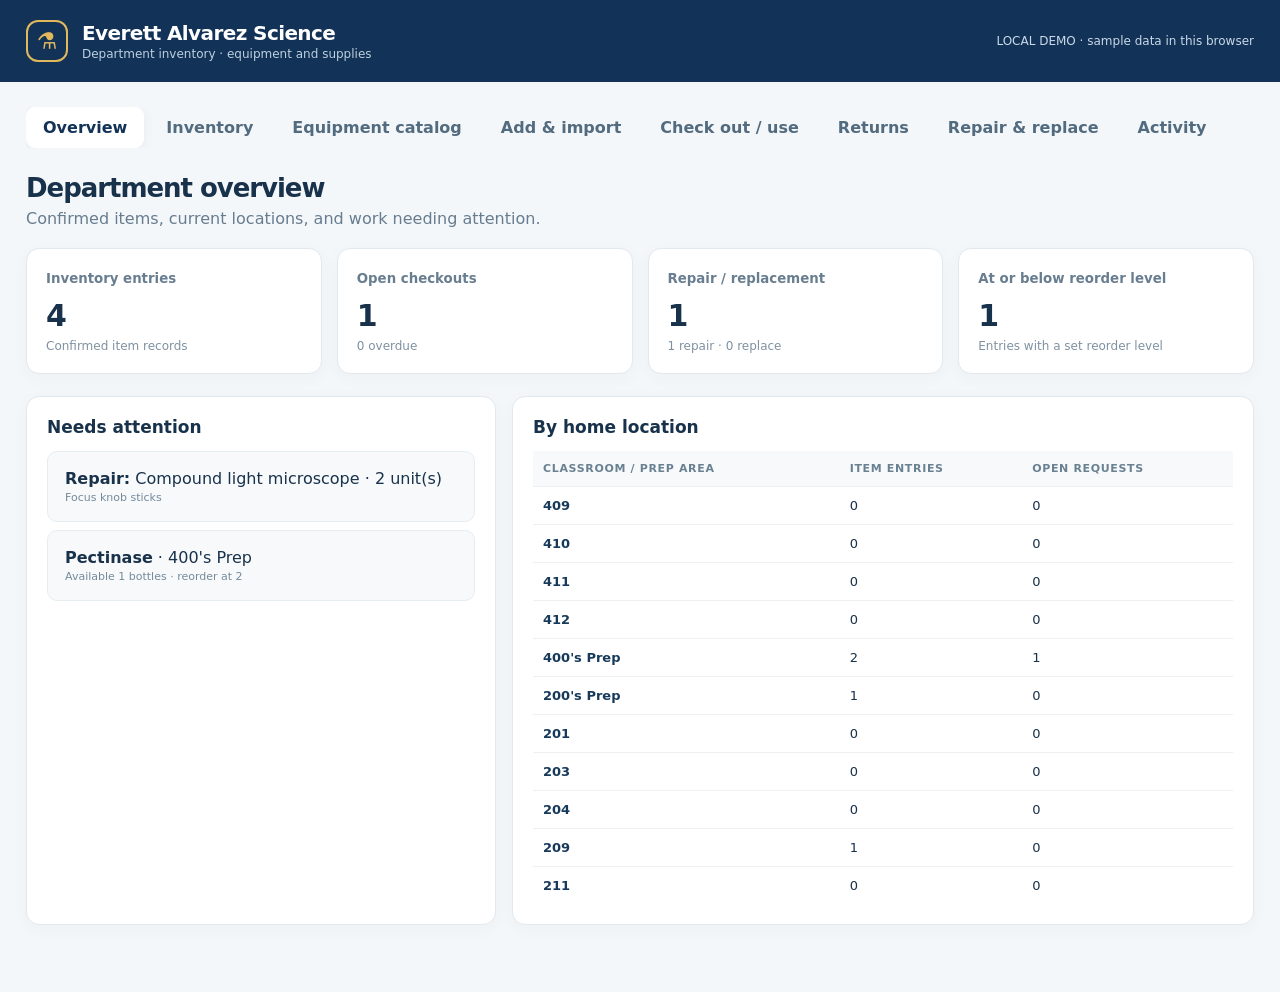
<file: inventory-app/Index.html>
<!doctype html>
<html><head><meta charset="utf-8"><meta name="viewport" content="width=device-width,initial-scale=1">
<title>Everett Alvarez Science Department Inventory</title>
<style>
:root{font-family:Inter,ui-sans-serif,system-ui,-apple-system,Segoe UI,sans-serif;color:#19324b;background:#f4f7fa}*{box-sizing:border-box}body{margin:0}button,input,select,textarea{font:inherit}button{cursor:pointer}button:disabled{opacity:.55;cursor:wait}
.shell{max-width:1480px;margin:auto;padding:0 26px 50px}.top{background:#123257;color:white}.head{max-width:1480px;margin:auto;padding:20px 26px;display:flex;align-items:center;justify-content:space-between;gap:16px}.brand{display:flex;gap:14px;align-items:center}.mark{width:42px;height:42px;border:2px solid #e2b85d;color:#e2b85d;border-radius:12px;display:grid;place-items:center;font-size:23px}.brand b{font-size:20px;letter-spacing:-.03em}.brand small{display:block;color:#bdd0e0;font-size:12px;margin-top:2px}.head .hint{font-size:12px;color:#c9d9e8}.tabs{display:flex;gap:5px;overflow:auto;margin:25px 0}.tab{border:0;background:transparent;color:#526b7f;border-radius:9px;padding:11px 17px;font-weight:650;white-space:nowrap}.tab.active{color:#123257;background:#fff;box-shadow:0 2px 12px #1e415112}.title{display:flex;align-items:end;justify-content:space-between;gap:14px;margin:0 0 20px}.title h1{margin:0;font-size:26px;letter-spacing:-.04em}.muted{color:#677c8f}.title p{margin:6px 0 0}.btn{background:#123e69;color:white;border:1px solid #123e69;border-radius:9px;padding:10px 15px;font-weight:650}.btn:hover{background:#0c3154}.btn.secondary{background:white;border-color:#cbd7df;color:#234562}.btn.gold{background:#e5b758;border-color:#e5b758;color:#22394e}.btn.small{font-size:12px;padding:6px 9px}.btn.danger{color:#a13631}.row{display:flex;gap:10px;align-items:center;flex-wrap:wrap}.cards{display:grid;grid-template-columns:repeat(4,1fr);gap:15px;margin-bottom:22px}.card,.panel{background:#fff;border:1px solid #e1e8ee;border-radius:13px;box-shadow:0 4px 18px #19334b08}.card{padding:19px}.card small{color:#687e90;font-weight:650}.card strong{display:block;font-size:30px;margin:11px 0 2px;letter-spacing:-.04em}.card .sub{color:#7f91a1;font-size:12px}.panel{padding:20px;margin-bottom:17px}.panel h2{margin:0 0 14px;font-size:17px}.grid2{display:grid;grid-template-columns:1fr 1fr;gap:16px}.toolbar{display:flex;gap:10px;flex-wrap:wrap;margin-bottom:15px}.toolbar input{flex:1;min-width:215px}.field,input,select,textarea{border:1px solid #cbd7df;border-radius:8px;background:#fff;padding:10px;color:#19324b;min-width:0}textarea{width:100%;resize:vertical}.toolbar select{min-width:155px}label{display:block;font-size:12px;color:#425d72;font-weight:700;margin-bottom:6px}label input,label select,label textarea{display:block;width:100%;margin-top:6px;font-weight:400}.formgrid{display:grid;grid-template-columns:repeat(2,minmax(0,1fr));gap:12px 17px}.full{grid-column:1/-1}.formactions{margin-top:18px;display:flex;gap:9px;justify-content:flex-end}.tablewrap{overflow:auto}table{width:100%;border-collapse:collapse;text-align:left;min-width:700px}th{color:#6a8192;font-size:11px;letter-spacing:.06em;text-transform:uppercase;background:#f7f9fb;font-weight:750}td,th{padding:11px 10px;border-bottom:1px solid #edf1f4;vertical-align:middle}td{font-size:13px}tr:last-child td{border-bottom:0}.itemname{font-weight:700;color:#173a5b}.detail{font-size:11px;color:#748a9b;margin-top:3px}.pill{display:inline-block;border-radius:99px;padding:4px 9px;background:#e9f2fa;color:#24557b;font-size:11px;font-weight:700}.pill.warn{background:#fff0db;color:#9b5c17}.pill.red{background:#fce9e8;color:#ae3d39}.pill.green{background:#e8f6ed;color:#26764a}.empty{text-align:center;color:#72899b;padding:30px}.notice{padding:12px 14px;border-radius:9px;background:#e9f4ec;color:#205d40;margin:0 0 15px}.notice.error{background:#fce9e8;color:#a23430}.warningbox{background:#fff8e8;border-left:3px solid #dcac4e;padding:11px 13px;color:#76551d;font-size:13px}.box{background:#f7f9fb;border:1px solid #e6edf1;border-radius:10px;padding:17px}.box p{line-height:1.5}.steps{margin:0;padding-left:20px;line-height:1.85;color:#456076}dialog{border:1px solid #dbe5ec;border-radius:15px;padding:0;box-shadow:0 24px 70px #071b3180;width:min(660px,calc(100vw - 24px));max-height:90vh}dialog::backdrop{background:#0d2336a8}.modalhead{padding:18px 22px;background:#f7f9fb;border-bottom:1px solid #e6edf1;display:flex;justify-content:space-between;align-items:center}.modalhead h2{margin:0;font-size:19px}.modalbody{padding:20px 22px;overflow:auto;max-height:calc(90vh - 65px)}.close{border:0;background:transparent;font-size:24px;color:#627b8e}.csv-preview{max-height:270px;overflow:auto}a{color:#1e608f}.right{text-align:right}input[type=file]{width:100%}@media(max-width:850px){.cards{grid-template-columns:repeat(2,1fr)}.grid2{grid-template-columns:1fr}.head .hint{display:none}}@media(max-width:540px){.shell{padding:0 13px 35px}.head{padding:15px}.cards{gap:9px}.card{padding:13px}.card strong{font-size:24px}.formgrid{grid-template-columns:1fr}.full{grid-column:auto}.title{align-items:start;flex-direction:column}}
</style></head><body>
<header class="top"><div class="head"><div class="brand"><div class="mark">⚗</div><div><b>Everett Alvarez Science</b><small>Department inventory · equipment and supplies</small></div></div><span class="hint" id="mode"></span></div></header>
<main class="shell"><nav class="tabs" id="tabs"></nav><div id="notice"></div><div id="view"></div></main><dialog id="modal"></dialog>
<script>
const CATEGORIES=['Equipment','Glassware','Biology equipment','Biology supplies','Plasticware & containers','Safety & facilities','Chemicals','Models & specimens','Consumables','PPE & safety','Technology','Other'];
const HEADERS=['sku','name','category','kind','quantity','unit','location','storage','minStock','manufacturer','catalogNumber','hazard','expiration','notes'];
const EXPORT_HEADERS=[...HEADERS,'checkedOut','needsRepair','needsReplacement'];
const ROOMS=['409','410','411','412',"400's Prep","200's Prep",'201','203','204','209','211'];
const DEMO_CATALOG=[{"category":"Glassware","name":"Beaker, low form borosilicate — 50 mL","kind":"Reusable","unit":"each","courses":"General science; AP Biology; AP Chemistry","notes":""},{"category":"Glassware","name":"Beaker, low form borosilicate — 100 mL","kind":"Reusable","unit":"each","courses":"General science; AP Biology; AP Chemistry","notes":""},{"category":"Glassware","name":"Beaker, low form borosilicate — 150 mL","kind":"Reusable","unit":"each","courses":"General science; AP Biology; AP Chemistry","notes":""},{"category":"Glassware","name":"Beaker, low form borosilicate — 250 mL","kind":"Reusable","unit":"each","courses":"General science; AP Biology; AP Chemistry","notes":""},{"category":"Glassware","name":"Beaker, low form borosilicate — 400 mL","kind":"Reusable","unit":"each","courses":"General science; AP Biology; AP Chemistry","notes":""},{"category":"Glassware","name":"Beaker, low form borosilicate — 600 mL","kind":"Reusable","unit":"each","courses":"General science; AP Biology; AP Chemistry","notes":""},{"category":"Glassware","name":"Beaker, low form borosilicate — 1,000 mL","kind":"Reusable","unit":"each","courses":"General science; AP Biology; AP Chemistry","notes":""},{"category":"Glassware","name":"Beaker, low form borosilicate — 2,000 mL","kind":"Reusable","unit":"each","courses":"General science; AP Biology; AP Chemistry","notes":""},{"category":"Glassware","name":"Erlenmeyer flask, borosilicate — 50 mL","kind":"Reusable","unit":"each","courses":"General science; AP Biology; AP Chemistry","notes":""},{"category":"Glassware","name":"Erlenmeyer flask, borosilicate — 125 mL","kind":"Reusable","unit":"each","courses":"General science; AP Biology; AP Chemistry","notes":""},{"category":"Glassware","name":"Erlenmeyer flask, borosilicate — 250 mL","kind":"Reusable","unit":"each","courses":"General science; AP Biology; AP Chemistry","notes":""},{"category":"Glassware","name":"Erlenmeyer flask, borosilicate — 500 mL","kind":"Reusable","unit":"each","courses":"General science; AP Biology; AP Chemistry","notes":""},{"category":"Glassware","name":"Erlenmeyer flask, borosilicate — 1,000 mL","kind":"Reusable","unit":"each","courses":"General science; AP Biology; AP Chemistry","notes":""},{"category":"Glassware","name":"Erlenmeyer flask, borosilicate — 2,000 mL","kind":"Reusable","unit":"each","courses":"General science; AP Biology; AP Chemistry","notes":""},{"category":"Glassware","name":"Graduated cylinder, glass — 10 mL","kind":"Reusable","unit":"each","courses":"General science; AP Biology; AP Chemistry","notes":""},{"category":"Glassware","name":"Graduated cylinder, glass — 25 mL","kind":"Reusable","unit":"each","courses":"General science; AP Biology; AP Chemistry","notes":""},{"category":"Glassware","name":"Graduated cylinder, glass — 50 mL","kind":"Reusable","unit":"each","courses":"General science; AP Biology; AP Chemistry","notes":""},{"category":"Glassware","name":"Graduated cylinder, glass — 100 mL","kind":"Reusable","unit":"each","courses":"General science; AP Biology; AP Chemistry","notes":""},{"category":"Glassware","name":"Graduated cylinder, glass — 250 mL","kind":"Reusable","unit":"each","courses":"General science; AP Biology; AP Chemistry","notes":""},{"category":"Glassware","name":"Graduated cylinder, glass — 500 mL","kind":"Reusable","unit":"each","courses":"General science; AP Biology; AP Chemistry","notes":""},{"category":"Glassware","name":"Graduated cylinder, glass — 1,000 mL","kind":"Reusable","unit":"each","courses":"General science; AP Biology; AP Chemistry","notes":""},{"category":"Glassware","name":"Graduated cylinder, plastic — 10 mL","kind":"Reusable","unit":"each","courses":"General science; AP Biology; AP Chemistry","notes":""},{"category":"Glassware","name":"Graduated cylinder, plastic — 25 mL","kind":"Reusable","unit":"each","courses":"General science; AP Biology; AP Chemistry","notes":""},{"category":"Glassware","name":"Graduated cylinder, plastic — 50 mL","kind":"Reusable","unit":"each","courses":"General science; AP Biology; AP Chemistry","notes":""},{"category":"Glassware","name":"Graduated cylinder, plastic — 100 mL","kind":"Reusable","unit":"each","courses":"General science; AP Biology; AP Chemistry","notes":""},{"category":"Glassware","name":"Graduated cylinder, plastic — 250 mL","kind":"Reusable","unit":"each","courses":"General science; AP Biology; AP Chemistry","notes":""},{"category":"Glassware","name":"Graduated cylinder, plastic — 500 mL","kind":"Reusable","unit":"each","courses":"General science; AP Biology; AP Chemistry","notes":""},{"category":"Glassware","name":"Graduated cylinder, plastic — 1,000 mL","kind":"Reusable","unit":"each","courses":"General science; AP Biology; AP Chemistry","notes":""},{"category":"Glassware","name":"Volumetric flask, Class A — 10 mL","kind":"Reusable","unit":"each","courses":"AP Chemistry","notes":"Record grade if not Class A; use stoppers sized to neck."},{"category":"Glassware","name":"Volumetric flask, Class A — 25 mL","kind":"Reusable","unit":"each","courses":"AP Chemistry","notes":"Record grade if not Class A; use stoppers sized to neck."},{"category":"Glassware","name":"Volumetric flask, Class A — 50 mL","kind":"Reusable","unit":"each","courses":"AP Chemistry","notes":"Record grade if not Class A; use stoppers sized to neck."},{"category":"Glassware","name":"Volumetric flask, Class A — 100 mL","kind":"Reusable","unit":"each","courses":"AP Chemistry","notes":"Record grade if not Class A; use stoppers sized to neck."},{"category":"Glassware","name":"Volumetric flask, Class A — 250 mL","kind":"Reusable","unit":"each","courses":"AP Chemistry","notes":"Record grade if not Class A; use stoppers sized to neck."},{"category":"Glassware","name":"Volumetric flask, Class A — 500 mL","kind":"Reusable","unit":"each","courses":"AP Chemistry","notes":"Record grade if not Class A; use stoppers sized to neck."},{"category":"Glassware","name":"Volumetric flask, Class A — 1,000 mL","kind":"Reusable","unit":"each","courses":"AP Chemistry","notes":"Record grade if not Class A; use stoppers sized to neck."},{"category":"Glassware","name":"Buret, graduated — 25 mL","kind":"Reusable","unit":"each","courses":"General chemistry; AP Chemistry","notes":"Record glass vs plastic and stopcock material if relevant."},{"category":"Glassware","name":"Buret, graduated — 50 mL","kind":"Reusable","unit":"each","courses":"General chemistry; AP Chemistry","notes":"Record glass vs plastic and stopcock material if relevant."},{"category":"Glassware","name":"Volumetric pipet, transfer — 1 mL","kind":"Reusable","unit":"each","courses":"AP Chemistry","notes":""},{"category":"Glassware","name":"Volumetric pipet, transfer — 2 mL","kind":"Reusable","unit":"each","courses":"AP Chemistry","notes":""},{"category":"Glassware","name":"Volumetric pipet, transfer — 5 mL","kind":"Reusable","unit":"each","courses":"AP Chemistry","notes":""},{"category":"Glassware","name":"Volumetric pipet, transfer — 10 mL","kind":"Reusable","unit":"each","courses":"AP Chemistry","notes":""},{"category":"Glassware","name":"Volumetric pipet, transfer — 25 mL","kind":"Reusable","unit":"each","courses":"AP Chemistry","notes":""},{"category":"Glassware","name":"Volumetric pipet, transfer — 50 mL","kind":"Reusable","unit":"each","courses":"AP Chemistry","notes":""},{"category":"Glassware","name":"Graduated pipet — 1 mL","kind":"Reusable","unit":"each","courses":"AP Chemistry","notes":""},{"category":"Glassware","name":"Graduated pipet — 5 mL","kind":"Reusable","unit":"each","courses":"AP Chemistry","notes":""},{"category":"Glassware","name":"Graduated pipet — 10 mL","kind":"Reusable","unit":"each","courses":"AP Chemistry","notes":""},{"category":"Glassware","name":"Graduated pipet — 25 mL","kind":"Reusable","unit":"each","courses":"AP Chemistry","notes":""},{"category":"Glassware","name":"Test tube, glass — 10 × 75 mm","kind":"Reusable","unit":"each","courses":"General science; AP Biology; AP Chemistry","notes":""},{"category":"Glassware","name":"Test tube, glass — 13 × 100 mm","kind":"Reusable","unit":"each","courses":"General science; AP Biology; AP Chemistry","notes":""},{"category":"Glassware","name":"Test tube, glass — 16 × 150 mm","kind":"Reusable","unit":"each","courses":"General science; AP Biology; AP Chemistry","notes":""},{"category":"Glassware","name":"Test tube, glass — 18 × 150 mm","kind":"Reusable","unit":"each","courses":"General science; AP Biology; AP Chemistry","notes":""},{"category":"Glassware","name":"Test tube, glass — 25 × 150 mm","kind":"Reusable","unit":"each","courses":"General science; AP Biology; AP Chemistry","notes":""},{"category":"Glassware","name":"Culture tube, screw cap — 13 × 100 mm","kind":"Reusable","unit":"each","courses":"General biology; AP Biology","notes":""},{"category":"Glassware","name":"Culture tube, screw cap — 16 × 125 mm","kind":"Reusable","unit":"each","courses":"General biology; AP Biology","notes":""},{"category":"Glassware","name":"Culture tube, screw cap — 20 × 150 mm","kind":"Reusable","unit":"each","courses":"General biology; AP Biology","notes":""},{"category":"Glassware","name":"Reagent bottle, glass — 125 mL","kind":"Reusable","unit":"each","courses":"General science; AP Biology; AP Chemistry","notes":"Inventory only; do not use as chemical substance records."},{"category":"Glassware","name":"Reagent bottle, glass — 250 mL","kind":"Reusable","unit":"each","courses":"General science; AP Biology; AP Chemistry","notes":"Inventory only; do not use as chemical substance records."},{"category":"Glassware","name":"Reagent bottle, glass — 500 mL","kind":"Reusable","unit":"each","courses":"General science; AP Biology; AP Chemistry","notes":"Inventory only; do not use as chemical substance records."},{"category":"Glassware","name":"Reagent bottle, glass — 1,000 mL","kind":"Reusable","unit":"each","courses":"General science; AP Biology; AP Chemistry","notes":"Inventory only; do not use as chemical substance records."},{"category":"Glassware","name":"Watch glass — 75 mm","kind":"Reusable","unit":"each","courses":"General science; AP Biology; AP Chemistry","notes":""},{"category":"Glassware","name":"Watch glass — 90 mm","kind":"Reusable","unit":"each","courses":"General science; AP Biology; AP Chemistry","notes":""},{"category":"Glassware","name":"Watch glass — 100 mm","kind":"Reusable","unit":"each","courses":"General science; AP Biology; AP Chemistry","notes":""},{"category":"Glassware","name":"Watch glass — 125 mm","kind":"Reusable","unit":"each","courses":"General science; AP Biology; AP Chemistry","notes":""},{"category":"Glassware","name":"Glass stirring rod — 150 mm","kind":"Reusable","unit":"each","courses":"General science; AP Biology; AP Chemistry","notes":""},{"category":"Glassware","name":"Glass stirring rod — 200 mm","kind":"Reusable","unit":"each","courses":"General science; AP Biology; AP Chemistry","notes":""},{"category":"Glassware","name":"Glass stirring rod — 300 mm","kind":"Reusable","unit":"each","courses":"General science; AP Biology; AP Chemistry","notes":""},{"category":"Glassware","name":"Glass funnel, short stem — 50 mm","kind":"Reusable","unit":"each","courses":"General science; AP Biology; AP Chemistry","notes":""},{"category":"Glassware","name":"Glass funnel, short stem — 75 mm","kind":"Reusable","unit":"each","courses":"General science; AP Biology; AP Chemistry","notes":""},{"category":"Glassware","name":"Glass funnel, short stem — 100 mm","kind":"Reusable","unit":"each","courses":"General science; AP Biology; AP Chemistry","notes":""},{"category":"Glassware","name":"Separatory funnel — 125 mL","kind":"Reusable","unit":"each","courses":"AP Chemistry","notes":""},{"category":"Glassware","name":"Separatory funnel — 250 mL","kind":"Reusable","unit":"each","courses":"AP Chemistry","notes":""},{"category":"Glassware","name":"Separatory funnel — 500 mL","kind":"Reusable","unit":"each","courses":"AP Chemistry","notes":""},{"category":"Glassware","name":"Round-bottom flask — 100 mL","kind":"Reusable","unit":"each","courses":"AP Chemistry","notes":""},{"category":"Glassware","name":"Round-bottom flask — 250 mL","kind":"Reusable","unit":"each","courses":"AP Chemistry","notes":""},{"category":"Glassware","name":"Round-bottom flask — 500 mL","kind":"Reusable","unit":"each","courses":"AP Chemistry","notes":""},{"category":"Glassware","name":"Petri dish, glass — 90 mm","kind":"Reusable","unit":"each","courses":"General biology; AP Biology","notes":""},{"category":"Glassware","name":"Petri dish, glass — 100 mm","kind":"Reusable","unit":"each","courses":"General biology; AP Biology","notes":""},{"category":"Glassware","name":"Spot plate, porcelain, 12-well","kind":"Reusable","unit":"each","courses":"General science; AP Biology; AP Chemistry","notes":""},{"category":"Glassware","name":"Spot plate, porcelain, 24-well","kind":"Reusable","unit":"each","courses":"General science; AP Biology; AP Chemistry","notes":""},{"category":"Glassware","name":"Evaporating dish, porcelain, 75 mL","kind":"Reusable","unit":"each","courses":"General science; AP Biology; AP Chemistry","notes":""},{"category":"Glassware","name":"Evaporating dish, porcelain, 125 mL","kind":"Reusable","unit":"each","courses":"General science; AP Biology; AP Chemistry","notes":""},{"category":"Glassware","name":"Crucible with lid, porcelain, 15 mL","kind":"Reusable","unit":"each","courses":"General science; AP Biology; AP Chemistry","notes":""},{"category":"Glassware","name":"Crucible with lid, porcelain, 30 mL","kind":"Reusable","unit":"each","courses":"General science; AP Biology; AP Chemistry","notes":""},{"category":"Glassware","name":"Mortar and pestle, porcelain, small","kind":"Reusable","unit":"each","courses":"General science; AP Biology; AP Chemistry","notes":""},{"category":"Glassware","name":"Mortar and pestle, porcelain, medium","kind":"Reusable","unit":"each","courses":"General science; AP Biology; AP Chemistry","notes":""},{"category":"Glassware","name":"Cuvette, glass, 10 mm path","kind":"Reusable","unit":"each","courses":"General science; AP Biology; AP Chemistry","notes":""},{"category":"Glassware","name":"Cuvette, plastic, 10 mm path","kind":"Reusable","unit":"each","courses":"General science; AP Biology; AP Chemistry","notes":""},{"category":"Equipment","name":"Electronic balance, 0.01 g readability","kind":"Reusable","unit":"each","courses":"General science; AP Biology; AP Chemistry","notes":""},{"category":"Equipment","name":"Electronic balance, 0.001 g readability","kind":"Reusable","unit":"each","courses":"General science; AP Biology; AP Chemistry","notes":""},{"category":"Equipment","name":"Analytical balance, 0.0001 g readability","kind":"Reusable","unit":"each","courses":"General science; AP Biology; AP Chemistry","notes":""},{"category":"Equipment","name":"Hot plate","kind":"Reusable","unit":"each","courses":"General science; AP Biology; AP Chemistry","notes":""},{"category":"Equipment","name":"Hot plate with magnetic stirrer","kind":"Reusable","unit":"each","courses":"General science; AP Biology; AP Chemistry","notes":""},{"category":"Equipment","name":"Magnetic stir bar, small","kind":"Reusable","unit":"each","courses":"General science; AP Biology; AP Chemistry","notes":""},{"category":"Equipment","name":"Magnetic stir bar, medium","kind":"Reusable","unit":"each","courses":"General science; AP Biology; AP Chemistry","notes":""},{"category":"Equipment","name":"Bunsen burner","kind":"Reusable","unit":"each","courses":"General science; AP Biology; AP Chemistry","notes":""},{"category":"Equipment","name":"Gas hose for burner","kind":"Reusable","unit":"each","courses":"General science; AP Biology; AP Chemistry","notes":""},{"category":"Equipment","name":"Burner striker","kind":"Reusable","unit":"each","courses":"General science; AP Biology; AP Chemistry","notes":""},{"category":"Equipment","name":"Ring stand, base and rod","kind":"Reusable","unit":"each","courses":"General science; AP Biology; AP Chemistry","notes":""},{"category":"Equipment","name":"Iron ring, small","kind":"Reusable","unit":"each","courses":"General science; AP Biology; AP Chemistry","notes":""},{"category":"Equipment","name":"Iron ring, medium","kind":"Reusable","unit":"each","courses":"General science; AP Biology; AP Chemistry","notes":""},{"category":"Equipment","name":"Buret clamp, single","kind":"Reusable","unit":"each","courses":"General science; AP Biology; AP Chemistry","notes":""},{"category":"Equipment","name":"Buret clamp, double","kind":"Reusable","unit":"each","courses":"General science; AP Biology; AP Chemistry","notes":""},{"category":"Equipment","name":"Utility clamp, three-prong","kind":"Reusable","unit":"each","courses":"General science; AP Biology; AP Chemistry","notes":""},{"category":"Equipment","name":"Clamp bosshead","kind":"Reusable","unit":"each","courses":"General science; AP Biology; AP Chemistry","notes":""},{"category":"Equipment","name":"Wire gauze, ceramic center","kind":"Reusable","unit":"each","courses":"General science; AP Biology; AP Chemistry","notes":""},{"category":"Equipment","name":"Clay triangle","kind":"Reusable","unit":"each","courses":"General science; AP Biology; AP Chemistry","notes":""},{"category":"Equipment","name":"Test tube rack, 12-place","kind":"Reusable","unit":"each","courses":"General science; AP Biology; AP Chemistry","notes":""},{"category":"Equipment","name":"Test tube rack, 24-place","kind":"Reusable","unit":"each","courses":"General science; AP Biology; AP Chemistry","notes":""},{"category":"Equipment","name":"Test tube holder","kind":"Reusable","unit":"each","courses":"General science; AP Biology; AP Chemistry","notes":""},{"category":"Equipment","name":"Test tube brush, small","kind":"Reusable","unit":"each","courses":"General science; AP Biology; AP Chemistry","notes":""},{"category":"Equipment","name":"Test tube brush, large","kind":"Reusable","unit":"each","courses":"General science; AP Biology; AP Chemistry","notes":""},{"category":"Equipment","name":"Beaker tongs","kind":"Reusable","unit":"each","courses":"General science; AP Biology; AP Chemistry","notes":""},{"category":"Equipment","name":"Crucible tongs","kind":"Reusable","unit":"each","courses":"General science; AP Biology; AP Chemistry","notes":""},{"category":"Equipment","name":"Forceps, straight","kind":"Reusable","unit":"each","courses":"General science; AP Biology; AP Chemistry","notes":""},{"category":"Equipment","name":"Forceps, fine tip","kind":"Reusable","unit":"each","courses":"General science; AP Biology; AP Chemistry","notes":""},{"category":"Equipment","name":"Scoopula","kind":"Reusable","unit":"each","courses":"General science; AP Biology; AP Chemistry","notes":""},{"category":"Equipment","name":"Microspatula","kind":"Reusable","unit":"each","courses":"General science; AP Biology; AP Chemistry","notes":""},{"category":"Equipment","name":"Scissors","kind":"Reusable","unit":"each","courses":"General science; AP Biology; AP Chemistry","notes":""},{"category":"Equipment","name":"Lab thermometer, digital probe","kind":"Reusable","unit":"each","courses":"General science; AP Biology; AP Chemistry","notes":""},{"category":"Equipment","name":"Lab thermometer, alcohol-filled","kind":"Reusable","unit":"each","courses":"General science; AP Biology; AP Chemistry","notes":""},{"category":"Equipment","name":"Digital timer","kind":"Reusable","unit":"each","courses":"General science; AP Biology; AP Chemistry","notes":""},{"category":"Equipment","name":"pH meter","kind":"Reusable","unit":"each","courses":"General science; AP Biology; AP Chemistry","notes":""},{"category":"Equipment","name":"pH probe","kind":"Reusable","unit":"each","courses":"General science; AP Biology; AP Chemistry","notes":""},{"category":"Equipment","name":"Conductivity probe","kind":"Reusable","unit":"each","courses":"General science; AP Biology; AP Chemistry","notes":""},{"category":"Equipment","name":"Temperature probe","kind":"Reusable","unit":"each","courses":"General science; AP Biology; AP Chemistry","notes":""},{"category":"Equipment","name":"Pressure sensor","kind":"Reusable","unit":"each","courses":"General science; AP Biology; AP Chemistry","notes":""},{"category":"Equipment","name":"Colorimeter","kind":"Reusable","unit":"each","courses":"General science; AP Biology; AP Chemistry","notes":""},{"category":"Equipment","name":"Visible-light spectrophotometer","kind":"Reusable","unit":"each","courses":"General science; AP Biology; AP Chemistry","notes":""},{"category":"Equipment","name":"Spectrophotometer cuvette rack","kind":"Reusable","unit":"each","courses":"General science; AP Biology; AP Chemistry","notes":""},{"category":"Equipment","name":"Water bath","kind":"Reusable","unit":"each","courses":"General science; AP Biology; AP Chemistry","notes":""},{"category":"Equipment","name":"Drying oven","kind":"Reusable","unit":"each","courses":"General science; AP Biology; AP Chemistry","notes":""},{"category":"Equipment","name":"Incubator","kind":"Reusable","unit":"each","courses":"General science; AP Biology; AP Chemistry","notes":""},{"category":"Equipment","name":"Refrigerator, lab use","kind":"Reusable","unit":"each","courses":"General science; AP Biology; AP Chemistry","notes":""},{"category":"Equipment","name":"Freezer, lab use","kind":"Reusable","unit":"each","courses":"General science; AP Biology; AP Chemistry","notes":""},{"category":"Equipment","name":"Vortex mixer","kind":"Reusable","unit":"each","courses":"General science; AP Biology; AP Chemistry","notes":""},{"category":"Equipment","name":"Centrifuge, benchtop","kind":"Reusable","unit":"each","courses":"General science; AP Biology; AP Chemistry","notes":""},{"category":"Equipment","name":"Microcentrifuge","kind":"Reusable","unit":"each","courses":"General science; AP Biology; AP Chemistry","notes":""},{"category":"Equipment","name":"Mini stirrer","kind":"Reusable","unit":"each","courses":"General science; AP Biology; AP Chemistry","notes":""},{"category":"Equipment","name":"Desiccator","kind":"Reusable","unit":"each","courses":"General science; AP Biology; AP Chemistry","notes":""},{"category":"Equipment","name":"Vacuum pump","kind":"Reusable","unit":"each","courses":"General science; AP Biology; AP Chemistry","notes":""},{"category":"Equipment","name":"Aspirator","kind":"Reusable","unit":"each","courses":"General science; AP Biology; AP Chemistry","notes":""},{"category":"Equipment","name":"Distillation condenser","kind":"Reusable","unit":"each","courses":"General science; AP Biology; AP Chemistry","notes":""},{"category":"Equipment","name":"Distillation adapter","kind":"Reusable","unit":"each","courses":"General science; AP Biology; AP Chemistry","notes":""},{"category":"Equipment","name":"Rubber stopper assortment","kind":"Reusable","unit":"each","courses":"General science; AP Biology; AP Chemistry","notes":""},{"category":"Equipment","name":"Cork stopper assortment","kind":"Reusable","unit":"each","courses":"General science; AP Biology; AP Chemistry","notes":""},{"category":"Equipment","name":"Pipette bulb / pump","kind":"Reusable","unit":"each","courses":"General science; AP Biology; AP Chemistry","notes":""},{"category":"Equipment","name":"Micropipette P20 (2–20 µL)","kind":"Reusable","unit":"each","courses":"General science; AP Biology; AP Chemistry","notes":""},{"category":"Equipment","name":"Micropipette P200 (20–200 µL)","kind":"Reusable","unit":"each","courses":"General science; AP Biology; AP Chemistry","notes":""},{"category":"Equipment","name":"Micropipette P1000 (100–1,000 µL)","kind":"Reusable","unit":"each","courses":"General science; AP Biology; AP Chemistry","notes":""},{"category":"Equipment","name":"Adjustable micropipette stand","kind":"Reusable","unit":"each","courses":"General science; AP Biology; AP Chemistry","notes":""},{"category":"Equipment","name":"Meter stick","kind":"Reusable","unit":"each","courses":"General science; AP Biology; AP Chemistry","notes":""},{"category":"Equipment","name":"Ruler, metric","kind":"Reusable","unit":"each","courses":"General science; AP Biology; AP Chemistry","notes":""},{"category":"Equipment","name":"Caliper, digital","kind":"Reusable","unit":"each","courses":"General science; AP Biology; AP Chemistry","notes":""},{"category":"Equipment","name":"Molecular model kit","kind":"Reusable","unit":"each","courses":"General science; AP Biology; AP Chemistry","notes":""},{"category":"Biology equipment","name":"Compound light microscope","kind":"Reusable","unit":"each","courses":"General biology; AP Biology","notes":""},{"category":"Biology equipment","name":"Dissecting / stereo microscope","kind":"Reusable","unit":"each","courses":"General biology; AP Biology","notes":""},{"category":"Biology equipment","name":"Microscope slide, plain glass","kind":"Reusable","unit":"each","courses":"General biology; AP Biology","notes":""},{"category":"Biology equipment","name":"Microscope slide, concavity glass","kind":"Reusable","unit":"each","courses":"General biology; AP Biology","notes":""},{"category":"Biology equipment","name":"Coverslip, glass, 18 × 18 mm","kind":"Reusable","unit":"each","courses":"General biology; AP Biology","notes":""},{"category":"Biology equipment","name":"Coverslip, glass, 22 × 22 mm","kind":"Reusable","unit":"each","courses":"General biology; AP Biology","notes":""},{"category":"Biology equipment","name":"Prepared slide collection","kind":"Reusable","unit":"each","courses":"General biology; AP Biology","notes":""},{"category":"Biology equipment","name":"Microscope camera","kind":"Reusable","unit":"each","courses":"General biology; AP Biology","notes":""},{"category":"Biology equipment","name":"Hand lens, 5×","kind":"Reusable","unit":"each","courses":"General biology; AP Biology","notes":""},{"category":"Biology equipment","name":"Hand lens, 10×","kind":"Reusable","unit":"each","courses":"General biology; AP Biology","notes":""},{"category":"Biology equipment","name":"Dissection tray","kind":"Reusable","unit":"each","courses":"General biology; AP Biology","notes":""},{"category":"Biology equipment","name":"Dissection tool set","kind":"Reusable","unit":"each","courses":"General biology; AP Biology","notes":""},{"category":"Biology equipment","name":"Scalpel handle","kind":"Reusable","unit":"each","courses":"General biology; AP Biology","notes":""},{"category":"Biology equipment","name":"Dissecting scissors","kind":"Reusable","unit":"each","courses":"General biology; AP Biology","notes":""},{"category":"Biology equipment","name":"Dissecting forceps","kind":"Reusable","unit":"each","courses":"General biology; AP Biology","notes":""},{"category":"Biology equipment","name":"Dissecting pins","kind":"Reusable","unit":"each","courses":"General biology; AP Biology","notes":""},{"category":"Biology equipment","name":"Gel electrophoresis chamber","kind":"Reusable","unit":"each","courses":"General biology; AP Biology","notes":""},{"category":"Biology equipment","name":"Gel casting tray and comb","kind":"Reusable","unit":"each","courses":"General biology; AP Biology","notes":""},{"category":"Biology equipment","name":"Electrophoresis power supply","kind":"Reusable","unit":"each","courses":"General biology; AP Biology","notes":""},{"category":"Biology equipment","name":"Blue-light transilluminator","kind":"Reusable","unit":"each","courses":"General biology; AP Biology","notes":""},{"category":"Biology equipment","name":"Microtube rack","kind":"Reusable","unit":"each","courses":"General biology; AP Biology","notes":""},{"category":"Biology equipment","name":"PCR tube rack","kind":"Reusable","unit":"each","courses":"General biology; AP Biology","notes":""},{"category":"Biology equipment","name":"Thermal cycler","kind":"Reusable","unit":"each","courses":"General biology; AP Biology","notes":""},{"category":"Biology equipment","name":"DNA model kit","kind":"Reusable","unit":"each","courses":"General biology; AP Biology","notes":""},{"category":"Biology equipment","name":"Cell model","kind":"Reusable","unit":"each","courses":"General biology; AP Biology","notes":""},{"category":"Biology equipment","name":"Anatomical model","kind":"Reusable","unit":"each","courses":"General biology; AP Biology","notes":""},{"category":"Biology equipment","name":"Respirometer chamber","kind":"Reusable","unit":"each","courses":"General biology; AP Biology","notes":""},{"category":"Biology equipment","name":"Dissolved oxygen probe","kind":"Reusable","unit":"each","courses":"General biology; AP Biology","notes":""},{"category":"Biology equipment","name":"Photosynthesis chamber / leaf disk syringe","kind":"Reusable","unit":"each","courses":"General biology; AP Biology","notes":""},{"category":"Biology equipment","name":"Spectrophotometer, biology use","kind":"Reusable","unit":"each","courses":"General biology; AP Biology","notes":""},{"category":"Biology equipment","name":"Hemocytometer","kind":"Reusable","unit":"each","courses":"General biology; AP Biology","notes":""},{"category":"Biology equipment","name":"Osmometer / diffusion chamber","kind":"Reusable","unit":"each","courses":"General biology; AP Biology","notes":""},{"category":"Biology equipment","name":"Potometer","kind":"Reusable","unit":"each","courses":"General biology; AP Biology","notes":""},{"category":"Biology equipment","name":"Environmental chamber","kind":"Reusable","unit":"each","courses":"General biology; AP Biology","notes":""},{"category":"Biology equipment","name":"Grow light","kind":"Reusable","unit":"each","courses":"General biology; AP Biology","notes":""},{"category":"Biology equipment","name":"Seed germination tray","kind":"Reusable","unit":"each","courses":"General biology; AP Biology","notes":""},{"category":"Biology equipment","name":"Field quadrat","kind":"Reusable","unit":"each","courses":"General biology; AP Biology","notes":""},{"category":"Biology equipment","name":"Transect tape","kind":"Reusable","unit":"each","courses":"General biology; AP Biology","notes":""},{"category":"Plasticware & containers","name":"Wash bottle, LDPE — 250 mL","kind":"Reusable","unit":"each","courses":"General science; AP Biology; AP Chemistry","notes":""},{"category":"Plasticware & containers","name":"Wash bottle, LDPE — 500 mL","kind":"Reusable","unit":"each","courses":"General science; AP Biology; AP Chemistry","notes":""},{"category":"Plasticware & containers","name":"Wash bottle, LDPE — 1,000 mL","kind":"Reusable","unit":"each","courses":"General science; AP Biology; AP Chemistry","notes":""},{"category":"Plasticware & containers","name":"Reagent bottle, plastic — 125 mL","kind":"Reusable","unit":"each","courses":"General science; AP Biology; AP Chemistry","notes":""},{"category":"Plasticware & containers","name":"Reagent bottle, plastic — 250 mL","kind":"Reusable","unit":"each","courses":"General science; AP Biology; AP Chemistry","notes":""},{"category":"Plasticware & containers","name":"Reagent bottle, plastic — 500 mL","kind":"Reusable","unit":"each","courses":"General science; AP Biology; AP Chemistry","notes":""},{"category":"Plasticware & containers","name":"Reagent bottle, plastic — 1,000 mL","kind":"Reusable","unit":"each","courses":"General science; AP Biology; AP Chemistry","notes":""},{"category":"Plasticware & containers","name":"Graduated transfer pipet, plastic — 1 mL","kind":"Consumable","unit":"packs","courses":"General science; AP Biology; AP Chemistry","notes":""},{"category":"Plasticware & containers","name":"Graduated transfer pipet, plastic — 3 mL","kind":"Consumable","unit":"packs","courses":"General science; AP Biology; AP Chemistry","notes":""},{"category":"Plasticware & containers","name":"Graduated transfer pipet, plastic — 5 mL","kind":"Consumable","unit":"packs","courses":"General science; AP Biology; AP Chemistry","notes":""},{"category":"Plasticware & containers","name":"Syringe, needleless — 1 mL","kind":"Reusable","unit":"each","courses":"General science; AP Biology; AP Chemistry","notes":""},{"category":"Plasticware & containers","name":"Syringe, needleless — 3 mL","kind":"Reusable","unit":"each","courses":"General science; AP Biology; AP Chemistry","notes":""},{"category":"Plasticware & containers","name":"Syringe, needleless — 10 mL","kind":"Reusable","unit":"each","courses":"General science; AP Biology; AP Chemistry","notes":""},{"category":"Plasticware & containers","name":"Syringe, needleless — 20 mL","kind":"Reusable","unit":"each","courses":"General science; AP Biology; AP Chemistry","notes":""},{"category":"Plasticware & containers","name":"Syringe, needleless — 60 mL","kind":"Reusable","unit":"each","courses":"General science; AP Biology; AP Chemistry","notes":""},{"category":"Plasticware & containers","name":"Plastic sample cup — 30 mL","kind":"Consumable","unit":"packs","courses":"General science; AP Biology; AP Chemistry","notes":""},{"category":"Plasticware & containers","name":"Plastic sample cup — 60 mL","kind":"Consumable","unit":"packs","courses":"General science; AP Biology; AP Chemistry","notes":""},{"category":"Plasticware & containers","name":"Plastic sample cup — 120 mL","kind":"Consumable","unit":"packs","courses":"General science; AP Biology; AP Chemistry","notes":""},{"category":"Plasticware & containers","name":"Plastic sample cup — 250 mL","kind":"Consumable","unit":"packs","courses":"General science; AP Biology; AP Chemistry","notes":""},{"category":"Plasticware & containers","name":"Microcentrifuge tube — 0.5 mL","kind":"Consumable","unit":"boxes","courses":"General science; AP Biology; AP Chemistry","notes":""},{"category":"Plasticware & containers","name":"Microcentrifuge tube — 1.5 mL","kind":"Consumable","unit":"boxes","courses":"General science; AP Biology; AP Chemistry","notes":""},{"category":"Plasticware & containers","name":"Microcentrifuge tube — 2.0 mL","kind":"Consumable","unit":"boxes","courses":"General science; AP Biology; AP Chemistry","notes":""},{"category":"Plasticware & containers","name":"Centrifuge tube — 15 mL","kind":"Consumable","unit":"packs","courses":"General science; AP Biology; AP Chemistry","notes":""},{"category":"Plasticware & containers","name":"Centrifuge tube — 50 mL","kind":"Consumable","unit":"packs","courses":"General science; AP Biology; AP Chemistry","notes":""},{"category":"Plasticware & containers","name":"Petri dish, plastic, 90 mm","kind":"Consumable","unit":"packs","courses":"General science; AP Biology; AP Chemistry","notes":""},{"category":"Plasticware & containers","name":"Weigh boat, small","kind":"Consumable","unit":"packs","courses":"General science; AP Biology; AP Chemistry","notes":""},{"category":"Plasticware & containers","name":"Weigh boat, medium","kind":"Consumable","unit":"packs","courses":"General science; AP Biology; AP Chemistry","notes":""},{"category":"Plasticware & containers","name":"Weigh boat, large","kind":"Consumable","unit":"packs","courses":"General science; AP Biology; AP Chemistry","notes":""},{"category":"Plasticware & containers","name":"Parafilm roll","kind":"Consumable","unit":"packs","courses":"General science; AP Biology; AP Chemistry","notes":""},{"category":"Plasticware & containers","name":"Pipette tips, P20 compatible","kind":"Consumable","unit":"packs","courses":"General science; AP Biology; AP Chemistry","notes":""},{"category":"Plasticware & containers","name":"Pipette tips, P200 compatible","kind":"Consumable","unit":"packs","courses":"General science; AP Biology; AP Chemistry","notes":""},{"category":"Plasticware & containers","name":"Pipette tips, P1000 compatible","kind":"Consumable","unit":"packs","courses":"General science; AP Biology; AP Chemistry","notes":""},{"category":"Plasticware & containers","name":"Filter paper, qualitative","kind":"Consumable","unit":"packs","courses":"General science; AP Biology; AP Chemistry","notes":""},{"category":"Plasticware & containers","name":"Chromatography paper","kind":"Consumable","unit":"packs","courses":"General science; AP Biology; AP Chemistry","notes":""},{"category":"Plasticware & containers","name":"pH paper / strips","kind":"Consumable","unit":"packs","courses":"General science; AP Biology; AP Chemistry","notes":""},{"category":"Plasticware & containers","name":"Dialysis tubing","kind":"Consumable","unit":"packs","courses":"General science; AP Biology; AP Chemistry","notes":""},{"category":"Plasticware & containers","name":"Cotton swabs","kind":"Consumable","unit":"packs","courses":"General science; AP Biology; AP Chemistry","notes":""},{"category":"Plasticware & containers","name":"Wooden splints","kind":"Consumable","unit":"packs","courses":"General science; AP Biology; AP Chemistry","notes":""},{"category":"Plasticware & containers","name":"Disposable inoculating loops","kind":"Consumable","unit":"packs","courses":"General science; AP Biology; AP Chemistry","notes":""},{"category":"Safety & facilities","name":"Chemical splash goggles","kind":"Reusable","unit":"each","courses":"General science; AP Biology; AP Chemistry","notes":""},{"category":"Safety & facilities","name":"Safety glasses","kind":"Reusable","unit":"each","courses":"General science; AP Biology; AP Chemistry","notes":""},{"category":"Safety & facilities","name":"Lab apron","kind":"Reusable","unit":"each","courses":"General science; AP Biology; AP Chemistry","notes":""},{"category":"Safety & facilities","name":"Lab coat","kind":"Reusable","unit":"each","courses":"General science; AP Biology; AP Chemistry","notes":""},{"category":"Safety & facilities","name":"Heat-resistant gloves","kind":"Reusable","unit":"each","courses":"General science; AP Biology; AP Chemistry","notes":""},{"category":"Safety & facilities","name":"Nitrile gloves, small","kind":"Consumable","unit":"boxes","courses":"General science; AP Biology; AP Chemistry","notes":""},{"category":"Safety & facilities","name":"Nitrile gloves, medium","kind":"Consumable","unit":"boxes","courses":"General science; AP Biology; AP Chemistry","notes":""},{"category":"Safety & facilities","name":"Nitrile gloves, large","kind":"Consumable","unit":"boxes","courses":"General science; AP Biology; AP Chemistry","notes":""},{"category":"Safety & facilities","name":"Chemical-resistant gloves","kind":"Reusable","unit":"each","courses":"General science; AP Biology; AP Chemistry","notes":""},{"category":"Safety & facilities","name":"Face shield","kind":"Reusable","unit":"each","courses":"General science; AP Biology; AP Chemistry","notes":""},{"category":"Safety & facilities","name":"Eyewash station","kind":"Reusable","unit":"each","courses":"General science; AP Biology; AP Chemistry","notes":"Track inspection / service separately for fixed safety equipment."},{"category":"Safety & facilities","name":"Safety shower","kind":"Reusable","unit":"each","courses":"General science; AP Biology; AP Chemistry","notes":"Track inspection / service separately for fixed safety equipment."},{"category":"Safety & facilities","name":"Fire extinguisher","kind":"Reusable","unit":"each","courses":"General science; AP Biology; AP Chemistry","notes":"Track inspection / service separately for fixed safety equipment."},{"category":"Safety & facilities","name":"Fire blanket","kind":"Reusable","unit":"each","courses":"General science; AP Biology; AP Chemistry","notes":""},{"category":"Safety & facilities","name":"Spill kit, general","kind":"Reusable","unit":"each","courses":"General science; AP Biology; AP Chemistry","notes":""},{"category":"Safety & facilities","name":"Spill kit, acid/base","kind":"Reusable","unit":"each","courses":"General science; AP Biology; AP Chemistry","notes":""},{"category":"Safety & facilities","name":"Broken-glass disposal container","kind":"Reusable","unit":"each","courses":"General science; AP Biology; AP Chemistry","notes":""},{"category":"Safety & facilities","name":"Sharps disposal container","kind":"Reusable","unit":"each","courses":"General science; AP Biology; AP Chemistry","notes":""},{"category":"Safety & facilities","name":"Chemical waste bottle / carboy","kind":"Reusable","unit":"each","courses":"General science; AP Biology; AP Chemistry","notes":""},{"category":"Safety & facilities","name":"First aid kit","kind":"Reusable","unit":"each","courses":"General science; AP Biology; AP Chemistry","notes":""},{"category":"Safety & facilities","name":"Fume hood","kind":"Reusable","unit":"each","courses":"General science; AP Biology; AP Chemistry","notes":"Track inspection / service separately for fixed safety equipment."},{"category":"Safety & facilities","name":"Flammable storage cabinet","kind":"Reusable","unit":"each","courses":"General science; AP Biology; AP Chemistry","notes":""},{"category":"Safety & facilities","name":"Corrosives storage cabinet","kind":"Reusable","unit":"each","courses":"General science; AP Biology; AP Chemistry","notes":""},{"category":"Safety & facilities","name":"SDS binder / accessible station","kind":"Reusable","unit":"each","courses":"General science; AP Biology; AP Chemistry","notes":""}];
const TABS=[['dashboard','Overview'],['inventory','Inventory'],['catalog','Equipment catalog'],['import','Add & import'],['checkout','Check out / use'],['loans','Returns'],['issues','Repair & replace'],['activity','Activity']];
const demo=!(window.google&&google.script&&google.script.run);
let state={items:[],loans:[],issues:[],activity:[],locations:ROOMS,catalog:[]},tab='dashboard',query='',filterLoc='',filterCat='',catalogQuery='',draftRows=[];
const $=s=>document.querySelector(s), h=v=>String(v==null?'':v).replace(/[&<>"']/g,c=>({'&':'&amp;','<':'&lt;','>':'&gt;','"':'&quot;',"'":'&#39;'}[c]));
const n=v=>Number(v)||0, avail=i=>n(i.quantity)-n(i.checkedOut)-n(i.needsRepair)-n(i.needsReplacement), today=()=>new Date().toISOString().slice(0,10);
const uid=()=>Math.random().toString(36).slice(2)+Date.now().toString(36);
function seed(){return {items:[
 {id:'d1',sku:'EQ-001',name:'Compound light microscope',category:'Biology equipment',kind:'Reusable',quantity:24,checkedOut:4,needsRepair:2,needsReplacement:0,unit:'each',location:"400's Prep",storage:'Cabinet B',minStock:6,notes:'Sample data'},
 {id:'d2',sku:'CH-101',name:'Sodium chloride',category:'Chemicals',kind:'Consumable',quantity:3,checkedOut:0,unit:'bottles',location:"200's Prep",storage:'Shelf 2',minStock:2,hazard:'Check SDS'},
 {id:'d3',sku:'GL-012',name:'Beaker, low form borosilicate — 250 mL',category:'Glassware',kind:'Reusable',quantity:42,checkedOut:0,unit:'each',location:'209',storage:'South cabinets',minStock:12},
 {id:'d4',sku:'BIO-09',name:'Pectinase',category:'Biology supplies',kind:'Consumable',quantity:1,checkedOut:0,unit:'bottles',location:"400's Prep",storage:'Refrigerator',minStock:2,expiration:'2027-06-30'}
 ],loans:[{id:'l1',itemId:'d1',quantity:4,remaining:4,borrower:'Sample teacher',destination:'410',checkedOutAt:new Date().toISOString(),dueDate:'',status:'Open'}],issues:[{id:'i1',itemId:'d1',type:'Repair',quantity:2,remaining:2,reportedBy:'Sample teacher',details:'Focus knob sticks',reportedAt:new Date().toISOString(),status:'Open'}],activity:[],locations:ROOMS,catalog:DEMO_CATALOG};}
function demoCall(method,p){let s=JSON.parse(localStorage.getItem('science_inventory_demo_v2')||'null')||seed(),item=s.items.find(x=>x.id===p?.itemId);const log=(action,x,quantity,actor,details)=>s.activity.unshift({id:uid(),timestamp:new Date().toISOString(),action,itemId:x.id,itemName:x.name,quantity,actor,details});let result=s;
 if(method==='saveItem'){const old=s.items.find(x=>x.id===p.id),x={...p,id:old?.id||uid(),checkedOut:old?.checkedOut||0,needsRepair:old?.needsRepair||0,needsReplacement:old?.needsReplacement||0,quantity:n(p.quantity),minStock:n(p.minStock),updatedAt:new Date().toISOString()};if(!x.name||!s.locations.includes(x.location))throw Error('Name and a listed location are required.');if(x.quantity<x.checkedOut+x.needsRepair+x.needsReplacement)throw Error('Quantity is below checked out or flagged amount.');if(x.sku&&s.items.some(y=>y.id!==x.id&&y.sku?.toLowerCase()===x.sku.toLowerCase()))throw Error('This SKU is already used.');if(old)Object.assign(old,x);else s.items.push(x);log(old?'EDIT':'ADD',x,x.quantity,p.actor||'','Item details');}
 if(method==='importItems'){let added=0,skipped=0;for(const r of p.rows){if(!r.name||!s.locations.includes(r.location)||!['Reusable','Consumable'].includes(r.kind)||r.quantity===''||!Number.isInteger(Number(r.quantity))||Number(r.quantity)<0)throw Error('Each row needs a name, listed location, type, and valid quantity.');if(s.items.some(x=>(r.sku&&x.sku?.toLowerCase()===r.sku.toLowerCase())||(x.name.toLowerCase()===r.name.toLowerCase()&&x.location.toLowerCase()===r.location.toLowerCase()&&x.kind===r.kind))){skipped++;continue}let x={...r,id:uid(),quantity:n(r.quantity),checkedOut:0,needsRepair:0,needsReplacement:0,minStock:n(r.minStock)};s.items.push(x);log('IMPORT',x,x.quantity,p.actor,'CSV import');added++}result={added,skipped,skippedRows:[],data:s};}
 if(method==='checkout'){let q=n(p.quantity);if(!item||!Number.isInteger(q)||q<1||q>avail(item))throw Error('Quantity exceeds available stock.');if(!p.borrower||!p.destination)throw Error('Staff member and destination required.');if(item.kind==='Reusable'){item.checkedOut=n(item.checkedOut)+q;s.loans.push({id:uid(),itemId:item.id,quantity:q,remaining:q,borrower:p.borrower,destination:p.destination,checkedOutAt:new Date().toISOString(),dueDate:p.dueDate,status:'Open'});log('CHECK OUT',item,q,p.borrower,'To '+p.destination)}else{item.quantity=n(item.quantity)-q;log('USE',item,q,p.borrower,'Used in '+p.destination)}}
 if(method==='returnLoan'){let l=s.loans.find(x=>x.id===p.loanId),q=n(p.quantity);if(!l||q<1||q>l.remaining)throw Error('Invalid return quantity.');item=s.items.find(x=>x.id===l.itemId);l.remaining-=q;item.checkedOut-=q;if(!l.remaining)s.loans=s.loans.filter(x=>x.id!==l.id);log('RETURN',item,q,p.actor||l.borrower,'From '+l.destination)}
 if(method==='adjustStock'){let q=n(p.quantity);if(!item||!Number.isInteger(q)||q<n(item.checkedOut)+n(item.needsRepair)+n(item.needsReplacement))throw Error('Count must cover checked out and flagged items.');let prior=item.quantity;item.quantity=q;log('COUNT',item,q-prior,p.actor||'',p.reason||'Count corrected')}
 if(method==='reportIssue'){let q=n(p.quantity);if(!item||!['Repair','Replacement'].includes(p.type)||q<1||q>avail(item))throw Error('Affected quantity exceeds available units.');if(!p.reportedBy||!p.details)throw Error('Staff member and description required.');let k=p.type==='Repair'?'needsRepair':'needsReplacement';item[k]=n(item[k])+q;s.issues.push({id:uid(),itemId:item.id,type:p.type,quantity:q,remaining:q,reportedBy:p.reportedBy,details:p.details,reportedAt:new Date().toISOString(),status:'Open'});log(p.type.toUpperCase()+' NEEDED',item,q,p.reportedBy,p.details)}
 if(method==='resolveIssue'){let issue=s.issues.find(x=>x.id===p.issueId),q=n(p.quantity);if(!issue||q<1||q>issue.remaining||!p.resolvedBy)throw Error('Invalid resolution.');item=s.items.find(x=>x.id===issue.itemId);let k=issue.type==='Repair'?'needsRepair':'needsReplacement';item[k]-=q;if(p.resolution==='Removed from inventory')item.quantity-=q;else if(p.resolution!=='Back in service')throw Error('Choose a resolution.');issue.remaining-=q;if(!issue.remaining)s.issues=s.issues.filter(x=>x.id!==issue.id);log('ISSUE RESOLVED',item,q,p.resolvedBy,p.resolution)}
 localStorage.setItem('science_inventory_demo_v2',JSON.stringify(s));return result;}
function call(method,p){return demo?Promise.resolve().then(()=>demoCall(method,p)):new Promise((resolve,reject)=>{let runner=google.script.run.withSuccessHandler(resolve).withFailureHandler(e=>reject(Error(e.message||String(e))));if(method==='getData')runner.getData();else if(method==='saveItem')runner.saveItem(p);else if(method==='importItems')runner.importItems(p.rows,p.actor);else if(method==='checkout')runner.checkout(p);else if(method==='returnLoan')runner.returnLoan(p);else if(method==='adjustStock')runner.adjustStock(p);else if(method==='reportIssue')runner.reportIssue(p);else if(method==='resolveIssue')runner.resolveIssue(p);});}
function flash(message,error=false){$('#notice').innerHTML='<div class="notice '+(error?'error':'')+'">'+h(message)+'</div>';setTimeout(()=>{if($('#notice'))$('#notice').innerHTML=''},8000)}
function title(t,s,action=''){return `<div class="title"><div><h1>${t}</h1><p class="muted">${s}</p></div>${action}</div>`}
function table(headers,rows){return `<div class="tablewrap"><table><thead><tr>${headers.map(x=>`<th>${x}</th>`).join('')}</tr></thead><tbody>${rows||`<tr><td class="empty" colspan="${headers.length}">Nothing to show yet.</td></tr>`}</tbody></table></div>`}
function nav(){ $('#tabs').innerHTML=TABS.map(([id,label])=>`<button class="tab ${tab===id?'active':''}" data-tab="${id}">${label}</button>`).join('');$('#mode').textContent=demo?'LOCAL DEMO · sample data in this browser':'SHARED GOOGLE SHEET';}
function render(){nav();$('#view').innerHTML=({dashboard:overview,inventory:inventoryView,catalog:catalogView,import:importView,checkout:checkoutView,loans:loansView,issues:issuesView,activity:activityView})[tab]();}
function overview(){const low=state.items.filter(x=>n(x.minStock)>0&&avail(x)<=n(x.minStock)),expired=state.items.filter(x=>x.expiration&&x.expiration<today()),due=state.loans.filter(x=>x.dueDate&&x.dueDate<today());return title('Department overview','Confirmed items, current locations, and work needing attention.')+`<div class="cards"><div class="card"><small>Inventory entries</small><strong>${state.items.length}</strong><span class="sub">Confirmed item records</span></div><div class="card"><small>Open checkouts</small><strong>${state.loans.length}</strong><span class="sub">${due.length} overdue</span></div><div class="card"><small>Repair / replacement</small><strong>${state.issues.length}</strong><span class="sub">${state.issues.filter(x=>x.type==='Repair').length} repair · ${state.issues.filter(x=>x.type==='Replacement').length} replace</span></div><div class="card"><small>At or below reorder level</small><strong>${low.length}</strong><span class="sub">Entries with a set reorder level</span></div></div><div class="grid2"><section class="panel"><h2>Needs attention</h2>${low.length||expired.length||due.length||state.issues.length?`<div class="tablewrap">${[...state.issues.map(x=>`<div class="box" style="margin-bottom:8px"><b>${h(x.type)}:</b> ${h(state.items.find(i=>i.id===x.itemId)?.name||'Unknown')} · ${n(x.remaining)} unit(s)<div class="detail">${h(x.details)}</div></div>`),...low.map(x=>`<div class="box" style="margin-bottom:8px"><b>${h(x.name)}</b> · ${h(x.location)}<div class="detail">Available ${avail(x)} ${h(x.unit||'each')} · reorder at ${n(x.minStock)}</div></div>`),...expired.map(x=>`<div class="box" style="margin-bottom:8px"><b>${h(x.name)}</b> · expiration ${h(x.expiration)}</div>`),...due.map(x=>`<div class="box" style="margin-bottom:8px"><b>Overdue:</b> ${h(state.items.find(i=>i.id===x.itemId)?.name||'Unknown item')} · ${h(x.borrower)}</div>`)].slice(0,8).join('')}</div>`:'<p class="muted">No open requests, low stock, expired entries, or overdue loans.</p>'}</section><section class="panel"><h2>By home location</h2>${table(['Classroom / prep area','Item entries','Open requests'],locations().map(loc=>`<tr><td class="itemname">${h(loc)}</td><td>${state.items.filter(x=>x.location===loc).length}</td><td>${state.issues.filter(q=>state.items.find(x=>x.id===q.itemId)?.location===loc).length}</td></tr>`).join(''))}</section></div>`}
function locations(){return state.locations||ROOMS}
function inventoryView(){let items=state.items.filter(x=>(!query||[x.name,x.sku,x.category,x.location,x.storage,x.notes].some(v=>String(v||'').toLowerCase().includes(query.toLowerCase())))&&(!filterLoc||x.location===filterLoc)&&(!filterCat||x.category===filterCat));return title('Inventory',`${items.length} of ${state.items.length} confirmed entries · home room is required.`,`<button class="btn" onclick="openItem()">+ Add item</button>`)+`<section class="panel"><div class="toolbar"><input id="search" placeholder="Search item, SKU, room, shelf…" value="${h(query)}"><select id="locfilter"><option value="">All locations</option>${locations().map(x=>`<option ${filterLoc===x?'selected':''}>${h(x)}</option>`).join('')}</select><select id="catfilter"><option value="">All categories</option>${[...new Set([...CATEGORIES,...state.catalog.map(x=>x.category)])].map(x=>`<option ${filterCat===x?'selected':''}>${h(x)}</option>`).join('')}</select><button class="btn secondary" onclick="exportCsv()">Export CSV</button></div>${table(['Item','Category','Home location','Type','Available / total','Attention','Actions'],items.map(i=>`<tr><td><span class="itemname">${h(i.name)}</span><div class="detail">${h(i.sku||'No SKU')} ${i.storage?'· '+h(i.storage):''}</div></td><td>${h(i.category)}</td><td>${h(i.location)}</td><td>${h(i.kind)}</td><td>${avail(i)} / ${n(i.quantity)} ${h(i.unit||'each')}</td><td>${n(i.needsRepair)?`<span class="pill warn">${n(i.needsRepair)} repair</span> `:''}${n(i.needsReplacement)?`<span class="pill red">${n(i.needsReplacement)} replace</span> `:''}${n(i.minStock)>0&&avail(i)<=n(i.minStock)?'<span class="pill warn">Low stock</span>':''}</td><td><div class="row"><button class="btn small secondary" onclick="openItem('${i.id}')">Edit</button><button class="btn small secondary" onclick="openCount('${i.id}')">Count</button><button class="btn small secondary" onclick="openIssue('${i.id}')">Flag</button></div></td></tr>`).join(''))}</section>`}
function catalogView(){let list=state.catalog.filter(x=>!catalogQuery||[x.name,x.category,x.courses].some(v=>String(v||'').toLowerCase().includes(catalogQuery.toLowerCase())));return title('Equipment catalog',`${list.length} suggested names and sizes · catalog entries are not confirmed stock.`)+`<div class="panel"><div class="toolbar"><input id="catalogSearch" placeholder="Search beaker, buret, microscope, size…" value="${h(catalogQuery)}"></div>${table(['Suggested item','Category','Type','Courses','Action'],list.slice(0,150).map(x=>`<tr><td><span class="itemname">${h(x.name)}</span>${x.notes?`<div class="detail">${h(x.notes)}</div>`:''}</td><td>${h(x.category)}</td><td>${h(x.kind)}</td><td>${h(x.courses)}</td><td><button class="btn small secondary" data-catalog="${state.catalog.indexOf(x)}">Add this item</button></td></tr>`).join(''))}${list.length>150?'<p class="muted">Showing the first 150 results. Narrow your search to find more sizes.</p>':''}</div>`}
function importView(){return title('Add & import','Enter confirmed items individually or bring in an existing inventory CSV.')+`<div class="grid2"><section class="panel"><h2>Add one item</h2><p class="muted">Choose a name in Equipment catalog or enter a custom item. Home room/prep area is required.</p><button class="btn" onclick="openItem()">+ Create inventory entry</button></section><section class="panel"><h2>Import a CSV file</h2><ol class="steps"><li><button class="btn small secondary" onclick="downloadTemplate()">Download CSV template</button></li><li>Fill in actual quantity and one of the 11 listed home locations.</li><li>Select the completed file and review it before importing.</li></ol></section></div><section class="panel"><h2>Choose CSV</h2><p class="muted">Up to 500 rows per import. A matching SKU or matching name + location + type is skipped. Existing counts are never overwritten. The catalog alone does not add inventory.</p><input id="csvfile" type="file" accept=".csv,text/csv"><div id="preview" style="margin-top:15px"></div></section>`}
function checkoutView(){return title('Check out / use','Reusable equipment becomes an open checkout. Consumables are deducted when used.')+`<div class="grid2"><section class="panel"><h2>Record a checkout or use</h2><form id="checkoutForm"><div class="formgrid"><label class="full">Item<select name="itemId" id="checkoutItem" required><option value="">Select an item</option>${state.items.filter(x=>avail(x)>0).sort((a,b)=>a.name.localeCompare(b.name)).map(x=>`<option value="${h(x.id)}">${h(x.name)} — ${avail(x)} ${h(x.unit)} available · ${h(x.location)}</option>`).join('')}</select></label><label>Quantity<input name="quantity" type="number" min="1" step="1" required></label><label>Staff member<input name="borrower" required placeholder="Your name"></label><label>Using in / destination<select name="destination" required><option value="">Choose location</option>${opts(locations(),'')}</select></label><label>Due date (equipment only)<input name="dueDate" type="date"></label><label class="full">Notes<textarea name="notes" rows="2" placeholder="Class, lab, or purpose (optional)"></textarea></label></div><div class="formactions"><button class="btn" type="submit">Record transaction</button></div></form></section><section class="panel"><h2>How quantities work</h2><div class="box"><b>Reusable</b><p>Checkout lowers the available count while keeping the department total. Return some or all units from the Returns page.</p></div><div class="box" style="margin-top:10px"><b>Consumable</b><p>Use reduces the quantity on hand immediately and records the staff member and destination in Activity.</p></div><p class="muted" id="selectionHelp"></p></section></div>`}
function loansView(){let loans=state.loans;return title('Returns',`${loans.length} open checkouts · partial returns supported.`)+`<section class="panel">${table(['Item','Staff member','Current destination','Remaining','Checked out','Due','Action'],loans.map(l=>{let x=state.items.find(i=>i.id===l.itemId);return `<tr><td class="itemname">${h(x?.name||'Unknown')}</td><td>${h(l.borrower)}</td><td>${h(l.destination)}</td><td>${n(l.remaining)} ${h(x?.unit||'each')}</td><td>${h(String(l.checkedOutAt||'').slice(0,10))}</td><td>${l.dueDate?h(l.dueDate):'—'}</td><td><button class="btn small secondary" onclick="openReturn('${l.id}')">Return</button></td></tr>`}).join(''))}</section>`}
function issuesView(){return title('Repair & replacement',`${state.issues.length} open requests · affected units are unavailable for checkout.`,`<button class="btn" onclick="openIssue()">+ Flag an item</button>`)+`<section class="panel">${table(['Item / home','Request','Affected','Reported by','Problem','Action'],state.issues.map(q=>{let x=state.items.find(i=>i.id===q.itemId);return `<tr><td><span class="itemname">${h(x?.name||'Unknown')}</span><div class="detail">${h(x?.location)}</div></td><td><span class="pill ${q.type==='Replacement'?'red':'warn'}">${h(q.type)}</span></td><td>${n(q.remaining)} ${h(x?.unit||'each')}</td><td>${h(q.reportedBy)}</td><td>${h(q.details)}</td><td><button class="btn small secondary" onclick="openResolve('${q.id}')">Resolve</button></td></tr>`}).join(''))}</section><div class="warningbox">A flagged unit stays in the physical total but cannot be checked out. Resolve as “Back in service” after repair or replacement; choose “Removed from inventory” when discarded without replacement.</div>`}
function activityView(){return title('Activity','Recent changes, counts, checkouts, uses, and returns. The Google Sheet holds the full log.')+`<section class="panel">${table(['Date','Action','Item','Quantity','Staff member','Details'],state.activity.map(a=>`<tr><td>${h(String(a.timestamp||'').slice(0,16).replace('T',' '))}</td><td><span class="pill">${h(a.action)}</span></td><td class="itemname">${h(a.itemName)}</td><td>${h(a.quantity)}</td><td>${h(a.actor)}</td><td>${h(a.details)}</td></tr>`).join(''))}</section>`}
function modal(name,body){$('#modal').innerHTML=`<div class="modalhead"><h2>${name}</h2><button class="close" aria-label="Close" onclick="$('#modal').close()">×</button></div><div class="modalbody">${body}</div>`;$('#modal').showModal()}
function opts(arr,val){return arr.map(x=>`<option value="${h(x)}" ${x===val?'selected':''}>${h(x)}</option>`).join('')}
function field(label,key,v,type='text',extra=''){return `<label>${label}<input name="${key}" type="${type}" value="${h(v||'')}" ${extra}></label>`}
function openItem(id,preset){let i=state.items.find(x=>x.id===id)||preset||{};modal(id?'Edit item':'Add confirmed item',`<form id="itemForm"><div class="formgrid">${field('Item name *','name',i.name,'text','required maxlength="160"')}${field('Item ID / SKU','sku',i.sku,'text','maxlength="80"')}<label>Category<select name="category">${opts(CATEGORIES,i.category||'Other')}</select></label><label>Type *<select name="kind">${opts(['Reusable','Consumable'],i.kind||'Reusable')}</select></label>${field('Total quantity *','quantity',i.quantity??0,'number','required min="0" step="1"')}${field('Unit','unit',i.unit||'each')}<label>Home classroom / prep area *<select name="location" required><option value="">Choose location</option>${opts(locations(),i.location)}</select></label>${field('Shelf / cabinet / storage','storage',i.storage)}${field('Reorder level','minStock',i.minStock??0,'number','min="0" step="1"')}${field('Manufacturer','manufacturer',i.manufacturer)}${field('Catalog number','catalogNumber',i.catalogNumber)}${field('Hazard / SDS note','hazard',i.hazard)}${field('Expiration date','expiration',i.expiration,'date')}${field('Staff member (for audit)','actor','')}<label class="full">Notes<textarea name="notes" rows="3" maxlength="500">${h(i.notes)}</textarea></label></div><div class="formactions"><button type="button" class="btn secondary" onclick="$('#modal').close()">Cancel</button><button class="btn" type="submit">Save item</button></div></form>`);$('#itemForm').onsubmit=e=>submit(e,'saveItem',{...Object.fromEntries(new FormData(e.target)),id:id||''},'Item saved.');}
function openCount(id){const i=state.items.find(x=>x.id===id),minimum=n(i.checkedOut)+n(i.needsRepair)+n(i.needsReplacement);modal('Correct physical count',`<p><b>${h(i.name)}</b> · ${h(i.location)}. Total: ${n(i.quantity)}; checked out: ${n(i.checkedOut)}; flagged: ${n(i.needsRepair)+n(i.needsReplacement)}.</p><form id="countForm">${field('New total quantity','quantity',i.quantity,'number',`required min="${minimum}" step="1"`)}${field('Staff member','actor','')}<label>Reason<input name="reason" placeholder="Stocktake, new shipment, missing item…"></label><div class="formactions"><button class="btn" type="submit">Save count</button></div></form>`);$('#countForm').onsubmit=e=>submit(e,'adjustStock',{...Object.fromEntries(new FormData(e.target)),itemId:id},'Count updated.');}
function openIssue(id){const item=state.items.find(x=>x.id===id);modal('Flag repair or replacement',`<form id="issueForm"><div class="formgrid"><label class="full">Item<select name="itemId" required><option value="">Select item</option>${state.items.filter(x=>avail(x)>0).map(x=>`<option value="${h(x.id)}" ${id===x.id?'selected':''}>${h(x.name)} — ${h(x.location)} (${avail(x)} available)</option>`).join('')}</select></label><label>Request<select name="type">${opts(['Repair','Replacement'],'Repair')}</select></label>${field('Number of affected units','quantity',1,'number','required min="1" step="1"')}${field('Reported by','reportedBy','','text','required')}<label class="full">Describe what is wrong *<textarea name="details" rows="3" required maxlength="500" placeholder="Include identifying details, missing parts, or why replacement is needed"></textarea></label></div><div class="formactions"><button class="btn" type="submit">Flag units</button></div></form>`);$('#issueForm').onsubmit=e=>submit(e,'reportIssue',Object.fromEntries(new FormData(e.target)),'Request recorded. Affected units are unavailable.');}
function openResolve(id){const q=state.issues.find(x=>x.id===id),i=state.items.find(x=>x.id===q.itemId);modal('Resolve request',`<p><b>${h(i?.name)}</b> · ${h(q.type)}: ${h(q.details)}</p><form id="resolveForm"><div class="formgrid">${field('Number resolved','quantity',q.remaining,'number',`required min="1" max="${n(q.remaining)}" step="1"`)}<label>Outcome<select name="resolution">${opts(['Back in service','Removed from inventory'],'Back in service')}</select></label>${field('Resolved by','resolvedBy','','text','required')}<label>Notes<input name="notes" placeholder="Repair performed or replacement received"></label></div><div class="formactions"><button class="btn" type="submit">Save resolution</button></div></form>`);$('#resolveForm').onsubmit=e=>submit(e,'resolveIssue',{...Object.fromEntries(new FormData(e.target)),issueId:id},'Request updated.');}
function openReturn(id){const l=state.loans.find(x=>x.id===id),i=state.items.find(x=>x.id===l.itemId);modal('Return equipment',`<p><b>${h(i?.name)}</b> · checked out to ${h(l.borrower)} in ${h(l.destination)}. Remaining: ${n(l.remaining)} ${h(i?.unit)}.</p><form id="returnForm">${field('Quantity to return','quantity',l.remaining,'number',`required min="1" max="${n(l.remaining)}" step="1"`)}${field('Received by','actor','')}<label>Notes<input name="notes" placeholder="Condition, missing parts…"></label><div class="formactions"><button class="btn" type="submit">Record return</button></div></form>`);$('#returnForm').onsubmit=e=>submit(e,'returnLoan',{...Object.fromEntries(new FormData(e.target)),loanId:id},'Return recorded.');}
async function submit(e,method,p,message){e.preventDefault();let btn=e.target.querySelector('button[type=submit]');btn.disabled=true;try{state=await call(method,p);$('#modal').close();render();flash(message)}catch(err){flash(err.message,true)}finally{btn.disabled=false}}
function csv(rows){return rows.map(r=>r.map(x=>{let s=String(x??'');if(/^[\s]*[=+\-@]/.test(s))s="'"+s;return `"${s.replace(/"/g,'""')}"`}).join(',')).join('\r\n')+'\r\n'}
function download(filename,contents){let a=document.createElement('a'),u=URL.createObjectURL(new Blob([contents],{type:'text/csv;charset=utf-8'}));a.href=u;a.download=filename;a.click();setTimeout(()=>URL.revokeObjectURL(u),1000)}
function downloadTemplate(){download('science_inventory_template.csv',csv([HEADERS,['EQ-001','Compound light microscope','Biology equipment','Reusable','24','each','409','Cabinet B','5','','','','','Student microscopes']]))}
function exportCsv(){download('science_inventory_export_'+today()+'.csv',csv([EXPORT_HEADERS,...state.items.map(i=>EXPORT_HEADERS.map(k=>i[k]??''))]));}
function parseCsv(text){let rows=[],row=[],value='',quoted=false;for(let i=0;i<text.length;i++){let c=text[i];if(quoted){if(c==='"'&&text[i+1]==='"'){value+='"';i++}else if(c==='"')quoted=false;else value+=c}else if(c==='"')quoted=true;else if(c===','){row.push(value);value=''}else if(c==='\n'||c==='\r'){if(c==='\r'&&text[i+1]==='\n')i++;row.push(value);if(row.some(x=>x.trim()))rows.push(row);row=[];value=''}else value+=c}if(quoted)throw Error('CSV has an unclosed quotation mark.');row.push(value);if(row.some(x=>x.trim()))rows.push(row);return rows}
function showPreview(){let p=$('#preview');p.innerHTML=`<div class="warningbox">${draftRows.length} rows ready. Required: name, kind (Reusable or Consumable), whole-number quantity, and a listed location. Duplicates will be skipped.</div>${table(['Item','Type','Qty','Home location'],draftRows.slice(0,8).map(x=>`<tr><td>${h(x.name)}</td><td>${h(x.kind)}</td><td>${h(x.quantity)}</td><td>${h(x.location)}</td></tr>`).join(''))}<div class="row" style="margin-top:14px"><input id="importActor" placeholder="Your name (for audit)" style="max-width:230px"><button class="btn" id="doImport">Import ${draftRows.length} rows</button></div>`;$('#doImport').onclick=async e=>{e.target.disabled=true;try{let r=await call('importItems',{rows:draftRows,actor:$('#importActor').value});state=r.data;draftRows=[];render();flash(`${r.added} added; ${r.skipped} duplicates skipped.`)}catch(err){flash(err.message,true);e.target.disabled=false}}}
document.addEventListener('click',e=>{let b=e.target.closest('[data-tab]');if(b){tab=b.dataset.tab;render();return}let c=e.target.closest('[data-catalog]');if(c){openItem('',state.catalog[Number(c.dataset.catalog)])}});
document.addEventListener('input',e=>{if(e.target.id==='search'||e.target.id==='catalogSearch'){let key=e.target.id==='search'?'query':'catalogQuery';if(key==='query')query=e.target.value;else catalogQuery=e.target.value;let pos=e.target.selectionStart,id=e.target.id;render();$('#'+id).focus();$('#'+id).setSelectionRange(pos,pos)}});
document.addEventListener('change',async e=>{if(e.target.id==='locfilter'){filterLoc=e.target.value;render()}if(e.target.id==='catfilter'){filterCat=e.target.value;render()}if(e.target.id==='checkoutItem'){let i=state.items.find(x=>x.id===e.target.value);$('#selectionHelp').textContent=i?`${i.kind}: ${avail(i)} ${i.unit||'each'} available at ${i.location}.`:''}if(e.target.id==='csvfile'&&e.target.files[0]){try{let rows=parseCsv((await e.target.files[0].text()).replace(/^\uFEFF/,''));let header=rows.shift().map(x=>x.trim());let missing=['name','kind','quantity','location'].filter(x=>!header.includes(x));if(missing.length)throw Error('Missing CSV columns: '+missing.join(', '));if(rows.length>500)throw Error('Import up to 500 rows at a time.');if(!rows.length)throw Error('No data rows found.');draftRows=rows.map(r=>Object.fromEntries(HEADERS.map(k=>[k,(r[header.indexOf(k)]||'').trim()])));showPreview()}catch(err){draftRows=[];flash(err.message,true)}}});
document.addEventListener('submit',e=>{if(e.target.id==='checkoutForm')submit(e,'checkout',Object.fromEntries(new FormData(e.target)),'Transaction recorded.')});
call('getData').then(r=>{state=r;render()}).catch(e=>{render();flash(e.message,true)});
</script></body></html>
</file>
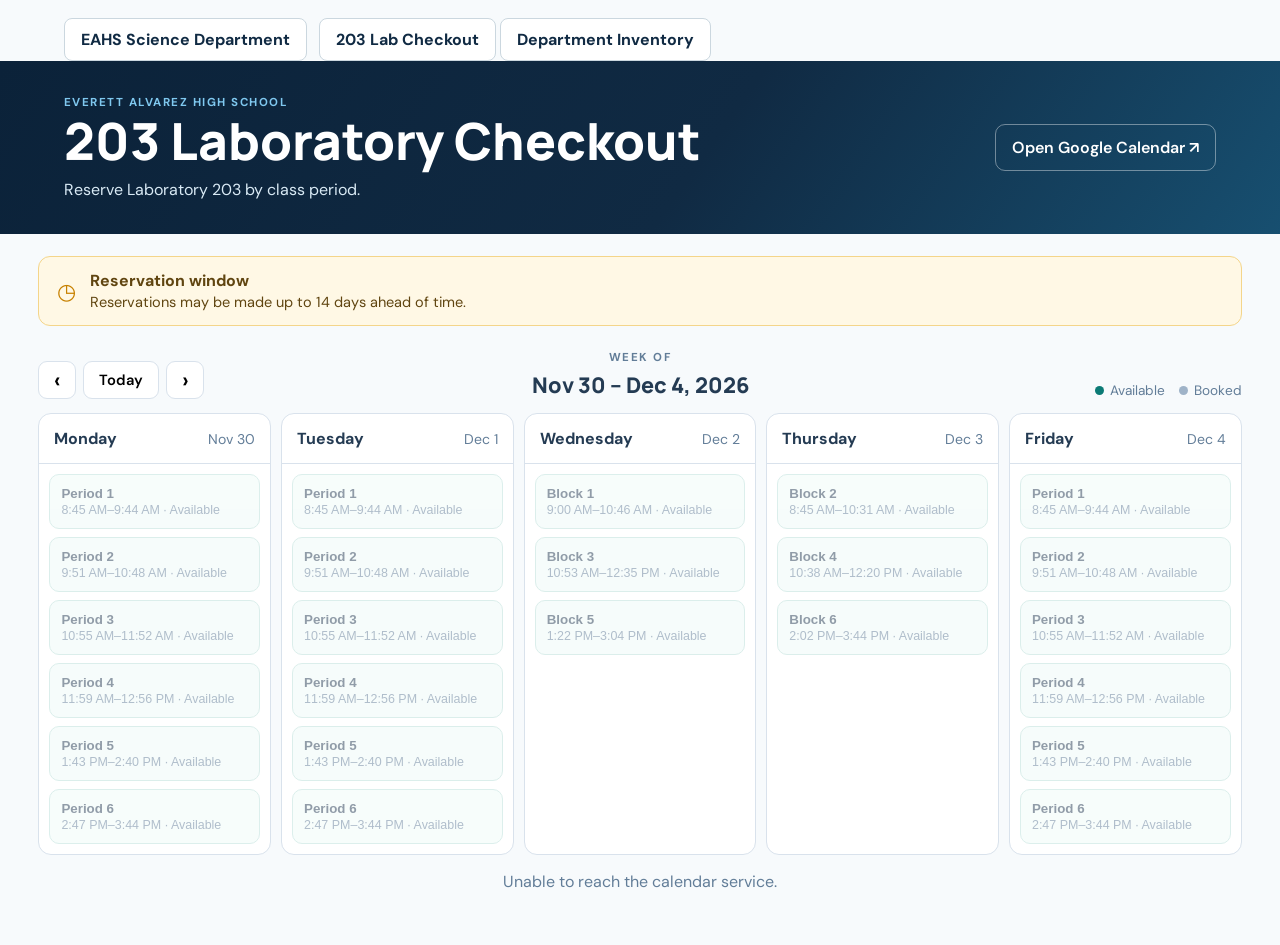
<file: lab-checkout.html>
<!doctype html>
<html lang="en">
<head>
  <meta charset="utf-8">
  <meta name="viewport" content="width=device-width, initial-scale=1">
  <meta name="theme-color" content="#102a43">
  <title>203 Laboratory Checkout</title>
  <link rel="preconnect" href="https://fonts.googleapis.com">
  <link rel="preconnect" href="https://fonts.gstatic.com" crossorigin>
  <link href="https://fonts.googleapis.com/css2?family=DM+Sans:wght@400;500;600;700&family=Manrope:wght@700;800&display=swap" rel="stylesheet">
  <link rel="stylesheet" href="styles.css">
</head>
<body>
  <nav class="department-nav" aria-label="Science department navigation">
    <a class="department-brand" href="index.html">EAHS Science Department</a>
    <div>
      <a class="active" href="lab-checkout.html">203 Lab Checkout</a>
      <a href="inventory.html">Department Inventory</a>
    </div>
  </nav>
  <header class="site-header">
    <div>
      <p class="eyebrow">Everett Alvarez High School</p>
      <h1>203 Laboratory Checkout</h1>
      <p class="subtitle">Reserve Laboratory 203 by class period.</p>
    </div>
    <a class="calendar-link" href="https://calendar.google.com/calendar/u/0?cid=Y183YWVmNGNjNzczZDQxNGQwYjQ0N2MxYTdhZDdlNmM5OTEwYzhiMTI3ZWY3ZDIyY2MyNDBiNDcyZDY5M2Y3ZDM1QGdyb3VwLmNhbGVuZGFyLmdvb2dsZS5jb20" target="_blank" rel="noopener">Open Google Calendar ↗</a>
  </header>

  <main>
    <section class="notice" aria-label="Reservation window">
      <span class="notice-icon">◷</span>
      <div><strong>Reservation window</strong><br><span>Reservations may be made up to 14 days ahead of time.</span></div>
    </section>

    <section class="toolbar" aria-label="Calendar controls">
      <div class="week-controls">
        <button id="prevWeek" class="icon-button" aria-label="Previous week">‹</button>
        <button id="today" class="text-button">Today</button>
        <button id="nextWeek" class="icon-button" aria-label="Next week">›</button>
      </div>
      <div>
        <p class="eyebrow">Week of</p>
        <h2 id="weekTitle">Loading…</h2>
      </div>
      <div class="legend"><span><i class="dot available"></i>Available</span><span><i class="dot booked"></i>Booked</span></div>
    </section>

    <div id="setupWarning" class="setup-warning" hidden>
      Preview mode is active. Add your Apps Script deployment URL in <code>config.js</code> to load live reservations and enable booking.
    </div>

    <section id="calendarGrid" class="calendar-grid" aria-live="polite"></section>
    <p id="status" class="status" role="status"></p>
  </main>

  <dialog id="bookingDialog">
    <form id="bookingForm" method="dialog">
      <div class="dialog-heading">
        <div><p class="eyebrow">New reservation</p><h2 id="slotHeading">Reserve lab</h2></div>
        <button type="button" id="closeDialog" class="close-button" aria-label="Close">×</button>
      </div>
      <input type="hidden" id="bookingDate" name="date">
      <input type="hidden" id="bookingSlot" name="slotId">
      <label>Teacher name<input name="teacherName" autocomplete="name" required maxlength="80"></label>
      <label>School email<input name="teacherEmail" type="email" autocomplete="email" required maxlength="120" placeholder="name@salinasuhsd.org"></label>
      <label>Course<select name="course" required>
        <option value="">Select a course</option>
        <option>AP Chemistry</option><option>AP Biology</option><option>Anatomy &amp; Physiology</option>
        <option>Chemistry</option><option>Biology</option><option>Physics</option><option>Environmental Science</option><option>Other</option>
      </select></label>
      <label>Activity / lab<input name="activity" required maxlength="100" placeholder="e.g., Titration lab"></label>
      <label class="checkbox"><input name="needsPrep" type="checkbox"> Lab setup or prep support is needed</label>
      <label>Notes <span class="optional">optional</span><textarea name="notes" rows="3" maxlength="500" placeholder="Equipment, safety, or setup details"></textarea></label>
      <p class="form-message" id="formMessage"></p>
      <div class="dialog-actions"><button type="button" id="cancelBooking" class="secondary">Cancel</button><button type="submit" id="submitBooking" class="primary">Reserve lab</button></div>
    </form>
  </dialog>

  <script src="config.js?v=3"></script>
  <script src="app.js"></script>
</body>
</html>
</file>
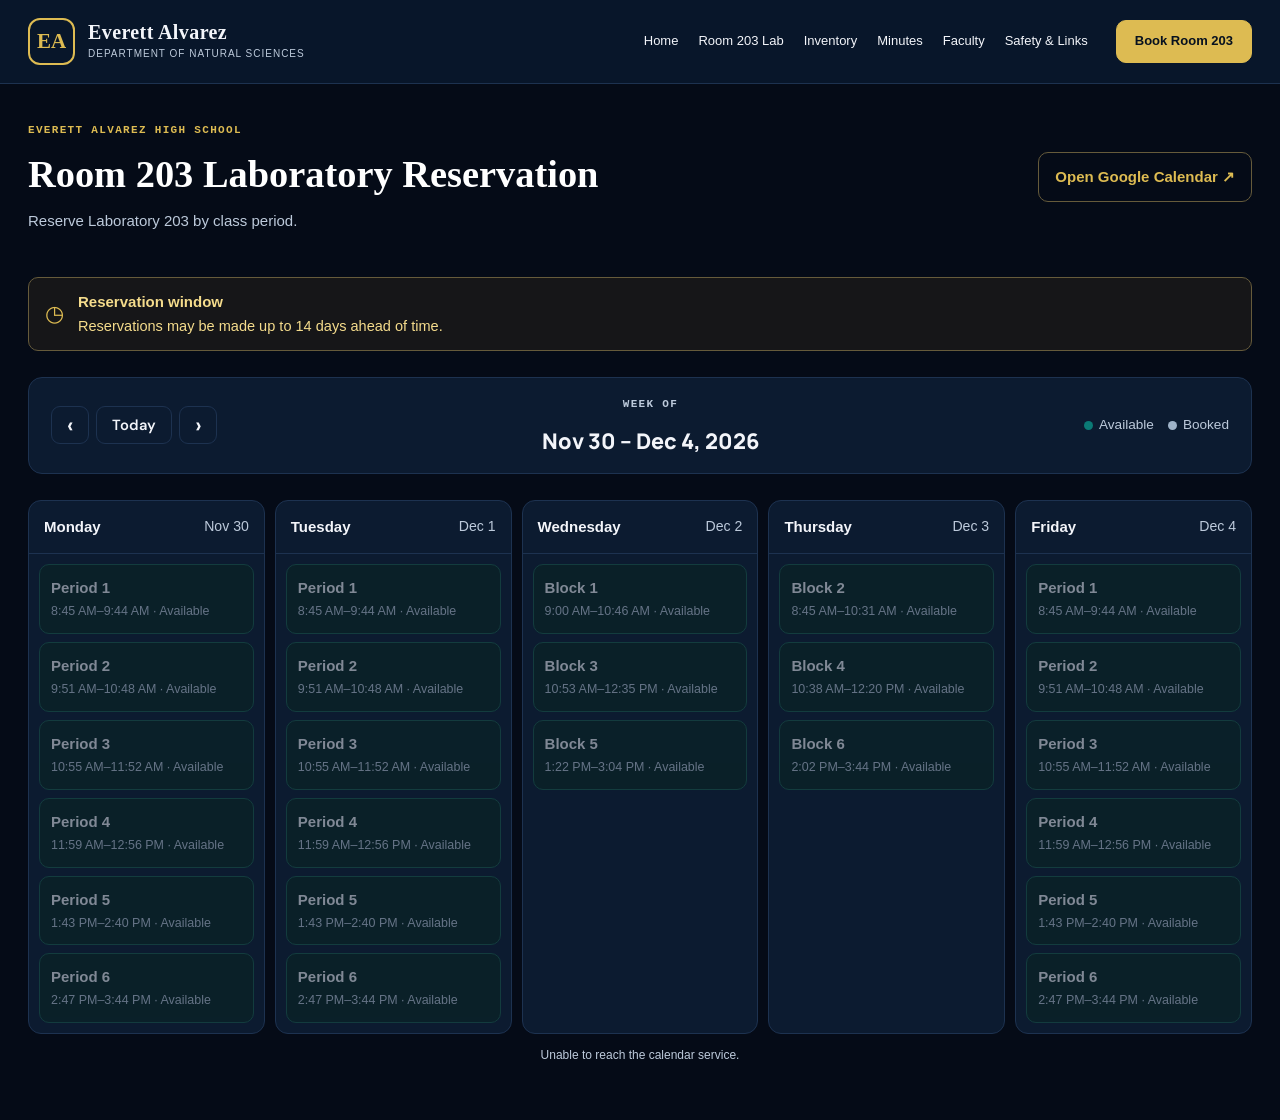
<file: reservations.html>
<!doctype html>
<html lang="en">
<head>
  <meta charset="utf-8">
  <meta name="viewport" content="width=device-width, initial-scale=1">
  <meta name="theme-color" content="#102a43">
  <title>Room 203 Laboratory Reservation</title>
  <link rel="preconnect" href="https://fonts.googleapis.com">
  <link rel="preconnect" href="https://fonts.gstatic.com" crossorigin>
  <link href="https://fonts.googleapis.com/css2?family=DM+Sans:wght@400;500;600;700&family=Manrope:wght@700;800&display=swap" rel="stylesheet">
  <link rel="stylesheet" href="styles.css?v=hub-20260929"><link rel="stylesheet" href="hub.css?v=hub-20260929">
</head>
<body><header class="hub-header"><div class="hub-head"><a class="hub-brand" href="https://script.google.com/a/macros/salinasuhsd.org/s/AKfycbx5wsf3Np-WKwCRUWLL2tjTP1Y7YpOdoJlv4B_3R0U5Tkx_tnaj5Xeo3XthRXNyXy8rSw/exec?page=hub" target="_top"><span class="hub-seal" aria-hidden="true">EA</span><span><strong>Everett Alvarez</strong><small>Department of Natural Sciences</small></span></a><nav class="hub-nav" aria-label="Department navigation"><a href="https://script.google.com/a/macros/salinasuhsd.org/s/AKfycbx5wsf3Np-WKwCRUWLL2tjTP1Y7YpOdoJlv4B_3R0U5Tkx_tnaj5Xeo3XthRXNyXy8rSw/exec?page=hub">Home</a><a href="reservations.html">Room 203 Lab</a><a href="inventory.html">Inventory</a><a href="https://script.google.com/a/macros/salinasuhsd.org/s/AKfycbx5wsf3Np-WKwCRUWLL2tjTP1Y7YpOdoJlv4B_3R0U5Tkx_tnaj5Xeo3XthRXNyXy8rSw/exec?page=hub&tab=meetings">Minutes</a><a href="https://script.google.com/a/macros/salinasuhsd.org/s/AKfycbx5wsf3Np-WKwCRUWLL2tjTP1Y7YpOdoJlv4B_3R0U5Tkx_tnaj5Xeo3XthRXNyXy8rSw/exec?page=hub&tab=faculty">Faculty</a><a href="https://script.google.com/a/macros/salinasuhsd.org/s/AKfycbx5wsf3Np-WKwCRUWLL2tjTP1Y7YpOdoJlv4B_3R0U5Tkx_tnaj5Xeo3XthRXNyXy8rSw/exec?page=hub&tab=links">Safety & Links</a></nav><a class="btn" href="reservations.html">Book Room 203</a></div></header>
  <header class="site-header">
    <div>
      <p class="eyebrow">Everett Alvarez High School</p>
      <h1>Room 203 Laboratory Reservation</h1>
      <p class="subtitle">Reserve Laboratory 203 by class period.</p>
    </div>
    <a class="calendar-link" href="https://calendar.google.com/calendar/u/0?cid=Y183YWVmNGNjNzczZDQxNGQwYjQ0N2MxYTdhZDdlNmM5OTEwYzhiMTI3ZWY3ZDIyY2MyNDBiNDcyZDY5M2Y3ZDM1QGdyb3VwLmNhbGVuZGFyLmdvb2dsZS5jb20" target="_blank" rel="noopener">Open Google Calendar ↗</a>
  </header>

  

  <main>
    <section class="notice" aria-label="Reservation window">
      <span class="notice-icon">◷</span>
      <div><strong>Reservation window</strong><br><span>Reservations may be made up to 14 days ahead of time.</span></div>
    </section>

    <section class="toolbar" aria-label="Calendar controls">
      <div class="week-controls">
        <button id="prevWeek" class="icon-button" aria-label="Previous week">‹</button>
        <button id="today" class="text-button">Today</button>
        <button id="nextWeek" class="icon-button" aria-label="Next week">›</button>
      </div>
      <div>
        <p class="eyebrow">Week of</p>
        <h2 id="weekTitle">Loading…</h2>
      </div>
      <div class="legend"><span><i class="dot available"></i>Available</span><span><i class="dot booked"></i>Booked</span></div>
    </section>

    <div id="setupWarning" class="setup-warning" hidden>
      Preview mode is active. Add your Apps Script deployment URL in <code>config.js</code> to load live reservations and enable booking.
    </div>

    <section id="calendarGrid" class="calendar-grid" aria-live="polite"></section>
    <p id="status" class="status" role="status"></p>
  </main>

  <dialog id="bookingDialog">
    <form id="bookingForm" method="dialog">
      <div class="dialog-heading">
        <div><p class="eyebrow">New reservation</p><h2 id="slotHeading">Reserve lab</h2></div>
        <button type="button" id="closeDialog" class="close-button" aria-label="Close">×</button>
      </div>
      <input type="hidden" id="bookingDate" name="date">
      <input type="hidden" id="bookingSlot" name="slotId">
      <label>Teacher name<input name="teacherName" autocomplete="name" required maxlength="80"></label>
      <label>School email<input name="teacherEmail" type="email" autocomplete="email" required maxlength="120" placeholder="name@salinasuhsd.org"></label>
      <label>Course<select name="course" required>
        <option value="">Select a course</option>
        <option>AP Chemistry</option><option>AP Biology</option><option>Anatomy &amp; Physiology</option>
        <option>Chemistry</option><option>Biology</option><option>Physics</option><option>Environmental Science</option><option>Other</option>
      </select></label>
      <label>Activity / lab<input name="activity" required maxlength="100" placeholder="e.g., Titration lab"></label>
      <label class="checkbox"><input name="needsPrep" type="checkbox"> Lab setup or prep support is needed</label>
      <label>Notes <span class="optional">optional</span><textarea name="notes" rows="3" maxlength="500" placeholder="Equipment, safety, or setup details"></textarea></label>
      <p class="form-message" id="formMessage"></p>
      <div class="dialog-actions"><button type="button" id="cancelBooking" class="secondary">Cancel</button><button type="submit" id="submitBooking" class="primary">Reserve lab</button></div>
    </form>
  </dialog>

  <script src="config.js?v=restored-20260929"></script>
  <script src="app.js?v=restored-20260929"></script>
</body>
</html>
</file>
<file: styles.css>
:root{--navy:#102a43;--blue:#1769aa;--sky:#eaf4fb;--teal:#0b7a75;--gold:#f2b134;--ink:#243b53;--muted:#627d98;--line:#d9e2ec;--paper:#f7fafc;--white:#fff;--danger:#b42318;--shadow:0 12px 32px rgba(16,42,67,.12)}
*{box-sizing:border-box}body{margin:0;background:var(--paper);color:var(--ink);font-family:"DM Sans",sans-serif}.site-header{background:linear-gradient(125deg,#0b2239,var(--navy) 55%,#174f70);color:#fff;padding:34px max(5vw,28px);display:flex;align-items:center;justify-content:space-between;gap:30px}.eyebrow{margin:0 0 5px;text-transform:uppercase;letter-spacing:.13em;font-size:.72rem;font-weight:700;color:#7fc8ef}.site-header h1{font:800 clamp(2rem,4vw,3.4rem)/1 "Manrope",sans-serif;margin:0}.subtitle{max-width:760px;margin:13px 0 0;color:#d9eaf5}.calendar-link{flex:none;color:#fff;text-decoration:none;border:1px solid #ffffff66;border-radius:10px;padding:12px 16px;font-weight:600}.calendar-link:hover{background:#ffffff12}main{width:min(1500px,94vw);margin:22px auto 50px}.notice{display:flex;gap:14px;align-items:center;background:#fff8e5;border:1px solid #f4d58a;border-radius:12px;padding:13px 18px;color:#604510}.notice-icon{font-size:1.4rem;color:#c78100}.notice span:last-child{font-size:.91rem}.toolbar{display:grid;grid-template-columns:1fr auto 1fr;align-items:end;margin:24px 0 14px}.toolbar h2{font:800 1.35rem "Manrope",sans-serif;margin:0}.toolbar .eyebrow{color:var(--muted);text-align:center}.week-controls{display:flex;gap:7px}.icon-button,.text-button,.close-button,.secondary,.primary{font:600 .92rem "DM Sans",sans-serif;cursor:pointer}.icon-button,.text-button{height:38px;border:1px solid var(--line);background:#fff}.icon-button{width:38px;border-radius:9px;font-size:1.4rem}.text-button{padding:0 15px;border-radius:9px}.legend{justify-self:end;display:flex;gap:14px;font-size:.85rem;color:var(--muted)}.legend span{display:flex;align-items:center;gap:6px}.dot{display:inline-block;width:9px;height:9px;border-radius:50%}.dot.available{background:var(--teal)}.dot.booked{background:#9fb3c8}.setup-warning{margin-bottom:12px;border-left:4px solid var(--gold);padding:10px 14px;background:#fff}.calendar-grid{display:grid;grid-template-columns:repeat(5,minmax(210px,1fr));gap:10px;overflow-x:auto}.day{background:#fff;border:1px solid var(--line);border-radius:13px;min-height:390px;overflow:hidden}.day.today{border-color:var(--blue);box-shadow:0 0 0 1px var(--blue)}.day-header{padding:14px 15px;border-bottom:1px solid var(--line);display:flex;justify-content:space-between;align-items:center}.day-name{font-weight:700}.day-date{color:var(--muted);font-size:.88rem}.slot-list{display:grid;gap:8px;padding:10px}.slot{width:100%;text-align:left;border:1px solid #b9dfd9;background:#effbf8;border-radius:10px;padding:11px;color:var(--ink);cursor:pointer;transition:.15s}.slot:hover{transform:translateY(-1px);border-color:var(--teal);box-shadow:0 5px 14px #0b7a7518}.slot strong,.slot span{display:block}.slot span{font-size:.78rem;color:var(--muted);margin-top:2px}.slot.booked{border-color:var(--line);background:#f0f4f8;cursor:not-allowed}.slot.booked strong{color:#627d98}.slot.past{opacity:.5;cursor:not-allowed}.empty-day{padding:25px 14px;color:var(--muted);text-align:center;font-size:.9rem}.status{text-align:center;color:var(--muted);min-height:24px}dialog{width:min(520px,calc(100vw - 28px));border:0;border-radius:16px;padding:0;box-shadow:var(--shadow)}dialog::backdrop{background:#071a2dcc;backdrop-filter:blur(3px)}form{padding:24px}.dialog-heading{display:flex;justify-content:space-between;align-items:start}.dialog-heading h2{margin:0;font:800 1.5rem "Manrope",sans-serif}.dialog-heading .eyebrow{color:var(--blue)}.close-button{border:0;background:none;font-size:1.8rem;color:var(--muted)}label{display:grid;gap:6px;margin-top:15px;font-weight:600;font-size:.88rem}input,select,textarea{width:100%;border:1px solid var(--line);border-radius:9px;padding:11px;font:400 .95rem "DM Sans",sans-serif;color:var(--ink);background:#fff}input:focus,select:focus,textarea:focus{outline:3px solid #1769aa22;border-color:var(--blue)}.checkbox{display:flex;grid-template-columns:auto 1fr;align-items:center}.checkbox input{width:auto}.optional{color:var(--muted);font-weight:400}.dialog-actions{display:flex;justify-content:flex-end;gap:9px;margin-top:20px}.secondary,.primary{border-radius:9px;padding:11px 16px}.secondary{border:1px solid var(--line);background:#fff}.primary{border:1px solid var(--blue);background:var(--blue);color:#fff}.primary:disabled{opacity:.55;cursor:wait}.form-message{font-size:.88rem;color:var(--danger);min-height:18px}@media(max-width:900px){.site-header{align-items:flex-start;flex-direction:column}.toolbar{grid-template-columns:1fr auto}.toolbar>div:nth-child(2){order:-1;grid-column:1/-1;margin-bottom:15px}.legend{display:none}.calendar-grid{grid-template-columns:repeat(5,240px)}}

.department-nav {display:flex;flex-wrap:wrap;gap:12px;max-width:1200px;margin:18px auto 0;padding:0 24px;}
.department-nav a {display:inline-block;padding:10px 16px;border-radius:8px;border:1px solid #cbd7df;text-decoration:none;color:#102a43;background:#fff;font-weight:700;}
.department-nav a[aria-current="page"] {background:#102a43;color:#fff;}
.department-nav a:focus-visible {outline:3px solid #d9ab48;outline-offset:3px;}
</file>
<file: hub.css>
:root{color-scheme:dark;--bg:#050b17;--surface:#0c1b30;--surface2:#10243d;--line:#1d3250;--gold:#ddbb52;--gold2:#f5dc8c;--blue:#316de5;--text:#f3f5fa;--muted:#bdcadb;--green:#45c7a2;--red:#ed8394}*{box-sizing:border-box}body{margin:0;background:var(--bg);color:var(--text);font-family:Arial,Helvetica,sans-serif;font-size:15px;line-height:1.6}a{color:var(--gold);text-decoration:none}a:hover{text-decoration:underline}button,input,select,textarea{font:inherit}button,a,input,select,textarea{touch-action:manipulation}button{cursor:pointer}button:disabled{opacity:.55;cursor:wait}button:focus-visible,a:focus-visible{outline:3px solid var(--gold2);outline-offset:4px}.hub-header{position:sticky;top:0;z-index:5;background:#09182cee;border-bottom:1px solid var(--line);backdrop-filter:blur(10px)}.hub-head{max-width:1280px;margin:auto;display:flex;gap:28px;align-items:center;padding:18px 28px}.hub-brand{display:flex;align-items:center;gap:13px;color:var(--text);white-space:nowrap}.hub-brand:hover{text-decoration:none}.hub-seal{display:grid;place-items:center;width:47px;height:47px;border:2px solid var(--gold);border-radius:12px;color:var(--gold);font:700 21px Georgia,serif}.hub-brand strong{font:700 20px Georgia,serif;letter-spacing:.02em}.hub-brand small{display:block;color:var(--muted);font-size:10px;letter-spacing:.1em;text-transform:uppercase}.hub-nav{display:flex;align-items:center;gap:20px;margin-left:auto;white-space:nowrap}.hub-nav a,.hub-nav button{font-size:13px;color:var(--text);background:none;border:0;padding:5px 0}.hub-nav button.active{color:var(--gold)}.btn{display:inline-flex;align-items:center;justify-content:center;gap:7px;padding:11px 18px;border:1px solid var(--gold);border-radius:10px;background:var(--gold);color:#07111f;font-weight:700;font-size:13px;line-height:1.4;text-decoration:none}.btn:hover{background:var(--gold2);text-decoration:none}.btn.secondary{background:var(--surface2);color:var(--text);border-color:var(--blue)}.btn.subtle{background:transparent;color:var(--gold);border-color:#665b3b}.btn.small{padding:7px 11px;font-size:12px}.hub-shell{max-width:1280px;margin:auto;padding:38px 28px 70px}.eyebrow{font-family:monospace;font-size:11px;font-weight:700;letter-spacing:.12em;text-transform:uppercase;color:var(--gold);margin:0 0 12px}.hub-hero{position:relative;padding:42px 0 52px;isolation:isolate}.hub-hero h1{font:700 clamp(38px,4.8vw,65px)/1.05 Georgia,serif;letter-spacing:-.025em;margin:20px 0 24px}.hub-hero h1 span{color:var(--gold2)}.hub-hero p{font-size:18px;max-width:650px;color:var(--muted);line-height:1.7;margin-bottom:28px}.hero-grid{position:fixed;inset:0;pointer-events:none;z-index:-1;background-image:linear-gradient(#15315420 1px,transparent 1px),linear-gradient(90deg,#15315420 1px,transparent 1px);background-size:48px 48px;mask-image:linear-gradient(black,transparent 70%)}.atom{position:absolute;right:5%;top:100px;width:260px;height:260px;opacity:.25;z-index:-1}.row{display:flex;gap:12px;align-items:center;flex-wrap:wrap}.cards{display:grid;grid-template-columns:repeat(3,minmax(0,1fr));gap:22px}.card,.panel{background:var(--surface);border:1px solid var(--line);border-radius:16px;padding:24px;min-width:0}.card{display:flex;flex-direction:column}.card h2,.card h3{font-size:18px;line-height:1.4;margin:9px 0}.card p{color:var(--muted);font-size:13px;line-height:1.7;margin:8px 0 22px;white-space:pre-line;overflow-wrap:anywhere}.card-footer{display:flex;gap:12px;align-items:center;justify-content:space-between;border-top:1px solid var(--line);padding-top:16px;margin-top:auto;flex-wrap:wrap}.card-icon{width:44px;height:44px;display:grid;place-items:center;border:1px solid #665b3b;border-radius:12px;color:var(--gold);background:#e2bb5212;font-size:24px;margin-bottom:18px}.card time{font-family:monospace;font-size:12px;color:var(--gold);font-weight:700}.tag{display:inline-block;font-size:10px;border:1px solid #395581;padding:2px 7px;border-radius:4px;color:#a7c7f7;background:#21406a55}.tag.gold{color:var(--gold2);border-color:#665b3b;background:#59442155}.tag.green{color:var(--green);border-color:#1b5d4c}.muted{color:var(--muted)}.section-head{display:flex;justify-content:space-between;align-items:flex-end;gap:20px;margin:50px 0 24px}.section-head h1,.section-head h2,.page-title{font:700 clamp(26px,3vw,36px)/1.2 Georgia,serif;margin:0 0 12px}.section-head p{margin:0;color:var(--muted);max-width:730px}.toolbar{display:flex;gap:16px;align-items:center;justify-content:space-between;flex-wrap:wrap;background:var(--surface);border:1px solid var(--line);padding:18px 22px;border-radius:14px;margin:26px 0}.toolbar input{max-width:420px}.empty{border:1px dashed #334966;border-radius:14px;padding:28px;color:var(--muted);background:#0a172844}.empty h3{color:var(--text);margin:0 0 8px}.empty p{margin:0 0 18px}label{display:grid;gap:6px;font-size:13px;color:var(--muted)}input,select,textarea{width:100%;border:1px solid #365080;border-radius:8px;background:#050e1d;color:var(--text);padding:10px 12px;min-width:0}input:focus,select:focus,textarea:focus{outline:2px solid var(--blue);outline-offset:1px}textarea{resize:vertical}input[type=checkbox]{width:auto}input[type=date],input[type=time]{color-scheme:dark}.formgrid{display:grid;grid-template-columns:1fr 1fr;gap:16px}.full{grid-column:1/-1}.check{display:flex;align-items:center;gap:9px}.tablewrap{overflow:auto}table{width:100%;border-collapse:collapse;font-size:13px}th{text-align:left;text-transform:uppercase;font-family:monospace;color:var(--gold);font-size:11px;letter-spacing:.06em;background:#071221;padding:13px;white-space:nowrap}td{border-bottom:1px solid var(--line);padding:14px 13px;vertical-align:top}td small{display:block;color:var(--muted);margin-top:5px}.notice{border:1px solid #665b3b;padding:12px 16px;margin:0 0 20px;border-radius:10px;background:#59442133}.notice.error{border-color:#853b50;color:#ffc0cb}.status{color:var(--muted);font-size:12px}.hub-footer{max-width:1280px;margin:auto;padding:25px 28px;border-top:1px solid var(--line);display:flex;justify-content:space-between;gap:20px;color:var(--muted);font-size:12px}dialog{width:min(680px,calc(100vw - 30px));border:1px solid var(--line);border-radius:16px;padding:0;background:var(--surface);color:var(--text);max-height:90vh;box-shadow:0 24px 80px #0008}dialog::backdrop{background:#01040bd9}.modal-head{padding:20px 24px;border-bottom:1px solid var(--line);display:flex;align-items:center;justify-content:space-between}.modal-head h2{font:700 24px Georgia,serif;margin:0}.close{background:none;color:var(--muted);border:0;font-size:27px}.modal-body{padding:24px;overflow:auto;max-height:calc(90vh - 75px)}.formactions{display:flex;justify-content:flex-end;gap:10px;margin-top:24px}.form-error{color:#ffb6c4;font-size:13px;white-space:pre-line}.subhead{font-size:20px;margin:24px 0 18px}.department-nav a{color:var(--gold)}@media(max-width:1050px){.hub-head{flex-wrap:wrap;gap:12px}.hub-nav{width:100%;margin-left:0;overflow:auto;gap:22px}.hub-head>.btn{margin-left:auto}.atom{opacity:.12}.cards{gap:14px}.card{padding:20px}}@media(max-width:760px){.hub-shell{padding:24px 18px 45px}.hub-head{padding:15px 18px}.hub-brand strong{font-size:17px}.hub-brand small{font-size:9px}.cards{grid-template-columns:1fr}.section-head{align-items:flex-start;flex-direction:column;margin-top:35px}.hub-hero{padding:26px 0 36px}.hub-hero p{font-size:16px}.atom{right:0;width:200px}.formgrid{grid-template-columns:1fr}.full{grid-column:auto}.hub-footer{flex-direction:column}.toolbar input{max-width:100%}}

/* Department hub theme for the existing reservation controls. */
body{background:#050b17;color:#f3f5fa}.site-header{background:#050b17;padding:38px max(calc((100vw - 1224px)/2),28px) 22px}.site-header h1{font-family:Georgia,serif;font-size:clamp(28px,3vw,40px);font-weight:700;line-height:1.15}.site-header .eyebrow{color:#ddbb52}.subtitle{color:#bdcadb}.calendar-link{color:#ddbb52;border-color:#665b3b}.site-header+.department-nav{display:none}main{width:min(1224px,calc(100vw - 56px))}.notice{background:#59442133;border-color:#665b3b;color:#f5dc8c}.notice-icon{color:#ddbb52}.toolbar h2{color:#f3f5fa}.icon-button,.text-button{background:#0c1b30;border-color:#1d3250;color:#f3f5fa}.legend,.day-date,.status{color:#bdcadb}.day{background:#0c1b30;border-color:#1d3250}.day-header{border-color:#1d3250}.day.today{border-color:#ddbb52;box-shadow:none}.slot{background:#092622;border-color:#1b5d4c;color:#f3f5fa}.slot span{color:#bdcadb}.slot.booked{background:#25182b;border-color:#603046}.slot.booked strong{color:#e6bfd0}.empty-day{color:#bdcadb}.primary{background:#ddbb52;border-color:#ddbb52;color:#07111f}.secondary{background:#10243d;border-color:#365080;color:#f3f5fa}dialog{background:#0c1b30;color:#f3f5fa;border:1px solid #1d3250}.dialog-heading h2{font-family:Georgia,serif}.dialog-heading .eyebrow{color:#ddbb52}input,select,textarea{background:#050e1d;border-color:#365080;color:#f3f5fa}.setup-warning{background:#59442133;color:#f5dc8c}.department-nav a{background:#10243d;color:#f3f5fa;border-color:#365080}.hub-footer{margin-top:30px}@media(max-width:760px){main{width:calc(100vw - 36px)}.site-header{padding:28px 18px}.hub-head>.btn{margin-left:auto}}

input::placeholder,textarea::placeholder{color:#adbbcd;opacity:1}
</file>
